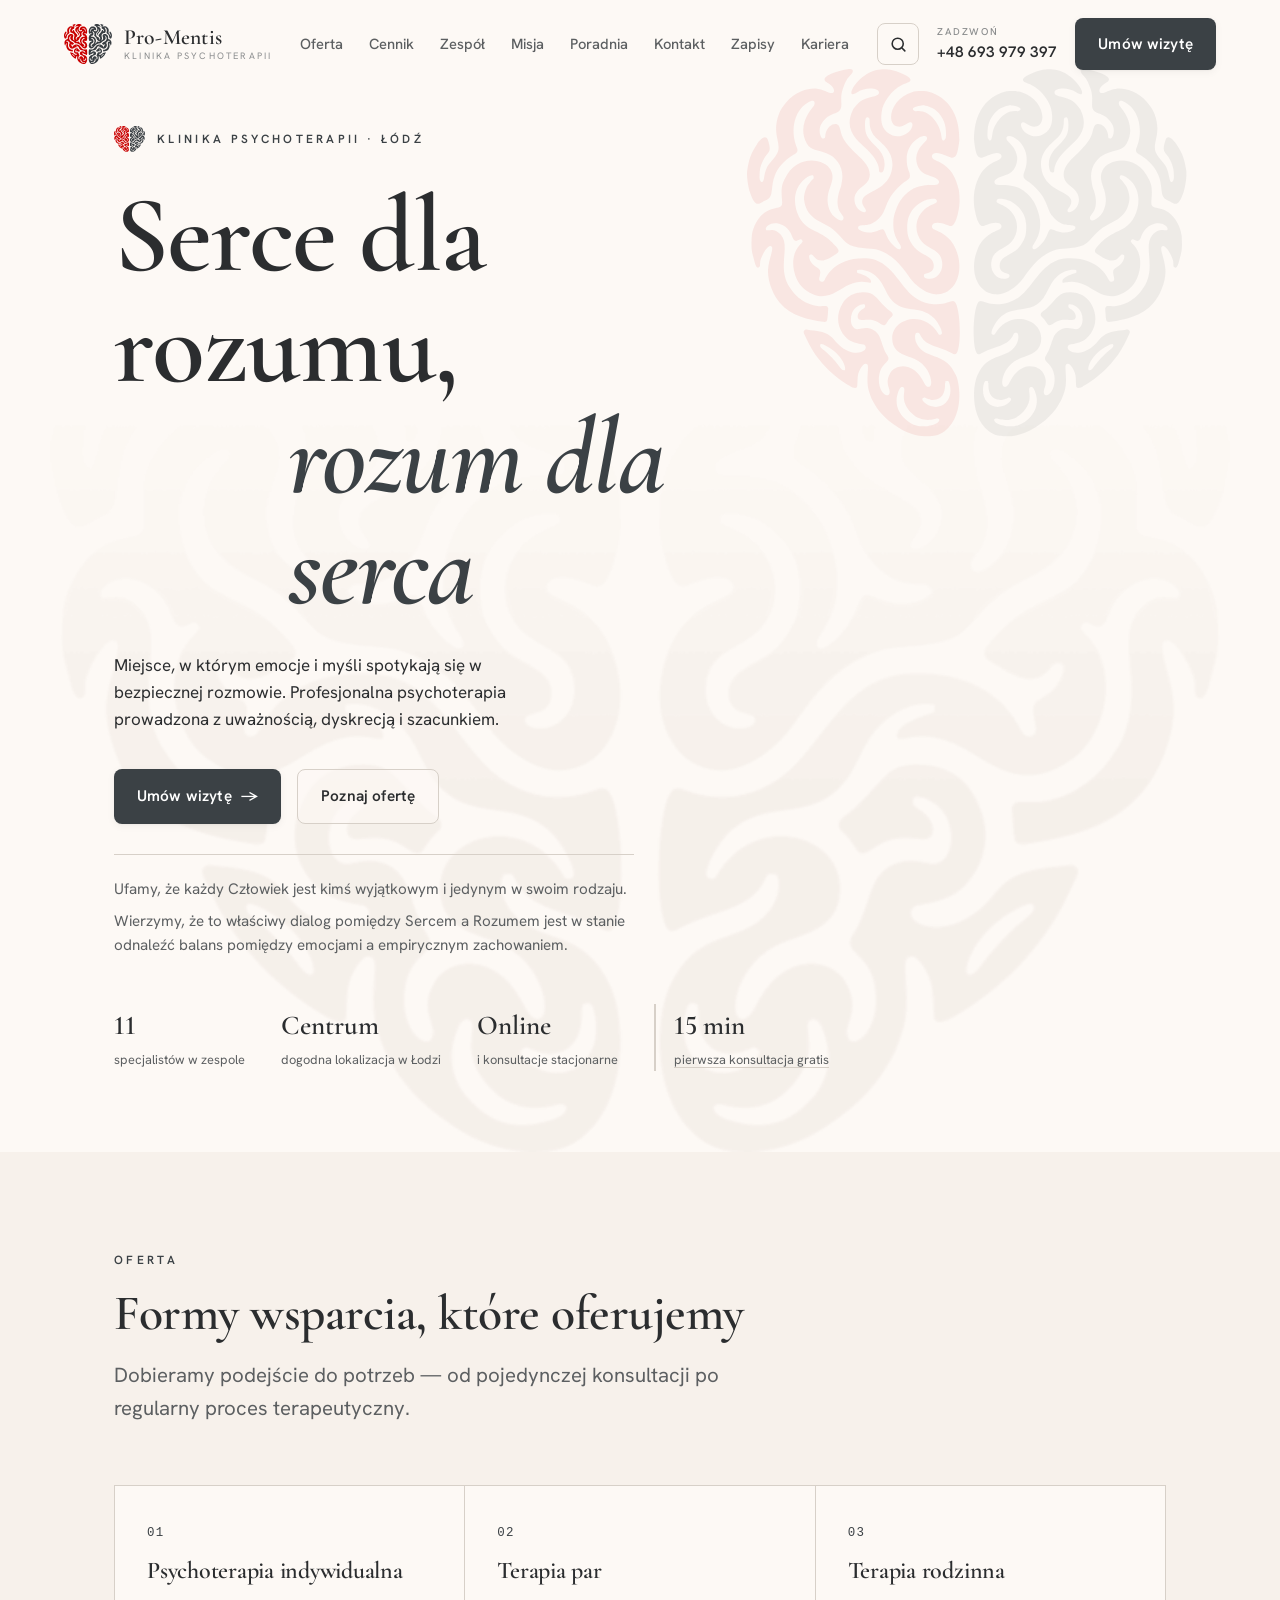
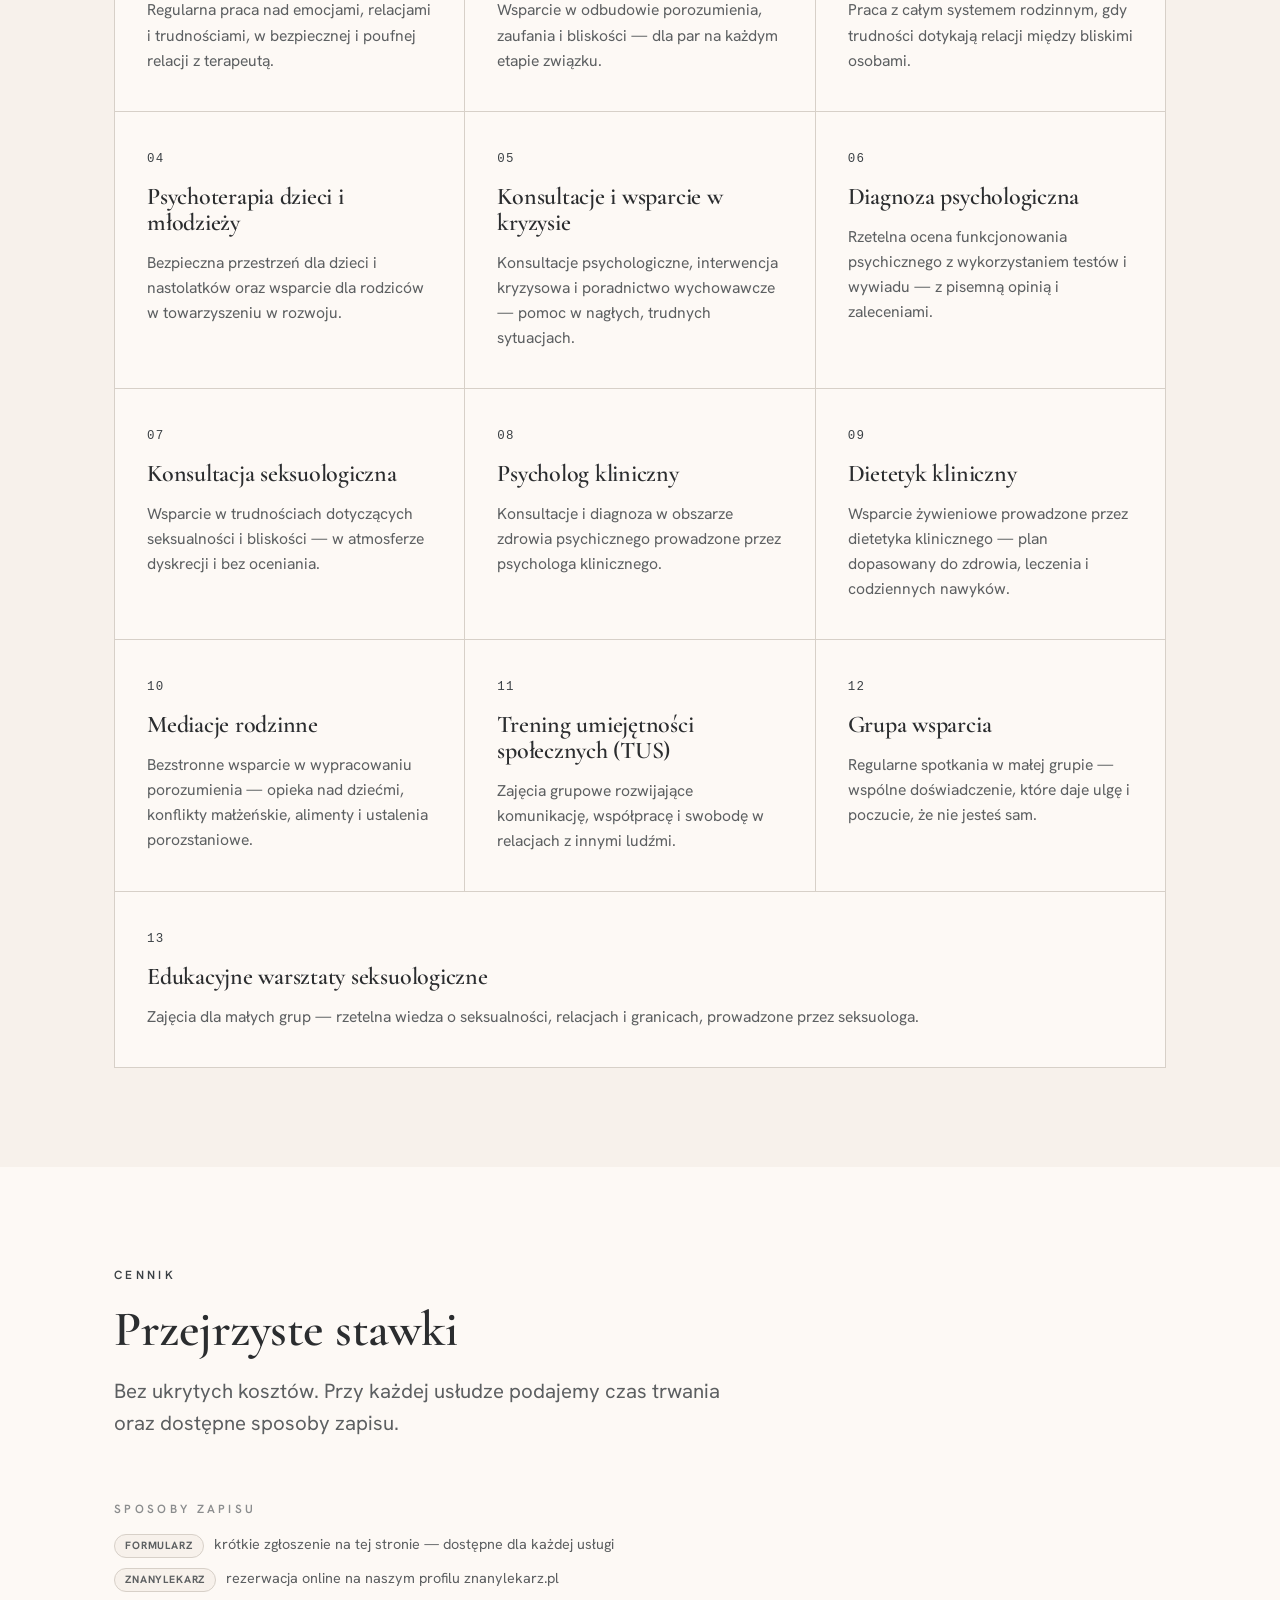
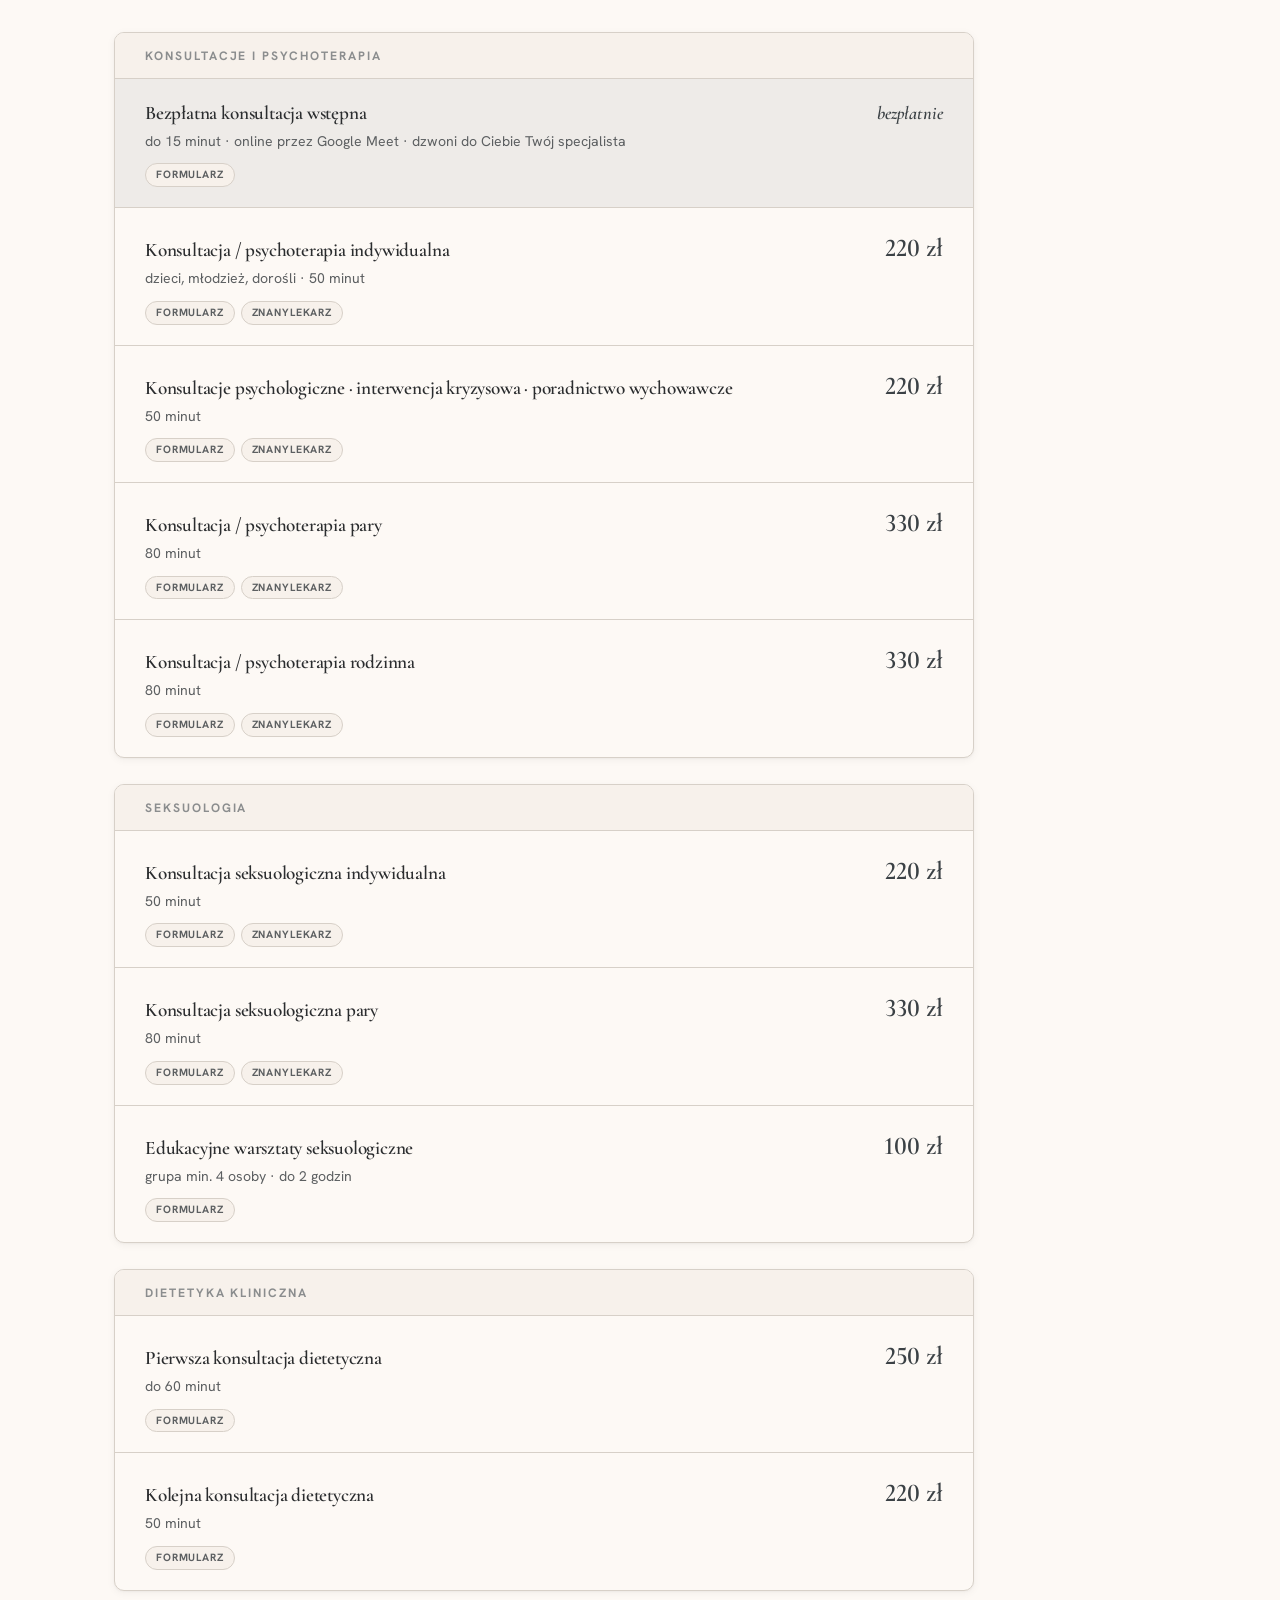
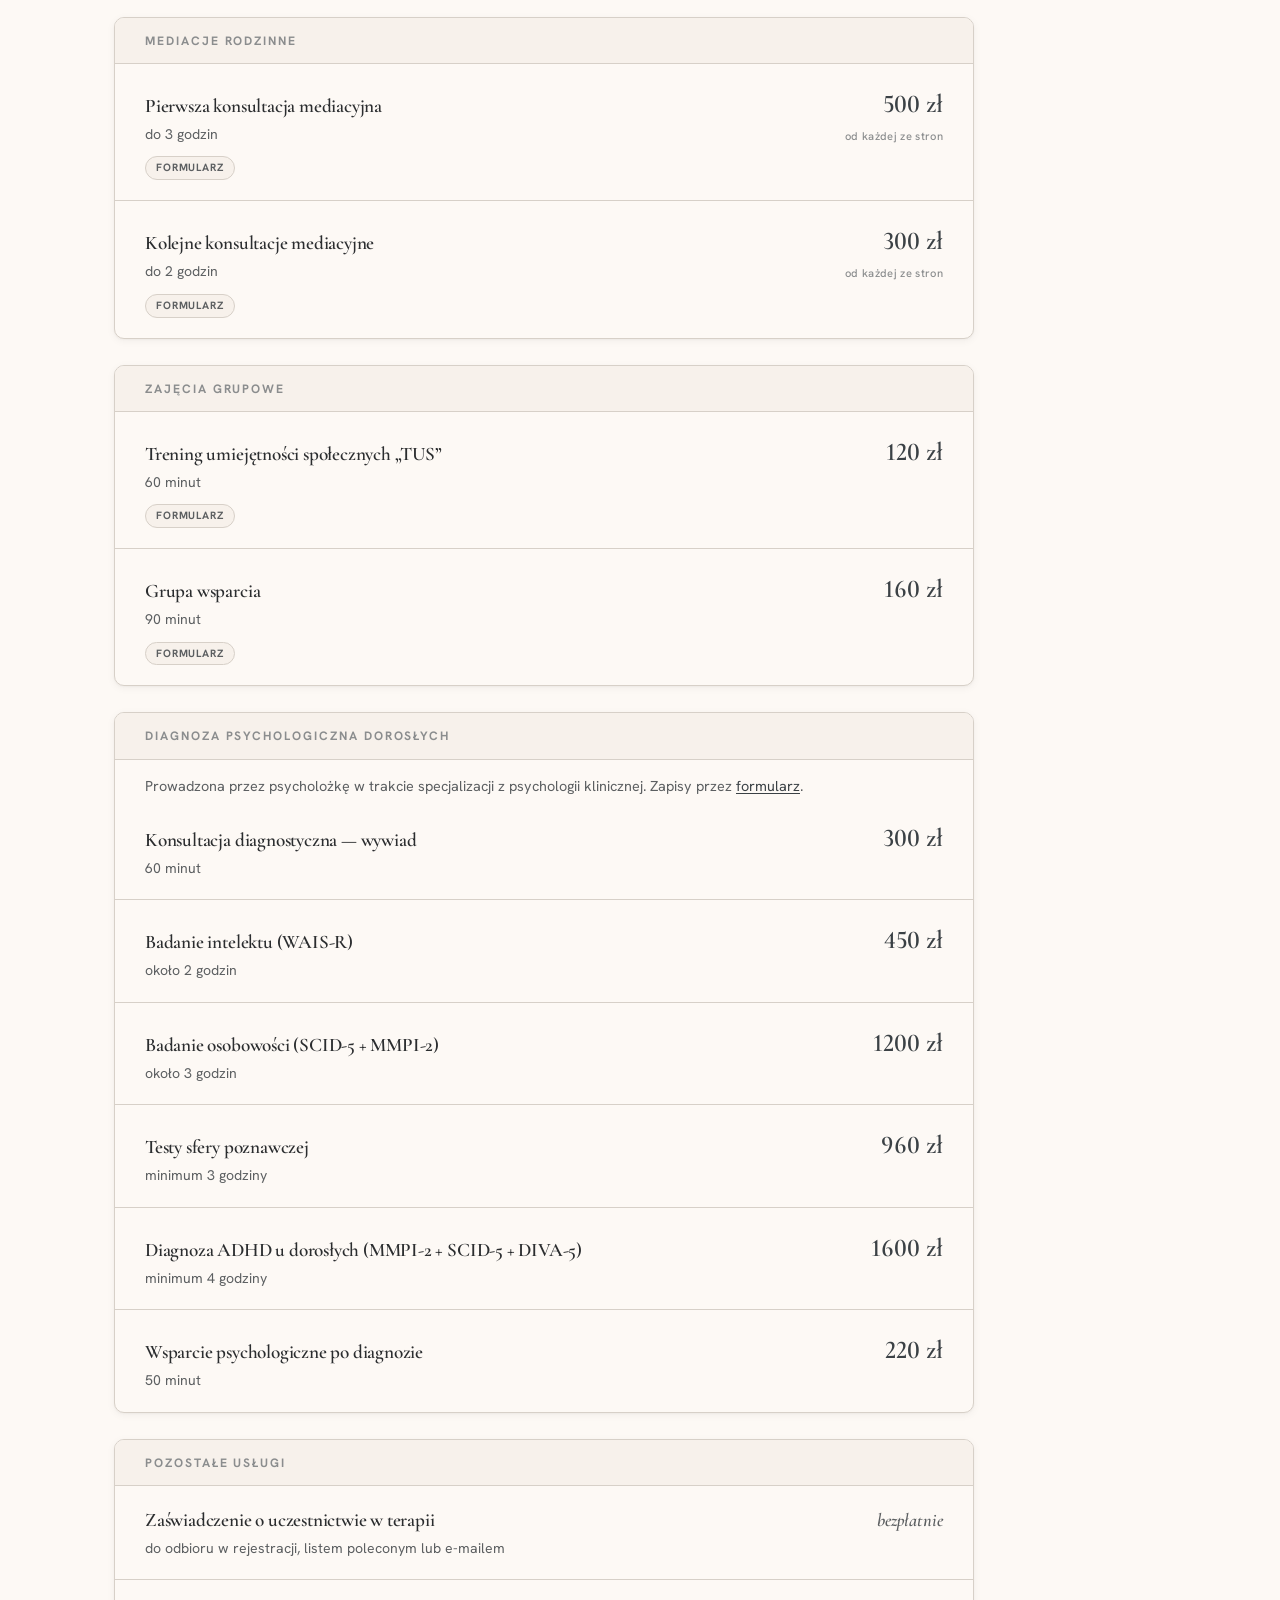
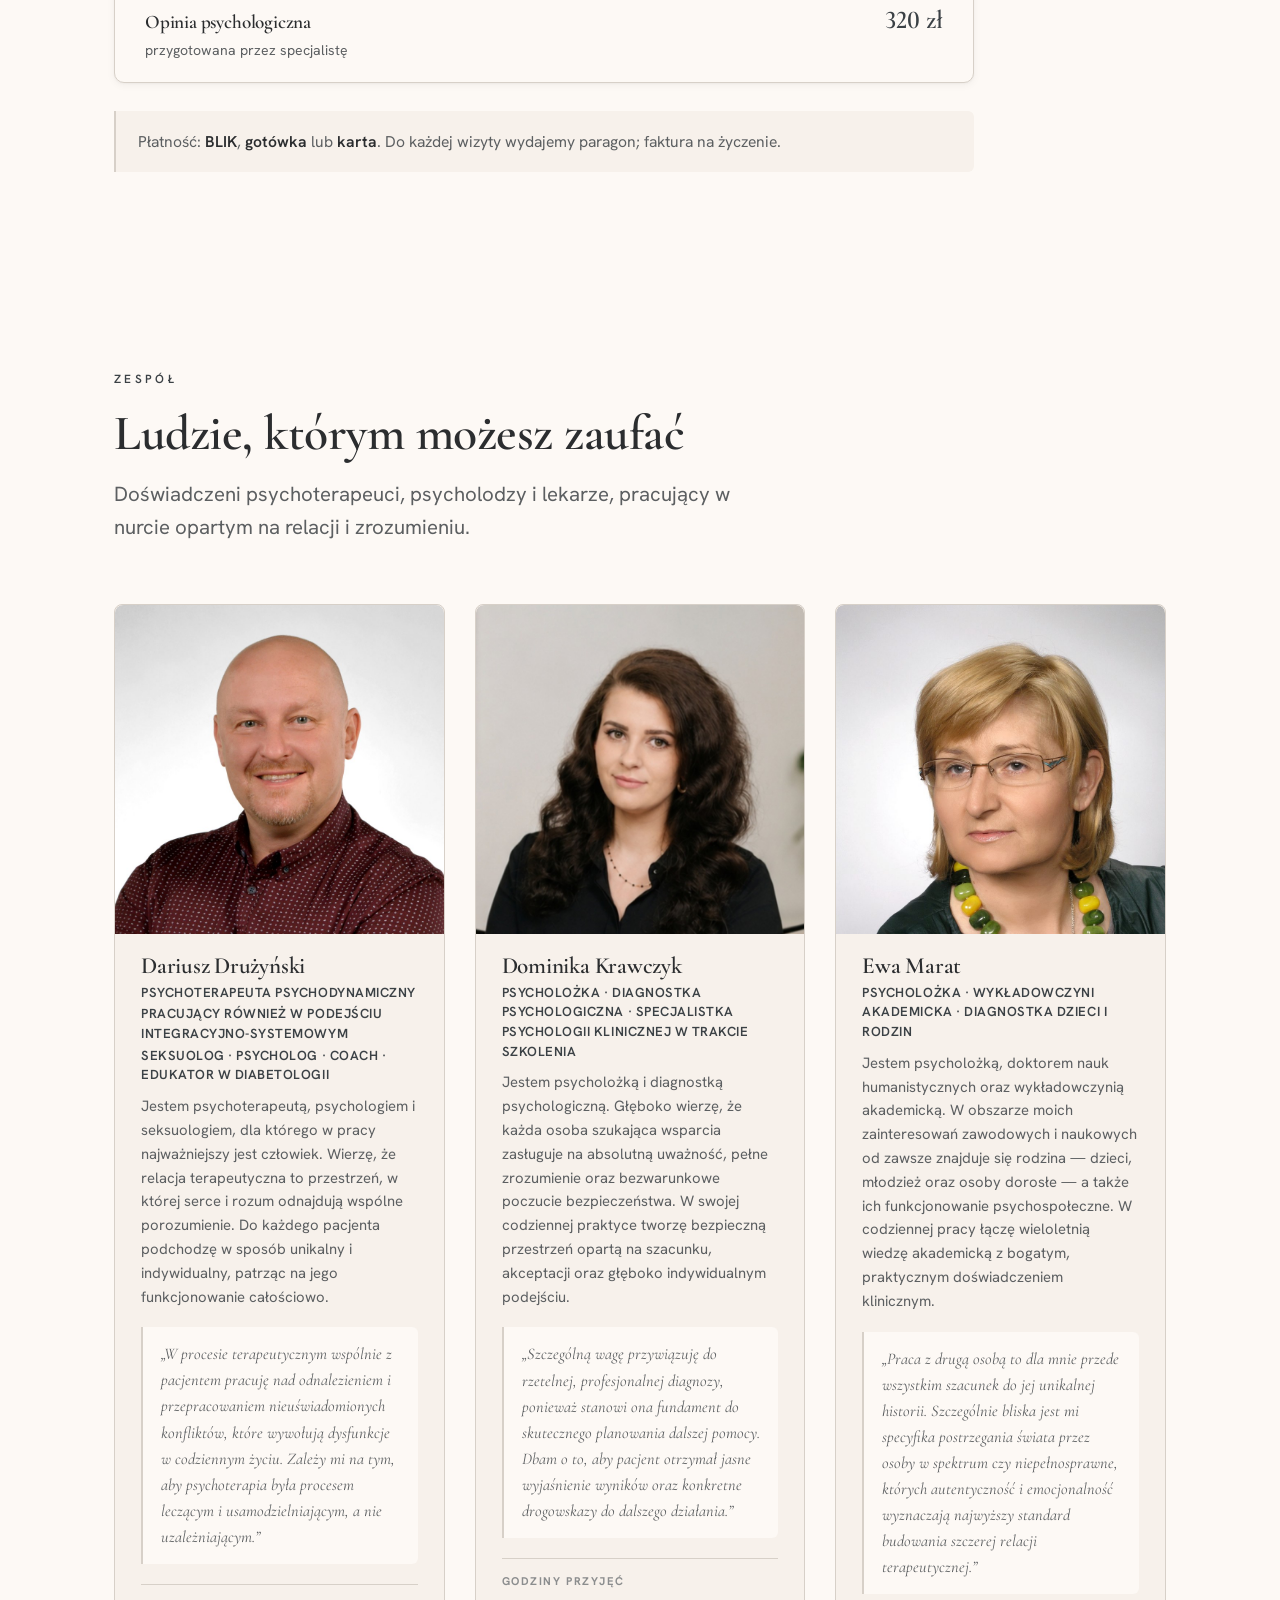
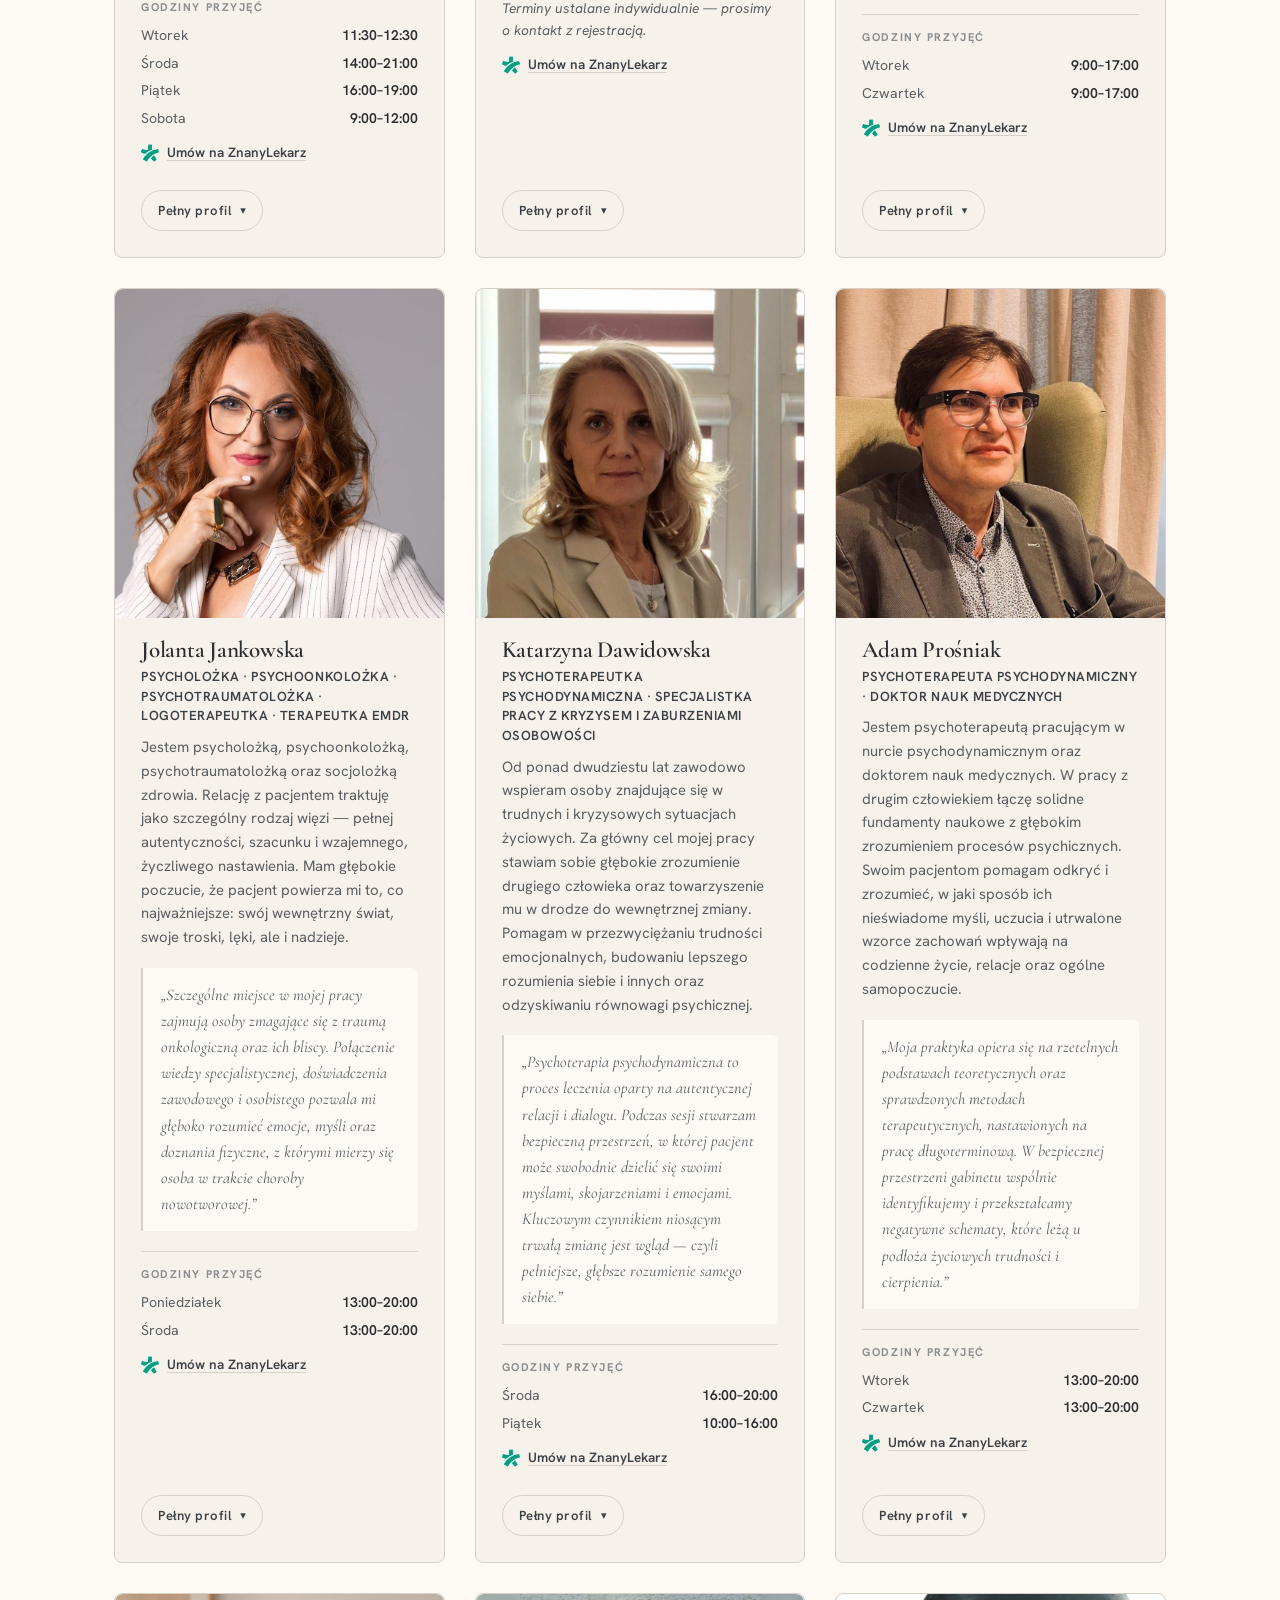
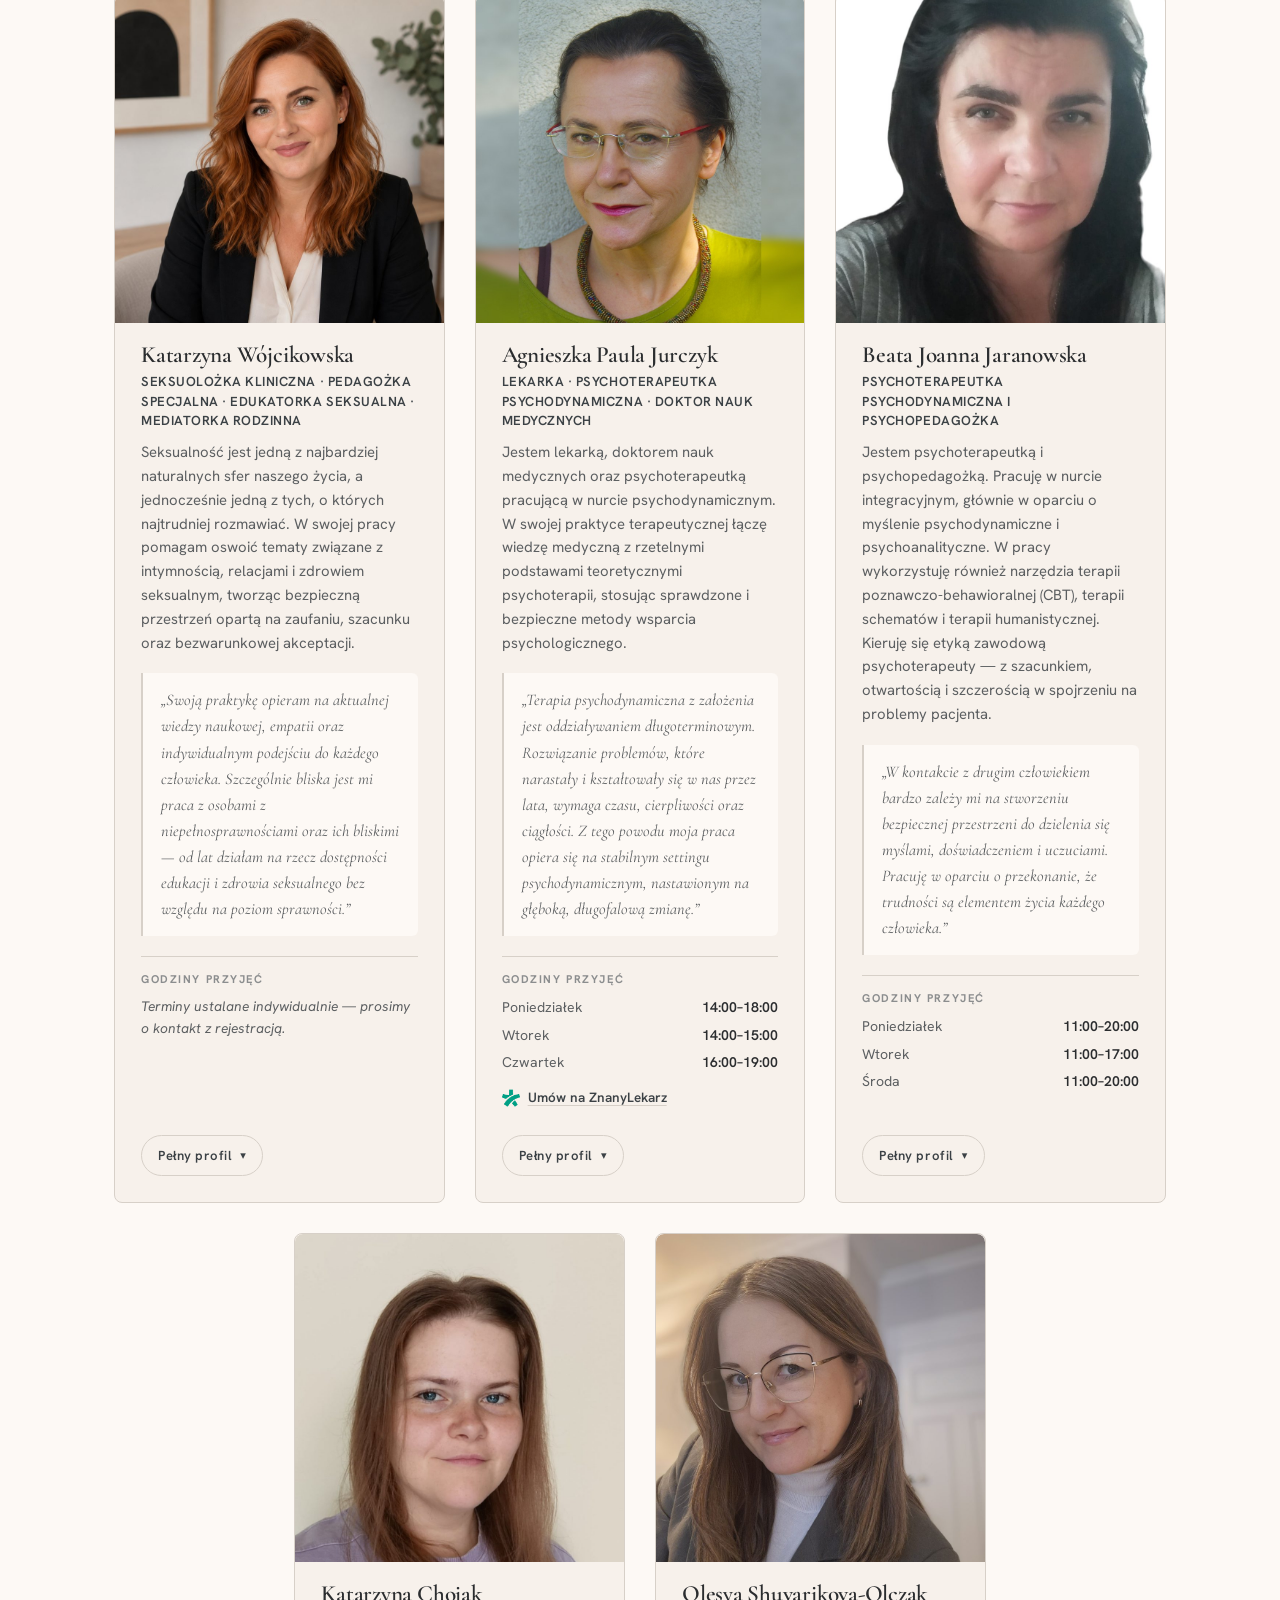
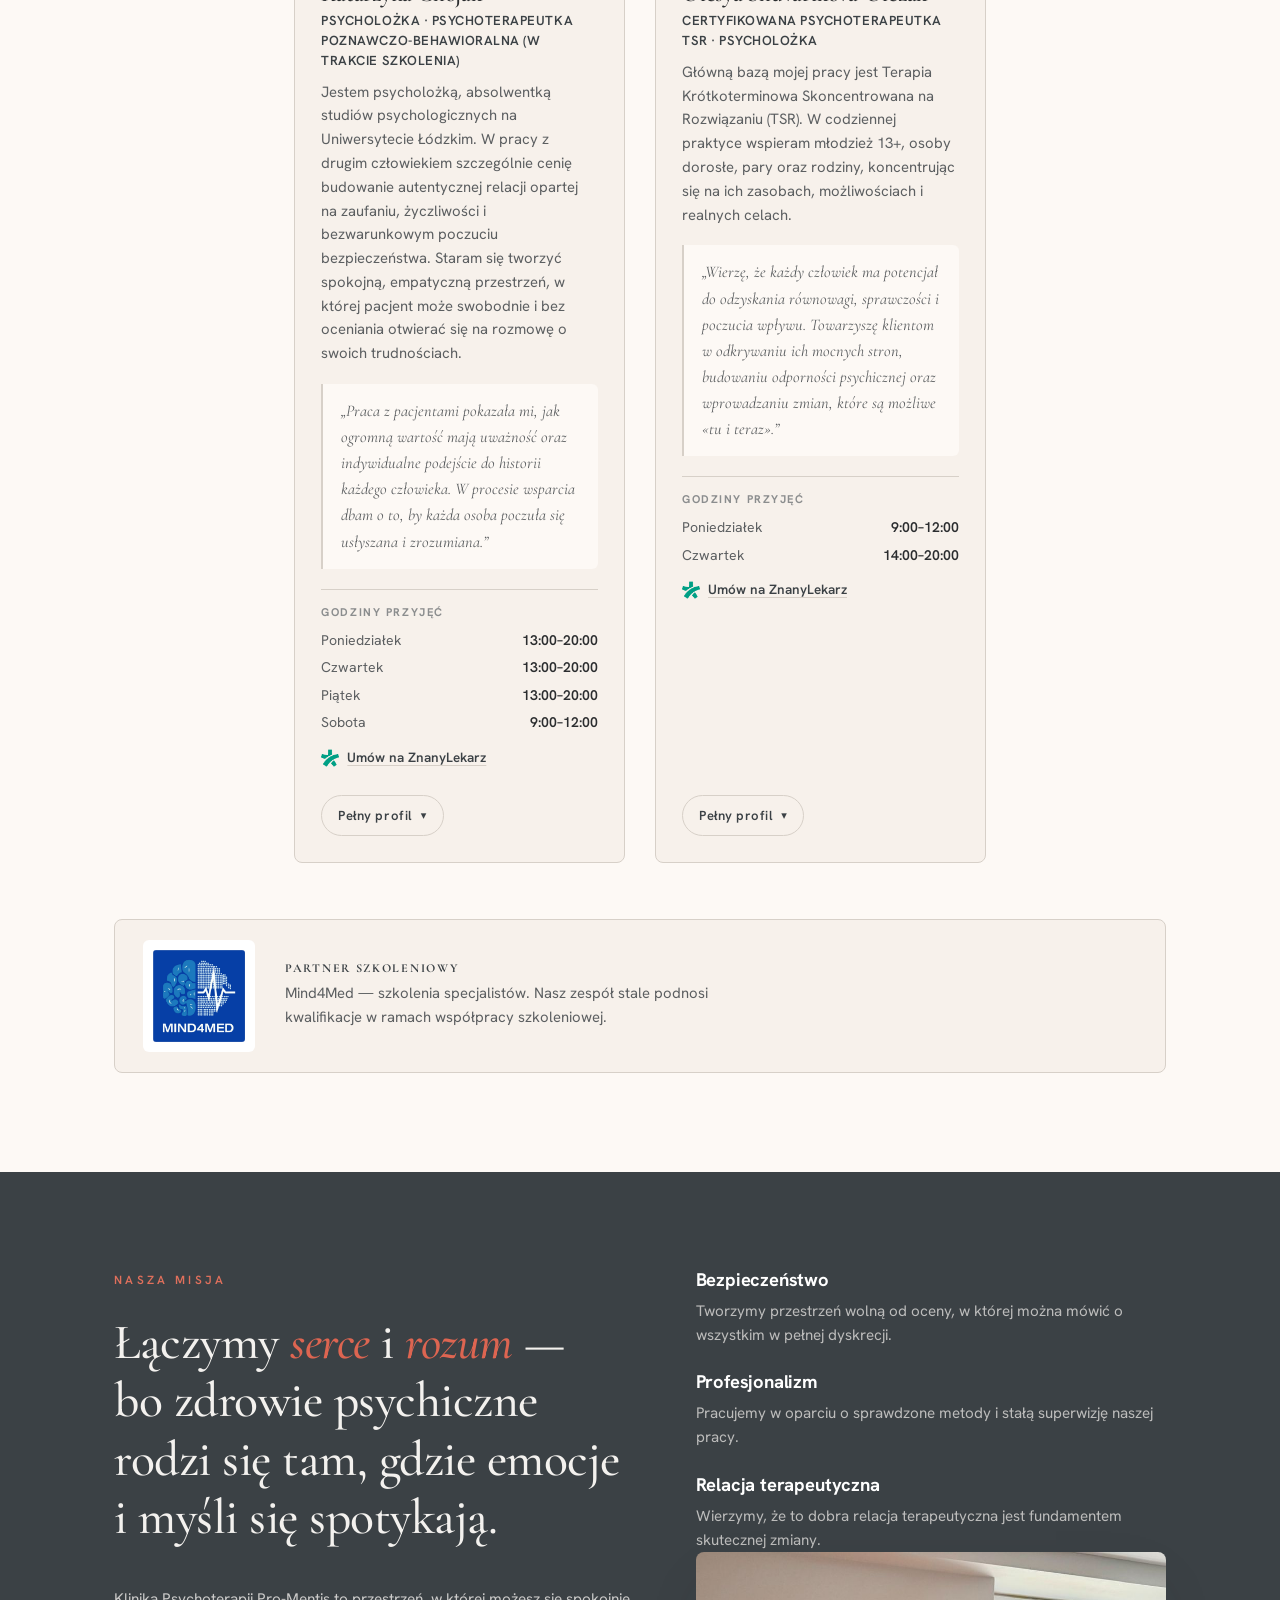
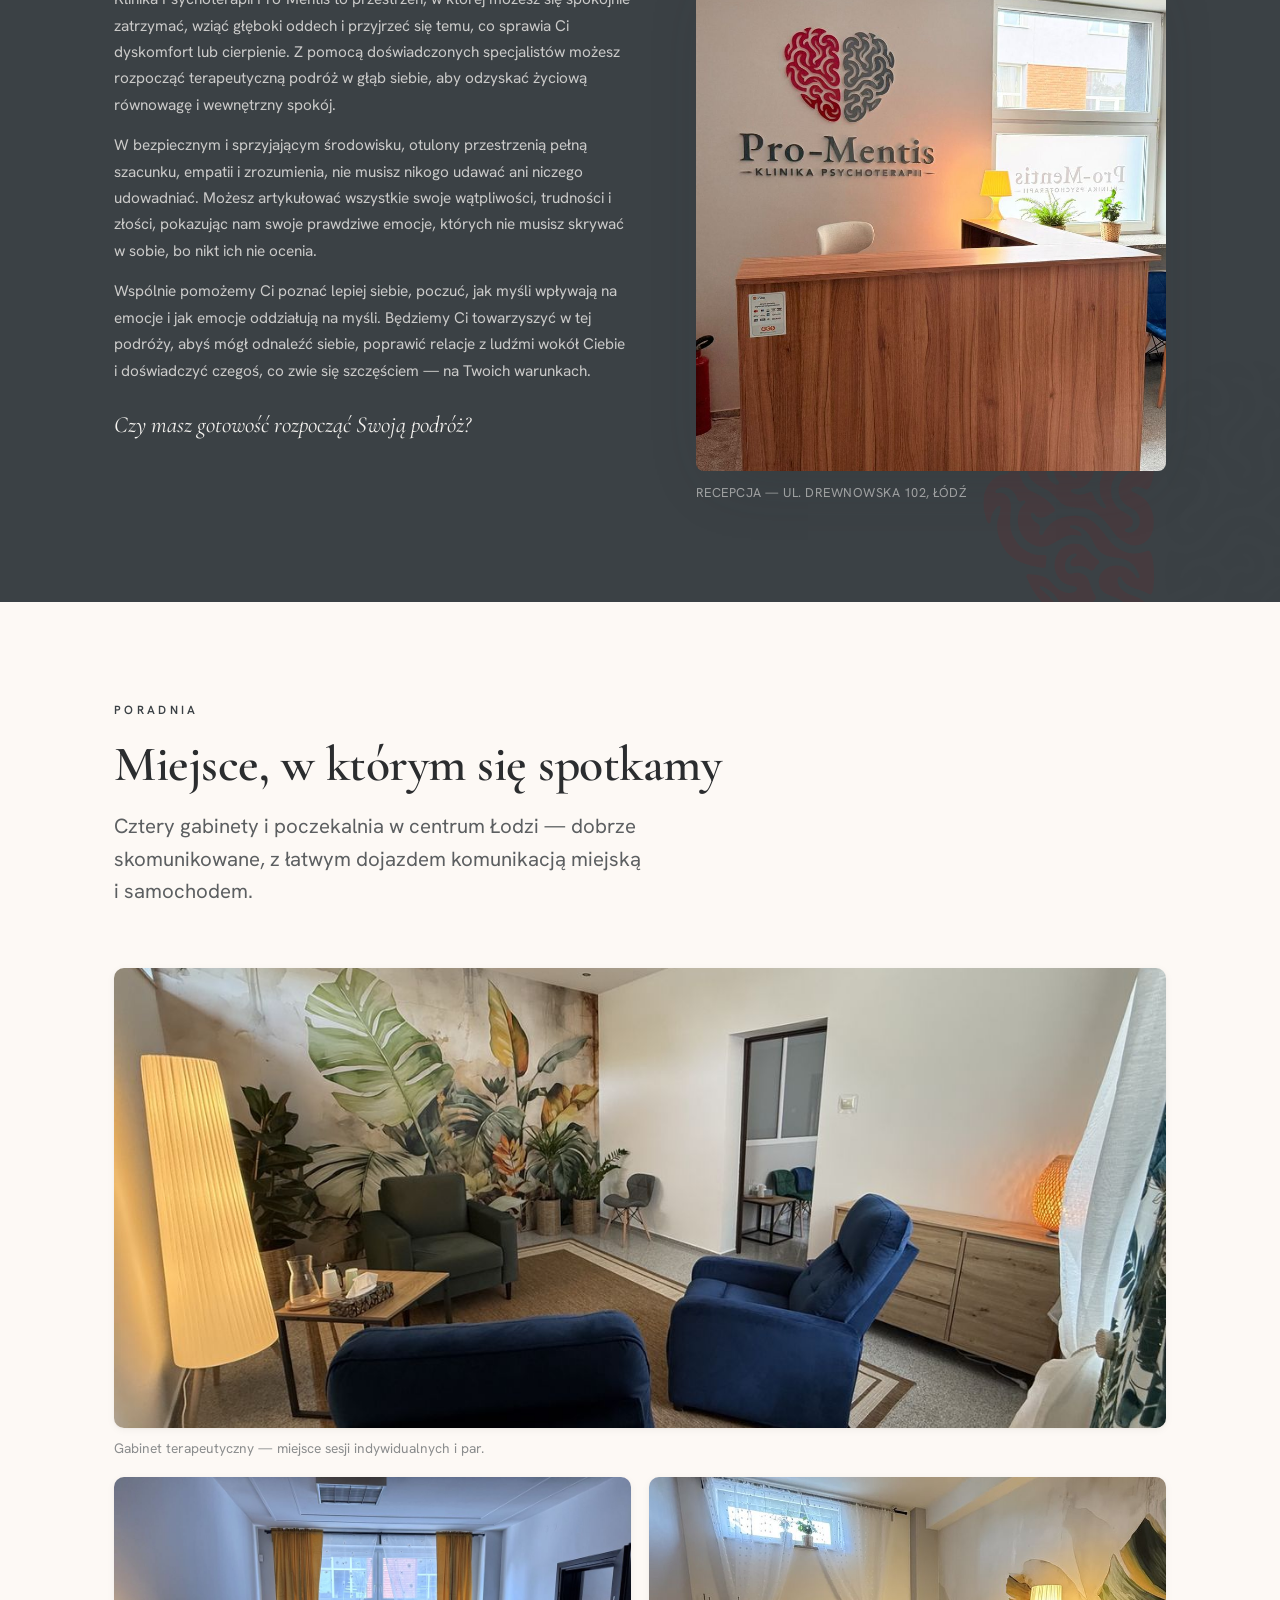
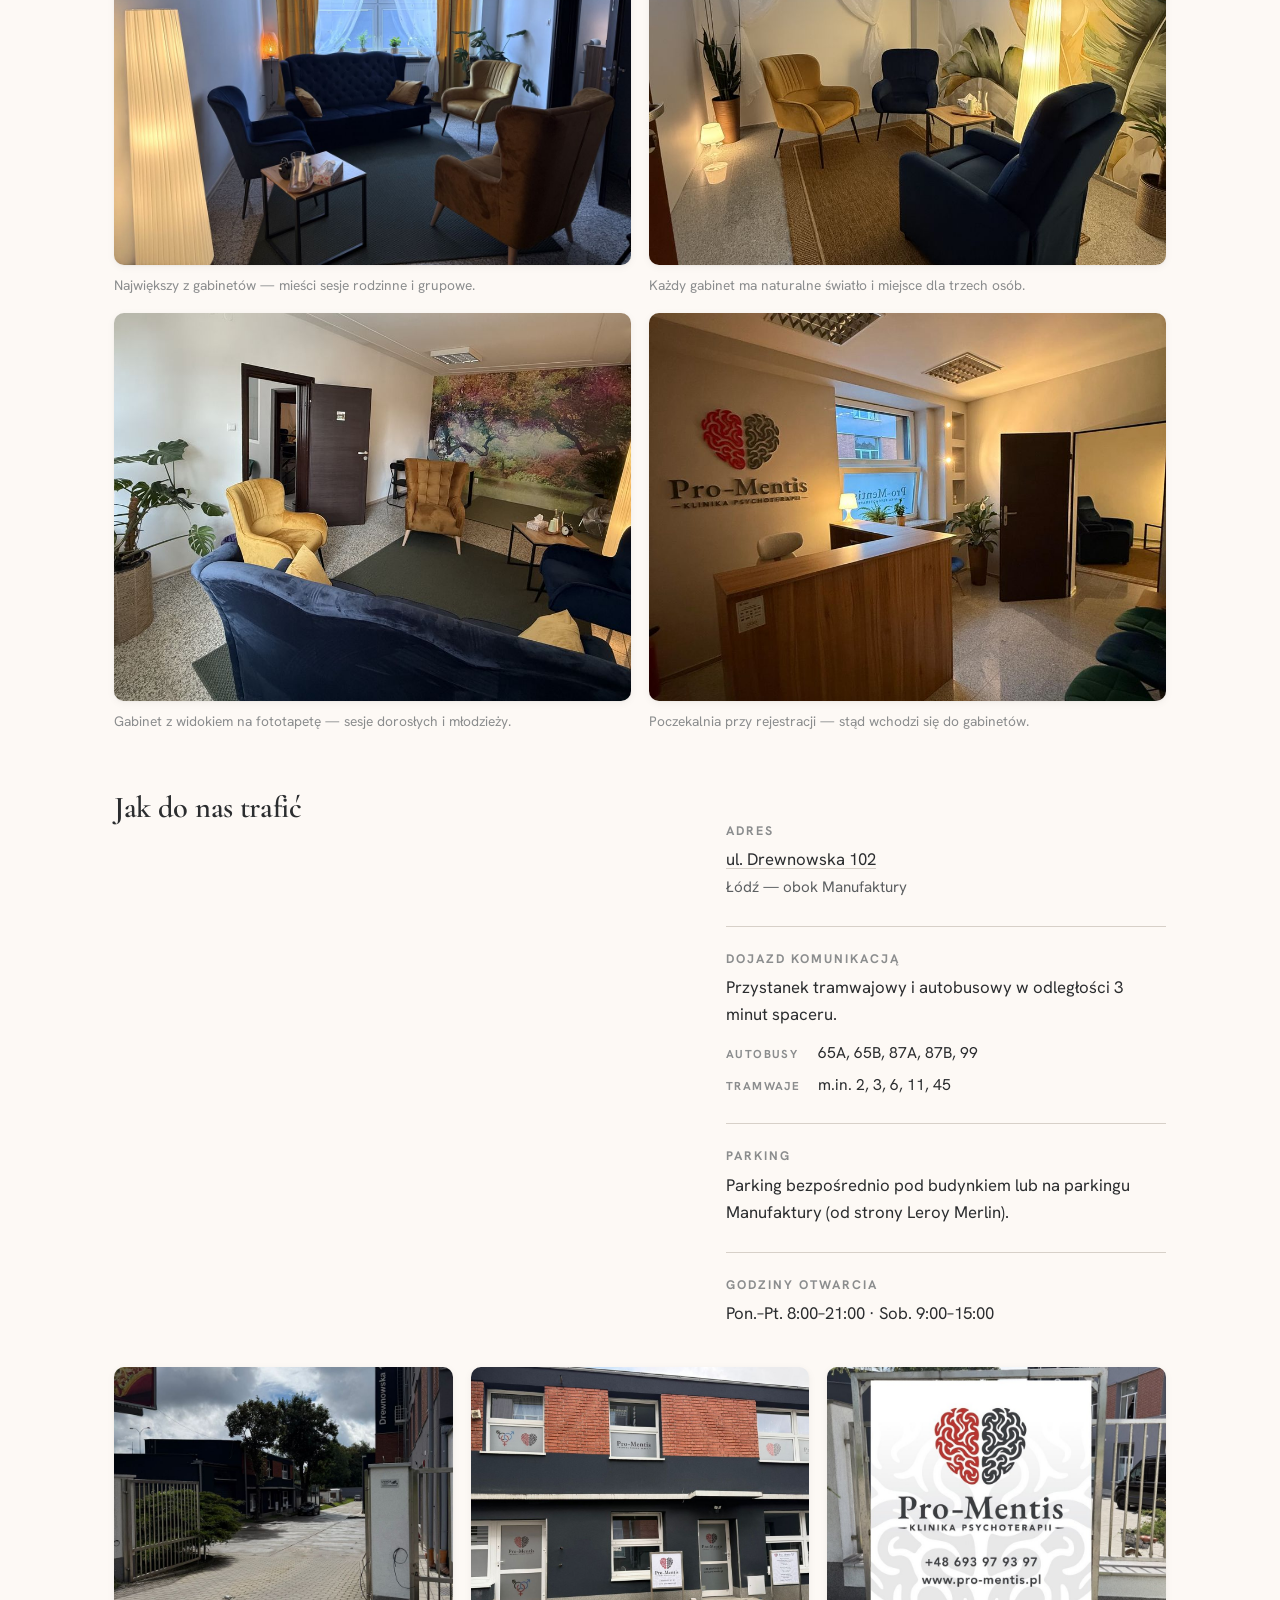
<file: index.html>
<!DOCTYPE html>
<html lang="pl"
      data-atmo="cream"
      data-accent="minimal"
      data-anim="scale"
      data-shape="sharp"
      data-density="regular"
      data-font="cormorant"
      data-bodyfont="hanken">
<head>
<meta charset="UTF-8">
<meta name="viewport" content="width=device-width, initial-scale=1.0">
<title>Pro-Mentis — Klinika Psychoterapii</title>
<meta name="description" content="Pro-Mentis — Klinika Psychoterapii w centrum Łodzi. Serce dla rozumu, rozum dla serca.">
<link rel="icon" type="image/svg+xml" href="assets/img/logo-heart.svg">
<link rel="preconnect" href="https://fonts.googleapis.com">
<link rel="preconnect" href="https://fonts.gstatic.com" crossorigin>
<link href="https://fonts.googleapis.com/css2?family=Cormorant+Garamond:ital,wght@0,500;0,600;0,700;1,500;1,600&family=Lora:ital,wght@0,500;0,600;1,500&family=Playfair+Display:ital,wght@0,600;0,700;1,600&family=Hanken+Grotesk:wght@400;500;600;700&family=Mulish:wght@400;500;600;700&family=Work+Sans:wght@400;500;600;700&display=swap" rel="stylesheet">
<link rel="stylesheet" href="assets/css/styles.css?v=4">
<link rel="stylesheet" href="assets/css/variants.css?v=3">
<script>
/* Włącza animacje wejścia dopiero, gdy JS działa. Przy wyłączonym lub
   zablokowanym JS klasa się nie pojawi i cała treść zostaje widoczna. */
document.documentElement.className += ' js-anim';
</script>
</head>
<body>

<!-- ============ HEADER ============ -->
<header class="site-header" id="header">
  <a class="brand" href="#top" aria-label="Pro-Mentis — strona główna">
    <img src="assets/img/logo-heart.svg" alt="">
    <span class="brand-text">
      <b>Pro-Mentis</b>
      <span>Klinika Psychoterapii</span>
    </span>
  </a>

  <nav class="nav" id="nav-main" aria-label="Główna nawigacja">
    <div class="nav-links">
      <a href="#oferta">Oferta</a>
      <a href="#cennik">Cennik</a>
      <a href="#zespol">Zespół</a>
      <a href="#misja">Misja</a>
      <a href="#dojazd">Poradnia</a>
      <a href="#kontakt">Kontakt</a>
      <a href="#zapisy">Zapisy</a>
      <a href="kariera.html">Kariera</a>
    </div>
    <a class="nav-phone" href="tel:+48693979397">Zadzwoń: +48 693 979 397</a>
  </nav>

  <div class="header-cta">
    <button class="search-toggle" type="button" data-search-open hidden aria-label="Szukaj na stronie" title="Szukaj (Ctrl+K)">
      <svg viewBox="0 0 24 24" fill="none" stroke="currentColor" stroke-width="2" stroke-linecap="round" aria-hidden="true"><circle cx="11" cy="11" r="7"/><path d="m20 20-3.6-3.6"/></svg>
    </button>
    <a class="phone-link" href="tel:+48693979397">
      <span class="phone-text"><small>Zadzwoń</small>+48 693 979 397</span>
    </a>
    <a class="btn btn-primary" data-book href="#zapisy">Umów wizytę</a>
    <button class="menu-toggle" type="button" aria-label="Menu nawigacji" aria-expanded="false" aria-controls="nav-main">
      <span></span><span></span><span></span>
    </button>
  </div>
</header>

<main id="top">

  <!-- ============ HERO ============ -->
  <section class="hero wrap" id="hero" data-hero="editorial" data-screen-label="Hero">
    <img class="hero-bg-heart" src="assets/img/logo-heart.svg" alt="" aria-hidden="true">
    <div class="hero-inner">
      <div class="hero-content reveal">
        <span class="hero-eyebrow eyebrow">
          <img class="heart-mini" src="assets/img/logo-heart.svg" alt="">
          Klinika Psychoterapii · Łódź
        </span>
        <h1 class="hero-title">
          Serce dla rozumu,
          <span class="l2"><em>rozum dla serca</em></span>
        </h1>
        <p class="hero-lede">
          Miejsce, w którym emocje i myśli spotykają się w bezpiecznej rozmowie.
          Profesjonalna psychoterapia prowadzona z uważnością, dyskrecją i szacunkiem.
        </p>
        <div class="hero-actions">
          <a class="btn btn-primary" data-book href="#zapisy">Umów wizytę <span class="arrow">→</span></a>
          <a class="btn btn-ghost" href="#oferta">Poznaj ofertę</a>
        </div>
        <div class="hero-credo">
          <p>Ufamy, że każdy Człowiek jest kimś wyjątkowym i jedynym w swoim rodzaju.</p>
          <p>Wierzymy, że to właściwy dialog pomiędzy Sercem a Rozumem jest w stanie odnaleźć balans pomiędzy emocjami a empirycznym zachowaniem.</p>
        </div>
        <div class="hero-meta">
          <div class="mi"><b>11</b><span>specjalistów w zespole</span></div>
          <div class="mi"><b>Centrum</b><span>dogodna lokalizacja w Łodzi</span></div>
          <div class="mi"><b>Online</b><span>i konsultacje stacjonarne</span></div>
          <a class="mi mi-link" href="#zapisy" data-usluga="Bezpłatna konsultacja wstępna (15 min, Google Meet)"><b>15 min</b><span>pierwsza konsultacja gratis</span></a>
        </div>
      </div>
      <div class="hero-art reveal">
        <img class="hero-heart" src="assets/img/logo-heart.svg" alt="" aria-hidden="true">
      </div>
    </div>
  </section>

  <!-- ============ OFERTA ============ -->
  <section class="offer" id="oferta" data-layout="grid" data-screen-label="Oferta">
    <div class="wrap">
      <div class="section-head reveal">
        <span class="eyebrow">Oferta</span>
        <h2 class="section-title">Formy wsparcia, które oferujemy</h2>
        <p class="lede">Dobieramy podejście do potrzeb — od pojedynczej konsultacji po regularny proces terapeutyczny.</p>
      </div>
      <div class="offer-grid reveal">
        <article class="offer-card">
          <span class="num">01</span>
          <h3>Psychoterapia indywidualna</h3>
          <p>Regularna praca nad emocjami, relacjami i trudnościami, w bezpiecznej i poufnej relacji z terapeutą.</p>
        </article>
        <article class="offer-card">
          <span class="num">02</span>
          <h3>Terapia par</h3>
          <p>Wsparcie w odbudowie porozumienia, zaufania i bliskości — dla par na każdym etapie związku.</p>
        </article>
        <article class="offer-card">
          <span class="num">03</span>
          <h3>Terapia rodzinna</h3>
          <p>Praca z całym systemem rodzinnym, gdy trudności dotykają relacji między bliskimi osobami.</p>
        </article>
        <article class="offer-card">
          <span class="num">04</span>
          <h3>Psychoterapia dzieci i młodzieży</h3>
          <p>Bezpieczna przestrzeń dla dzieci i nastolatków oraz wsparcie dla rodziców w towarzyszeniu w rozwoju.</p>
        </article>
        <article class="offer-card">
          <span class="num">05</span>
          <h3>Konsultacje i wsparcie w kryzysie</h3>
          <p>Konsultacje psychologiczne, interwencja kryzysowa i poradnictwo wychowawcze — pomoc w nagłych, trudnych sytuacjach.</p>
        </article>
        <article class="offer-card">
          <span class="num">06</span>
          <h3>Diagnoza psychologiczna</h3>
          <p>Rzetelna ocena funkcjonowania psychicznego z wykorzystaniem testów i wywiadu — z pisemną opinią i zaleceniami.</p>
        </article>
        <article class="offer-card">
          <span class="num">07</span>
          <h3>Konsultacja seksuologiczna</h3>
          <p>Wsparcie w trudnościach dotyczących seksualności i bliskości — w atmosferze dyskrecji i bez oceniania.</p>
        </article>
        <article class="offer-card">
          <span class="num">08</span>
          <h3>Psycholog kliniczny</h3>
          <p>Konsultacje i diagnoza w obszarze zdrowia psychicznego prowadzone przez psychologa klinicznego.</p>
        </article>
        <article class="offer-card">
          <span class="num">09</span>
          <h3>Dietetyk kliniczny</h3>
          <p>Wsparcie żywieniowe prowadzone przez dietetyka klinicznego — plan dopasowany do zdrowia, leczenia i codziennych nawyków.</p>
        </article>
        <article class="offer-card">
          <span class="num">10</span>
          <h3>Mediacje rodzinne</h3>
          <p>Bezstronne wsparcie w wypracowaniu porozumienia — opieka nad dziećmi, konflikty małżeńskie, alimenty i ustalenia porozstaniowe.</p>
        </article>
        <article class="offer-card">
          <span class="num">11</span>
          <h3>Trening umiejętności społecznych (TUS)</h3>
          <p>Zajęcia grupowe rozwijające komunikację, współpracę i swobodę w relacjach z innymi ludźmi.</p>
        </article>
        <article class="offer-card">
          <span class="num">12</span>
          <h3>Grupa wsparcia</h3>
          <p>Regularne spotkania w małej grupie — wspólne doświadczenie, które daje ulgę i poczucie, że nie jesteś sam.</p>
        </article>
        <article class="offer-card">
          <span class="num">13</span>
          <h3>Edukacyjne warsztaty seksuologiczne</h3>
          <p>Zajęcia dla małych grup — rzetelna wiedza o seksualności, relacjach i granicach, prowadzone przez seksuologa.</p>
        </article>
      </div>
    </div>
  </section>

  <!-- ============ CENNIK ============ -->
  <section class="pricing wrap" id="cennik" data-screen-label="Cennik">
    <div class="section-head reveal">
      <span class="eyebrow">Cennik</span>
      <h2 class="section-title">Przejrzyste stawki</h2>
      <p class="lede">Bez ukrytych kosztów. Przy każdej usłudze podajemy czas trwania oraz dostępne sposoby zapisu.</p>
    </div>

    <div class="price-legend reveal">
      <span class="eyebrow muted">Sposoby zapisu</span>
      <ul>
        <li><a class="tag tag-link" href="#zapisy">Formularz</a><span>krótkie zgłoszenie na tej stronie — dostępne dla każdej usługi</span></li>
        <li><a class="tag tag-link" href="https://www.znanylekarz.pl/placowki/pro-mentis" target="_blank" rel="noopener nofollow">ZnanyLekarz</a><span>rezerwacja online na naszym profilu znanylekarz.pl</span></li>
      </ul>
    </div>

    <div class="price-groups reveal">

      <section class="price-group">
        <h3 class="price-group-head">Konsultacje i psychoterapia</h3>
        <div class="price-row price-row-free">
          <div class="price-info">
            <h4>Bezpłatna konsultacja wstępna</h4>
            <span class="price-dur">do 15 minut · online przez Google Meet · dzwoni do Ciebie Twój specjalista</span>
            <span class="price-book"><a class="tag tag-link" href="#zapisy" data-usluga="Bezpłatna konsultacja wstępna (15 min, Google Meet)">Formularz</a></span>
          </div>
          <span class="price-amount price-free">bezpłatnie</span>
        </div>
        <div class="price-row">
          <div class="price-info">
            <h4>Konsultacja / psychoterapia indywidualna</h4>
            <span class="price-dur">dzieci, młodzież, dorośli · 50 minut</span>
            <span class="price-book"><a class="tag tag-link" href="#zapisy" data-usluga="Psychoterapia indywidualna">Formularz</a><a class="tag tag-link" href="https://www.znanylekarz.pl/placowki/pro-mentis" target="_blank" rel="noopener nofollow" title="Umów wizytę na ZnanyLekarz">ZnanyLekarz</a></span>
          </div>
          <span class="price-amount">220 zł</span>
        </div>
        <div class="price-row">
          <div class="price-info">
            <h4>Konsultacje psychologiczne · interwencja kryzysowa · poradnictwo wychowawcze</h4>
            <span class="price-dur">50 minut</span>
            <span class="price-book"><a class="tag tag-link" href="#zapisy" data-usluga="Konsultacje i wsparcie w kryzysie">Formularz</a><a class="tag tag-link" href="https://www.znanylekarz.pl/placowki/pro-mentis" target="_blank" rel="noopener nofollow" title="Umów wizytę na ZnanyLekarz">ZnanyLekarz</a></span>
          </div>
          <span class="price-amount">220 zł</span>
        </div>
        <div class="price-row">
          <div class="price-info">
            <h4>Konsultacja / psychoterapia pary</h4>
            <span class="price-dur">80 minut</span>
            <span class="price-book"><a class="tag tag-link" href="#zapisy" data-usluga="Terapia par">Formularz</a><a class="tag tag-link" href="https://www.znanylekarz.pl/placowki/pro-mentis" target="_blank" rel="noopener nofollow" title="Umów wizytę na ZnanyLekarz">ZnanyLekarz</a></span>
          </div>
          <span class="price-amount">330 zł</span>
        </div>
        <div class="price-row">
          <div class="price-info">
            <h4>Konsultacja / psychoterapia rodzinna</h4>
            <span class="price-dur">80 minut</span>
            <span class="price-book"><a class="tag tag-link" href="#zapisy" data-usluga="Terapia rodzinna">Formularz</a><a class="tag tag-link" href="https://www.znanylekarz.pl/placowki/pro-mentis" target="_blank" rel="noopener nofollow" title="Umów wizytę na ZnanyLekarz">ZnanyLekarz</a></span>
          </div>
          <span class="price-amount">330 zł</span>
        </div>
      </section>

      <section class="price-group">
        <h3 class="price-group-head">Seksuologia</h3>
        <div class="price-row">
          <div class="price-info">
            <h4>Konsultacja seksuologiczna indywidualna</h4>
            <span class="price-dur">50 minut</span>
            <span class="price-book"><a class="tag tag-link" href="#zapisy" data-usluga="Konsultacja seksuologiczna">Formularz</a><a class="tag tag-link" href="https://www.znanylekarz.pl/dariusz-druzynski/seksuolog-psycholog/lodz" target="_blank" rel="noopener nofollow" title="Umów konsultację u Dariusza Drużyńskiego na ZnanyLekarz">ZnanyLekarz</a></span>
          </div>
          <span class="price-amount">220 zł</span>
        </div>
        <div class="price-row">
          <div class="price-info">
            <h4>Konsultacja seksuologiczna pary</h4>
            <span class="price-dur">80 minut</span>
            <span class="price-book"><a class="tag tag-link" href="#zapisy" data-usluga="Konsultacja seksuologiczna">Formularz</a><a class="tag tag-link" href="https://www.znanylekarz.pl/dariusz-druzynski/seksuolog-psycholog/lodz" target="_blank" rel="noopener nofollow" title="Umów konsultację u Dariusza Drużyńskiego na ZnanyLekarz">ZnanyLekarz</a></span>
          </div>
          <span class="price-amount">330 zł</span>
        </div>
        <div class="price-row">
          <div class="price-info">
            <h4>Edukacyjne warsztaty seksuologiczne</h4>
            <span class="price-dur">grupa min. 4 osoby · do 2 godzin</span>
            <span class="price-book"><a class="tag tag-link" href="#zapisy" data-usluga="Edukacyjne warsztaty seksuologiczne">Formularz</a></span>
          </div>
          <span class="price-amount">100 zł</span>
        </div>
      </section>

      <section class="price-group">
        <h3 class="price-group-head">Dietetyka kliniczna</h3>
        <div class="price-row">
          <div class="price-info">
            <h4>Pierwsza konsultacja dietetyczna</h4>
            <span class="price-dur">do 60 minut</span>
            <span class="price-book"><a class="tag tag-link" href="#zapisy" data-usluga="Dietetyk kliniczny">Formularz</a></span>
          </div>
          <span class="price-amount">250 zł</span>
        </div>
        <div class="price-row">
          <div class="price-info">
            <h4>Kolejna konsultacja dietetyczna</h4>
            <span class="price-dur">50 minut</span>
            <span class="price-book"><a class="tag tag-link" href="#zapisy" data-usluga="Dietetyk kliniczny">Formularz</a></span>
          </div>
          <span class="price-amount">220 zł</span>
        </div>
      </section>

      <section class="price-group">
        <h3 class="price-group-head">Mediacje rodzinne</h3>
        <div class="price-row">
          <div class="price-info">
            <h4>Pierwsza konsultacja mediacyjna</h4>
            <span class="price-dur">do 3 godzin</span>
            <span class="price-book"><a class="tag tag-link" href="#zapisy" data-usluga="Mediacje rodzinne">Formularz</a></span>
          </div>
          <span class="price-amount">500 zł<small>od każdej ze stron</small></span>
        </div>
        <div class="price-row">
          <div class="price-info">
            <h4>Kolejne konsultacje mediacyjne</h4>
            <span class="price-dur">do 2 godzin</span>
            <span class="price-book"><a class="tag tag-link" href="#zapisy" data-usluga="Mediacje rodzinne">Formularz</a></span>
          </div>
          <span class="price-amount">300 zł<small>od każdej ze stron</small></span>
        </div>
      </section>

      <section class="price-group">
        <h3 class="price-group-head">Zajęcia grupowe</h3>
        <div class="price-row">
          <div class="price-info">
            <h4>Trening umiejętności społecznych „TUS”</h4>
            <span class="price-dur">60 minut</span>
            <span class="price-book"><a class="tag tag-link" href="#zapisy" data-usluga="Trening umiejętności społecznych (TUS)">Formularz</a></span>
          </div>
          <span class="price-amount">120 zł</span>
        </div>
        <div class="price-row">
          <div class="price-info">
            <h4>Grupa wsparcia</h4>
            <span class="price-dur">90 minut</span>
            <span class="price-book"><a class="tag tag-link" href="#zapisy" data-usluga="Grupa wsparcia">Formularz</a></span>
          </div>
          <span class="price-amount">160 zł</span>
        </div>
      </section>

      <section class="price-group">
        <h3 class="price-group-head">Diagnoza psychologiczna dorosłych</h3>
        <p class="price-group-note">Prowadzona przez psycholożkę w trakcie specjalizacji z psychologii klinicznej. Zapisy przez <a href="#zapisy" data-usluga="Diagnoza psychologiczna">formularz</a>.</p>
        <div class="price-row">
          <div class="price-info">
            <h4>Konsultacja diagnostyczna — wywiad</h4>
            <span class="price-dur">60 minut</span>
          </div>
          <span class="price-amount">300 zł</span>
        </div>
        <div class="price-row">
          <div class="price-info">
            <h4>Badanie intelektu (WAIS-R)</h4>
            <span class="price-dur">około 2 godzin</span>
          </div>
          <span class="price-amount">450 zł</span>
        </div>
        <div class="price-row">
          <div class="price-info">
            <h4>Badanie osobowości (SCID-5 + MMPI-2)</h4>
            <span class="price-dur">około 3 godzin</span>
          </div>
          <span class="price-amount">1200 zł</span>
        </div>
        <div class="price-row">
          <div class="price-info">
            <h4>Testy sfery poznawczej</h4>
            <span class="price-dur">minimum 3 godziny</span>
          </div>
          <span class="price-amount">960 zł</span>
        </div>
        <div class="price-row">
          <div class="price-info">
            <h4>Diagnoza ADHD u dorosłych (MMPI-2 + SCID-5 + DIVA-5)</h4>
            <span class="price-dur">minimum 4 godziny</span>
          </div>
          <span class="price-amount">1600 zł</span>
        </div>
        <div class="price-row">
          <div class="price-info">
            <h4>Wsparcie psychologiczne po diagnozie</h4>
            <span class="price-dur">50 minut</span>
          </div>
          <span class="price-amount">220 zł</span>
        </div>
      </section>

      <section class="price-group">
        <h3 class="price-group-head">Pozostałe usługi</h3>
        <div class="price-row">
          <div class="price-info">
            <h4>Zaświadczenie o uczestnictwie w terapii</h4>
            <span class="price-dur">do odbioru w rejestracji, listem poleconym lub e-mailem</span>
          </div>
          <span class="price-amount price-free">bezpłatnie</span>
        </div>
        <div class="price-row">
          <div class="price-info">
            <h4>Opinia psychologiczna</h4>
            <span class="price-dur">przygotowana przez specjalistę</span>
          </div>
          <span class="price-amount">320 zł</span>
        </div>
      </section>

    </div>

    <p class="price-note reveal">
      Płatność: <b>BLIK</b>, <b>gotówka</b> lub <b>karta</b>. Do każdej wizyty wydajemy paragon; faktura na życzenie.
    </p>
  </section>

  <!-- ============ ZESPÓŁ ============ -->
  <section class="team wrap" id="zespol" data-layout="grid" data-screen-label="Zespół">
    <div class="section-head reveal">
      <span class="eyebrow">Zespół</span>
      <h2 class="section-title">Ludzie, którym możesz zaufać</h2>
      <p class="lede">Doświadczeni psychoterapeuci, psycholodzy i lekarze, pracujący w nurcie opartym na relacji i zrozumieniu.</p>
    </div>
    <div class="team-grid profiles">

      <article class="member member-detailed reveal" id="spec-dariusz-druzynski">
        <div class="portrait"><img src="assets/img/team/dariusz-druzynski.jpg" alt="Dariusz Drużyński — psychoterapeuta psychodynamiczny, seksuolog i psycholog" loading="lazy"></div>
        <h3>Dariusz Drużyński</h3>
        <span class="role role-stacked">
          <span>Psychoterapeuta psychodynamiczny</span>
          <span>pracujący również w podejściu integracyjno-systemowym</span>
          <span>Seksuolog · Psycholog · Coach · Edukator w diabetologii</span>
        </span>
        <p>Jestem psychoterapeutą, psychologiem i seksuologiem, dla którego w pracy najważniejszy jest człowiek. Wierzę, że relacja terapeutyczna to przestrzeń, w której serce i rozum odnajdują wspólne porozumienie. Do każdego pacjenta podchodzę w sposób unikalny i indywidualny, patrząc na jego funkcjonowanie całościowo.</p>
        <blockquote class="member-quote">W procesie terapeutycznym wspólnie z pacjentem pracuję nad odnalezieniem i przepracowaniem nieuświadomionych konfliktów, które wywołują dysfunkcje w codziennym życiu. Zależy mi na tym, aby psychoterapia była procesem leczącym i usamodzielniającym, a nie uzależniającym.</blockquote>
        <div class="member-hours">
          <h4>Godziny przyjęć</h4>
          <ul>
            <li><span>Wtorek</span><b>11:30–12:30</b></li>
            <li><span>Środa</span><b>14:00–21:00</b></li>
            <li><span>Piątek</span><b>16:00–19:00</b></li>
            <li><span>Sobota</span><b>9:00–12:00</b></li>
          </ul>
          <a class="member-zl" href="https://www.znanylekarz.pl/dariusz-druzynski/seksuolog-psycholog/lodz" target="_blank" rel="noopener nofollow" aria-label="Umów wizytę u Dariusza Drużyńskiego na ZnanyLekarz (otwiera się w nowej karcie)"><img src="assets/img/logo-znanylekarz.png" alt="" width="18" height="18">Umów na ZnanyLekarz</a>
        </div>
        <details class="member-more">
          <summary>Pełny profil</summary>
          <div class="member-more-body">
            <p>W swojej pracy łączę perspektywę psychologiczną, psychoterapeutyczną, seksuologiczną oraz edukację w obszarze diabetologii, indywidualizując podejście do potrzeb i oczekiwań każdego pacjenta. Towarzyszę osobom dorosłym oraz młodzieży powyżej 13. roku życia w lepszym rozumieniu siebie, swoich emocji, potrzeb i relacji — szczególnie w momentach kryzysu, zmiany lub trudności, które zaczynają wpływać na ich codzienne funkcjonowanie.</p>
            <p>Główną bazą mojej pracy jest nurt psychodynamiczny. W codziennej praktyce płynnie integruję narzędzia terapii poznawczo-behawioralnej (CBT), humanistycznej, systemowej oraz Terapii Skoncentrowanej na Rozwiązaniach (TSR), dopasowując je do potrzeb pacjenta. Posiadam blisko 16-letnie doświadczenie jako coach i trener umiejętności psychospołecznych, a przez 17 lat wspierałem pacjentów zmagających się z cukrzycą oraz ich bliskich.</p>
            <div class="member-creds">
              <h4>Wykształcenie i kwalifikacje</h4>
              <ul>
                <li><b>Uniwersytet Medyczny w Łodzi</b> — Psychoterapia ze szczególnym uwzględnieniem aspektów klinicznych (ukończone w 2024 r.).</li>
                <li><b>Warszawski Uniwersytet Medyczny (CKP)</b> — Seksuologia Kliniczna, studia podyplomowe (ukończone z wynikiem bardzo dobrym w 2026 r.).</li>
                <li><b>Polskie Towarzystwo Psychiatryczne</b> — aktywny członek Sekcji Naukowej Psychoterapii, Sekcji Naukowej Terapii Rodzin oraz Oddziału Łódzkiego.</li>
              </ul>
              <h4>Doświadczenie kliniczne</h4>
              <ul>
                <li><b>Mazowieckie Specjalistyczne Centrum Zdrowia im. prof. Jana Mazurkiewicza</b> — staż na oddziale dla dorosłych.</li>
                <li><b>Gdańskie Centrum Zdrowia</b> — staż na Oddziale Dziennym Psychiatryczno-Rehabilitacyjnym dla Dzieci i Młodzieży.</li>
                <li><b>SP ZOZ im. dr. Józefa Babińskiego w Łodzi</b> — wolontariat i praca z pacjentami powyżej 16. roku życia.</li>
              </ul>
              <h4>Obszary wsparcia i specjalizacji</h4>
              <ul>
                <li><b>Bliskość, relacje i seksualność</b> — trudności w budowaniu i utrzymywaniu relacji, kryzysy partnerskie, małżeńskie i rodzinne, funkcjonowanie w życiu intymnym, osobista seksualność i orientacja seksualna; konsultacje seksuologiczne, psychoedukacja i edukacja seksualna.</li>
                <li><b>Zaburzenia nastroju i lękowe</b> — obniżony nastrój, lęk, przewlekły stres, wahania nastroju, poczucie pustki.</li>
                <li><b>Samoocena i akceptacja siebie</b> — obniżona samoocena i trudności w akceptacji siebie.</li>
                <li><b>Kryzys, żałoba i zmiana życiowa</b> — sytuacje kryzysowe, żałoba, trudności wychowawcze oraz momenty istotnych zmian życiowych.</li>
                <li><b>Choroby przewlekłe, w szczególności cukrzyca</b> — wpływ choroby przewlekłej na emocje, relacje i codzienne funkcjonowanie; wsparcie psychospołeczne łączące wiedzę z psychologii, psychoterapii i diabetologii.</li>
              </ul>
            </div>
            <p class="member-superv">Moja praca podlega stałej, regularnej superwizji u certyfikowanych superwizorów Polskiego Towarzystwa Psychiatrycznego, co gwarantuje pełne bezpieczeństwo i najwyższy standard etyki zawodowej.</p>
          </div>
        </details>
      </article>

      <article class="member member-detailed reveal" id="spec-dominika-krawczyk">
        <div class="portrait"><img src="assets/img/team/dominika-krawczyk.jpg" alt="Dominika Krawczyk — psycholożka i diagnostka psychologiczna" loading="lazy"></div>
        <h3>Dominika Krawczyk</h3>
        <span class="role">Psycholożka · Diagnostka psychologiczna · Specjalistka psychologii klinicznej w trakcie szkolenia</span>
        <p>Jestem psycholożką i diagnostką psychologiczną. Głęboko wierzę, że każda osoba szukająca wsparcia zasługuje na absolutną uważność, pełne zrozumienie oraz bezwarunkowe poczucie bezpieczeństwa. W swojej codziennej praktyce tworzę bezpieczną przestrzeń opartą na szacunku, akceptacji oraz głęboko indywidualnym podejściu.</p>
        <blockquote class="member-quote">Szczególną wagę przywiązuję do rzetelnej, profesjonalnej diagnozy, ponieważ stanowi ona fundament do skutecznego planowania dalszej pomocy. Dbam o to, aby pacjent otrzymał jasne wyjaśnienie wyników oraz konkretne drogowskazy do dalszego działania.</blockquote>
        <div class="member-hours">
          <h4>Godziny przyjęć</h4>
          <p class="member-hours-none">Terminy ustalane indywidualnie — prosimy o kontakt z rejestracją.</p>
          <a class="member-zl" href="https://www.znanylekarz.pl/dominika-krawczyk-zakrzewska/psycholog/lodz" target="_blank" rel="noopener nofollow" aria-label="Umów wizytę u Dominiki Krawczyk na ZnanyLekarz (otwiera się w nowej karcie)"><img src="assets/img/logo-znanylekarz.png" alt="" width="18" height="18">Umów na ZnanyLekarz</a>
        </div>
        <details class="member-more">
          <summary>Pełny profil</summary>
          <div class="member-more-body">
            <p>Towarzyszę osobom dorosłym w przechodzeniu przez kryzysy życiowe, radzeniu sobie z trudnościami emocjonalnymi i wyzwaniami zdrowia psychicznego. Na co dzień łączę pracę gabinetową z praktyką szpitalną. Moje doświadczenie obejmuje pracę na oddziałach psychiatrycznych, w ośrodkach leczenia uzależnień, środowiskowych domach samopomocy oraz w ramach licznych staży klinicznych. Dzięki temu doskonale znam specyfikę pracy z osobami doświadczającymi zaburzeń nastroju, lękowych, osobowości, a także z pacjentami zmagającymi się z trudnościami poznawczymi czy neurorozwojowymi.</p>
            <div class="member-creds">
              <h4>Wykształcenie i kwalifikacje</h4>
              <ul>
                <li><b>Uniwersytet Łódzki</b> — Psychologia (specjalność: psychologia kliniczna i promocja zdrowia).</li>
                <li><b>Uniwersytet SWPS w Katowicach</b> — w trakcie 4-letniej specjalizacji z zakresu Psychologii Klinicznej (obecnie 3. rok).</li>
                <li><b>Studia podyplomowe</b> — Psychosomatyka i somatopsychologia.</li>
                <li><b>Polskie Towarzystwo Psychologiczne</b> — aktywna członkini, stale podnosząca kwalifikacje na kursach i konferencjach.</li>
              </ul>
              <h4>Aktualna praktyka zawodowa</h4>
              <ul>
                <li>Centrum Zdrowia Psychicznego Centralnego Szpitala Klinicznego Uniwersytetu Medycznego w Łodzi.</li>
                <li>Centrum Medyczne Świat Zdrowia.</li>
              </ul>
              <h4>Obszary wsparcia i specjalizacji</h4>
              <ul>
                <li>Konsultacje psychologiczne oraz wsparcie w kryzysach życiowych i emocjonalnych.</li>
                <li>Specjalistyczna diagnostyka psychologiczna (ADHD u dorosłych, zaburzenia osobowości).</li>
                <li>Badanie funkcji poznawczych (pamięć, uwaga, koncentracja, funkcje wykonawcze) oraz diagnostyka intelektu.</li>
                <li>Sporządzanie oficjalnych opinii psychologicznych i psychoedukacja.</li>
              </ul>
            </div>
          </div>
        </details>
      </article>

      <article class="member member-detailed reveal" id="spec-ewa-marat">
        <div class="portrait"><img src="assets/img/team/ewa-marat.jpg" alt="Ewa Marat — psycholożka, doktor nauk humanistycznych" loading="lazy"></div>
        <h3>Ewa Marat</h3>
        <span class="role">Psycholożka · Wykładowczyni akademicka · Diagnostka dzieci i rodzin</span>
        <p>Jestem psycholożką, doktorem nauk humanistycznych oraz wykładowczynią akademicką. W obszarze moich zainteresowań zawodowych i naukowych od zawsze znajduje się rodzina — dzieci, młodzież oraz osoby dorosłe — a także ich funkcjonowanie psychospołeczne. W codziennej pracy łączę wieloletnią wiedzę akademicką z bogatym, praktycznym doświadczeniem klinicznym.</p>
        <blockquote class="member-quote">Praca z drugą osobą to dla mnie przede wszystkim szacunek do jej unikalnej historii. Szczególnie bliska jest mi specyfika postrzegania świata przez osoby w spektrum czy niepełnosprawne, których autentyczność i emocjonalność wyznaczają najwyższy standard budowania szczerej relacji terapeutycznej.</blockquote>
        <div class="member-hours">
          <h4>Godziny przyjęć</h4>
          <ul>
            <li><span>Wtorek</span><b>9:00–17:00</b></li>
            <li><span>Czwartek</span><b>9:00–17:00</b></li>
          </ul>
          <a class="member-zl" href="https://www.znanylekarz.pl/ewa-marat/psycholog/lodz" target="_blank" rel="noopener nofollow" aria-label="Umów wizytę u Ewy Marat na ZnanyLekarz (otwiera się w nowej karcie)"><img src="assets/img/logo-znanylekarz.png" alt="" width="18" height="18">Umów na ZnanyLekarz</a>
        </div>
        <details class="member-more">
          <summary>Pełny profil</summary>
          <div class="member-more-body">
            <p>Swoje doświadczenie budowałam m.in. w Poradni Psychologiczno-Pedagogicznej, pracując nad diagnostyką, modyfikacją relacji rodzinnych oraz korekcją trudności wychowawczych. Współpracując z fundacją „Równe Szanse”, pomagałam osobom uzależnionym oraz zagrożonym wykluczeniem społecznym. Jako biegła w Opiniodawczym Zespole Sądowych Specjalistów wspierałam rodziny w kryzysie rozpadu relacji oraz dzieci doświadczające traumy rozwodu rodziców. Bliskie są mi również wyzwania młodzieży związane z konsekwencjami izolacji społecznej, a także tematyka niepełnosprawności i zaburzeń rozwojowych.</p>
            <div class="member-creds">
              <h4>Wykształcenie i działalność akademicka</h4>
              <ul>
                <li><b>Uniwersytet Łódzki</b> — absolwentka psychologii; uzyskanie stopnia doktora nauk humanistycznych.</li>
                <li><b>Zakład Psychologii Społecznej i Badań nad Rodziną UŁ</b> — ponad 20 lat pracy naukowo-dydaktycznej (jako asystent i adiunkt).</li>
                <li><b>Wykładowczyni akademicka</b> — działalność dydaktyczna na uczelniach wyższych (m.in. AHE, SAN).</li>
                <li>Autorka i współautorka licznych publikacji naukowych z zakresu psychologii rodziny, diagnostyki oraz predyspozycji zawodowych.</li>
              </ul>
              <h4>Aktualna praktyka i doświadczenie kliniczne</h4>
              <ul>
                <li><b>Miejski Zespół Żłobków w Łodzi</b> — diagnostyka rozwoju małych dzieci.</li>
                <li><b>Opiniodawczy Zespół Sądowych Specjalistów</b> — diagnoza i wsparcie rodzin w kryzysie i procesach rozwodowych.</li>
                <li><b>Stowarzyszenie „JA – TY – MY” (Dom Dziennego Pobytu)</b> — praca z młodzieżą niepełnosprawną (autyzm, zespół Downa, mózgowe porażenie dziecięce).</li>
                <li><b>Poradnie i placówki oświatowe</b> — diagnostyka, praca z młodzieżą oraz wsparcie w trudnościach emocjonalnych i uzależnieniach.</li>
              </ul>
              <h4>Obszary wsparcia i specjalizacji</h4>
              <ul>
                <li>Diagnoza psychologiczna małych dzieci oraz młodzieży.</li>
                <li>Wsparcie rodzin w kryzysie (rozwód, konflikty rodzinne, trudności wychowawcze).</li>
                <li>Pomoc osobom zmagającym się z uzależnieniami (substancje psychoaktywne oraz uzależnienia behawioralne).</li>
                <li>Wsparcie osób niepełnosprawnych, w spektrum autyzmu oraz ich rodzin.</li>
                <li>Konsultacje i poradnictwo psychologiczne dla dorosłych i młodzieży.</li>
              </ul>
            </div>
          </div>
        </details>
      </article>

      <article class="member member-detailed reveal" id="spec-jolanta-jankowska">
        <div class="portrait"><img src="assets/img/team/jolanta-jankowska.jpg" alt="Jolanta Jankowska — psycholożka, psychoonkolożka i psychotraumatolożka" loading="lazy"></div>
        <h3>Jolanta Jankowska</h3>
        <span class="role">Psycholożka · Psychoonkolożka · Psychotraumatolożka · Logoterapeutka · Terapeutka EMDR</span>
        <p>Jestem psycholożką, psychoonkolożką, psychotraumatolożką oraz socjolożką zdrowia. Relację z pacjentem traktuję jako szczególny rodzaj więzi — pełnej autentyczności, szacunku i wzajemnego, życzliwego nastawienia. Mam głębokie poczucie, że pacjent powierza mi to, co najważniejsze: swój wewnętrzny świat, swoje troski, lęki, ale i nadzieje.</p>
        <blockquote class="member-quote">Szczególne miejsce w mojej pracy zajmują osoby zmagające się z traumą onkologiczną oraz ich bliscy. Połączenie wiedzy specjalistycznej, doświadczenia zawodowego i osobistego pozwala mi głęboko rozumieć emocje, myśli oraz doznania fizyczne, z którymi mierzy się osoba w trakcie choroby nowotworowej.</blockquote>
        <div class="member-hours">
          <h4>Godziny przyjęć</h4>
          <ul>
            <li><span>Poniedziałek</span><b>13:00–20:00</b></li>
            <li><span>Środa</span><b>13:00–20:00</b></li>
          </ul>
          <a class="member-zl" href="https://www.znanylekarz.pl/jolanta-jankowska-3/psycholog-psychoonkolog/lodz" target="_blank" rel="noopener nofollow" aria-label="Umów wizytę u Jolanty Jankowskiej na ZnanyLekarz (otwiera się w nowej karcie)"><img src="assets/img/logo-znanylekarz.png" alt="" width="18" height="18">Umów na ZnanyLekarz</a>
        </div>
        <details class="member-more">
          <summary>Pełny profil</summary>
          <div class="member-more-body">
            <p>W praktyce terapeutycznej łączę podejście skoncentrowane na sensie i wartościach (logoterapia V. E. Frankla) z wysoce skutecznymi metodami poznawczo-behawioralnymi oraz dostosowanymi do pracy z traumą. Wykorzystuję m.in. Racjonalną Terapię Zachowania (RTZ), Terapię Akceptacji i Zaangażowania (ACT), Terapię Simontonowską, Terapię Dialektyczno-Behawioralną (DBT), terapię narracyjną oraz Terapię Skoncentrowaną na Rozwiązaniach (TSR). Wspieram również klientów jako mentor zmiany zawodowej, coach w chorobie oraz trener umiejętności antystresowych i samooceny.</p>
            <div class="member-creds">
              <h4>Wykształcenie i kwalifikacje</h4>
              <ul>
                <li><b>Uczelnia Biznesu i Nauk Stosowanych Varsovia</b> — jednolite studia magisterskie na kierunku Psychologia (specjalność: psychoterapia).</li>
                <li><b>Szkoła Psychoterapii w nurcie Logoterapii</b> — specjalizacja „psychoterapia integralna: noo-psychoterapia” (akredytacja Polskiego Towarzystwa Logoterapii i Noo-Psychosomatyki, Viktor Frankl Institut w Wiedniu oraz International Association of Logotherapy and Existential Analysis).</li>
                <li><b>Studia podyplomowe</b> — psychoonkologia oraz psychotraumatologia.</li>
                <li><b>Polskie Towarzystwo Terapii EMDR</b> — szkolenie z zakresu terapii EMDR.</li>
              </ul>
              <h4>Doświadczenie zawodowe</h4>
              <ul>
                <li><b>Pracownia Rozwoju Jolanta Jankowska</b> (od 2009 r. do dziś) — prowadzenie warsztatów, szkoleń, konsultacji oraz procesów rozwojowych.</li>
                <li><b>OPEN Ośrodek Profilaktyki i Epidemiologii Nowotworów im. Aliny Pieńkowskiej</b> — psycholog.</li>
                <li><b>Poradnie i gabinety specjalistyczne</b> (m.in. Poradnia Lekarzy Specjalistów MelissaMed, Interfizjo Fizjo&amp;Psyche, Stara Drukarnia) — konsultacje psychologiczne, psychoonkologiczne oraz psychotraumatologiczne.</li>
              </ul>
              <h4>Obszary wsparcia i specjalizacji</h4>
              <ul>
                <li><b>Psychoonkologia</b> — wsparcie pacjentów onkologicznych i ich rodzin na każdym etapie diagnozy i leczenia.</li>
                <li><b>Psychotraumatologia</b> — pomoc w lękach, atakach paniki, trudnościach w regulacji emocji, problemach ze snem, zaburzeniach psychosomatycznych oraz przepracowywaniu żałoby i straty.</li>
                <li>Terapia EMDR oraz praca z traumą psychologiczną.</li>
                <li><b>Konsultacje psychologiczne i logoterapia</b> — poszukiwanie sensu, odbudowa poczucia sprawczości, samooceny i wpływu na własne życie.</li>
                <li><b>Mentoring i coaching</b> — wsparcie w kryzysach i zmianach zawodowych oraz budowanie kompetencji życiowych.</li>
              </ul>
            </div>
            <p class="member-superv">Moja praca podlega comiesięcznej, regularnej superwizji, co gwarantuje zachowanie najwyższych standardów etycznych i terapeutycznych.</p>
          </div>
        </details>
      </article>

      <article class="member member-detailed reveal" id="spec-katarzyna-dawidowska">
        <div class="portrait"><img src="assets/img/team/katarzyna-dawidowska.jpg" alt="Katarzyna Dawidowska — psychoterapeutka psychodynamiczna" loading="lazy"></div>
        <h3>Katarzyna Dawidowska</h3>
        <span class="role">Psychoterapeutka psychodynamiczna · Specjalistka pracy z kryzysem i zaburzeniami osobowości</span>
        <p>Od ponad dwudziestu lat zawodowo wspieram osoby znajdujące się w trudnych i kryzysowych sytuacjach życiowych. Za główny cel mojej pracy stawiam sobie głębokie zrozumienie drugiego człowieka oraz towarzyszenie mu w drodze do wewnętrznej zmiany. Pomagam w przezwyciężaniu trudności emocjonalnych, budowaniu lepszego rozumienia siebie i innych oraz odzyskiwaniu równowagi psychicznej.</p>
        <blockquote class="member-quote">Psychoterapia psychodynamiczna to proces leczenia oparty na autentycznej relacji i dialogu. Podczas sesji stwarzam bezpieczną przestrzeń, w której pacjent może swobodnie dzielić się swoimi myślami, skojarzeniami i emocjami. Kluczowym czynnikiem niosącym trwałą zmianę jest wgląd — czyli pełniejsze, głębsze rozumienie samego siebie.</blockquote>
        <div class="member-hours">
          <h4>Godziny przyjęć</h4>
          <ul>
            <li><span>Środa</span><b>16:00–20:00</b></li>
            <li><span>Piątek</span><b>10:00–16:00</b></li>
          </ul>
          <a class="member-zl" href="https://www.znanylekarz.pl/katarzyna-dawidowska/psychoterapeuta/lodz" target="_blank" rel="noopener nofollow" aria-label="Umów wizytę u Katarzyny Dawidowskiej na ZnanyLekarz (otwiera się w nowej karcie)"><img src="assets/img/logo-znanylekarz.png" alt="" width="18" height="18">Umów na ZnanyLekarz</a>
        </div>
        <details class="member-more">
          <summary>Pełny profil</summary>
          <div class="member-more-body">
            <p>W pracy terapeutycznej dostosowuję swoją aktywność i stosowane metody do indywidualnych możliwości oraz unikalnych potrzeb każdego pacjenta. Prowadzę psychoterapię indywidualną młodzieży i osób dorosłych w nurcie psychodynamicznym, a także pracuję z rodzinami.</p>
            <div class="member-creds">
              <h4>Wykształcenie i kwalifikacje</h4>
              <ul>
                <li><b>Krakowskie Centrum Psychodynamiczne</b> — ukończona 4-letnia, profesjonalna Szkoła Psychoterapii.</li>
                <li><b>Polskie Towarzystwo Psychoterapii Psychodynamicznej</b> — członkini towarzystwa, dbająca o stały rozwój zawodowy.</li>
                <li>Regularne podnoszenie kwalifikacji poprzez udział w specjalistycznych szkoleniach, seminariach oraz warsztatach terapeutycznych.</li>
              </ul>
              <h4>Doświadczenie zawodowe</h4>
              <ul>
                <li><b>Szpital Psychiatryczny w Łodzi</b> — Oddział Psychiatryczny dla Dorosłych.</li>
                <li><b>Ośrodek Pomocy Psychologicznej i Psychoterapeutycznej dla Dzieci i Młodzieży.</b></li>
                <li><b>Poradnia Zdrowia Psychicznego Fundacji „Uwolnienie”.</b></li>
                <li><b>Polskie Stowarzyszenie na rzecz Osób z Niepełnosprawnością Intelektualną (PSONI).</b></li>
                <li><b>Caritas Archidiecezji Łódzkiej.</b></li>
              </ul>
              <h4>Obszary wsparcia i specjalizacji</h4>
              <ul>
                <li>Psychoterapia zaburzeń osobowości.</li>
                <li>Pomoc w sytuacjach kryzysowych oraz w trudnych momentach życiowych.</li>
                <li>Przepracowywanie problemów w relacjach interpersonalnych i rodzinnych.</li>
                <li>Psychoterapia indywidualna dorosłych i młodzieży w nurcie psychodynamicznym.</li>
                <li>Terapia i wsparcie rodzinne.</li>
              </ul>
            </div>
            <p class="member-superv">W trosce o najwyższą jakość świadczonej pomocy oraz bezpieczeństwo moich pacjentów, moja praca podlega stałej, regularnej superwizji.</p>
          </div>
        </details>
      </article>

      <article class="member member-detailed reveal" id="spec-adam-prosniak">
        <div class="portrait"><img src="assets/img/team/adam-prosniak.jpg" alt="Adam Prośniak — psychoterapeuta psychodynamiczny, doktor nauk medycznych" loading="lazy"></div>
        <h3>Adam Prośniak</h3>
        <span class="role">Psychoterapeuta psychodynamiczny · Doktor nauk medycznych</span>
        <p>Jestem psychoterapeutą pracującym w nurcie psychodynamicznym oraz doktorem nauk medycznych. W pracy z drugim człowiekiem łączę solidne fundamenty naukowe z głębokim zrozumieniem procesów psychicznych. Swoim pacjentom pomagam odkryć i zrozumieć, w jaki sposób ich nieświadome myśli, uczucia i utrwalone wzorce zachowań wpływają na codzienne życie, relacje oraz ogólne samopoczucie.</p>
        <blockquote class="member-quote">Moja praktyka opiera się na rzetelnych podstawach teoretycznych oraz sprawdzonych metodach terapeutycznych, nastawionych na pracę długoterminową. W bezpiecznej przestrzeni gabinetu wspólnie identyfikujemy i przekształcamy negatywne schematy, które leżą u podłoża życiowych trudności i cierpienia.</blockquote>
        <div class="member-hours">
          <h4>Godziny przyjęć</h4>
          <ul>
            <li><span>Wtorek</span><b>13:00–20:00</b></li>
            <li><span>Czwartek</span><b>13:00–20:00</b></li>
          </ul>
          <a class="member-zl" href="https://www.znanylekarz.pl/adam-prosniak/psychoterapeuta/lodz" target="_blank" rel="noopener nofollow" aria-label="Umów wizytę u Adama Prośniaka na ZnanyLekarz (otwiera się w nowej karcie)"><img src="assets/img/logo-znanylekarz.png" alt="" width="18" height="18">Umów na ZnanyLekarz</a>
        </div>
        <details class="member-more">
          <summary>Pełny profil</summary>
          <div class="member-more-body">
            <p>Swoją ofertę kieruję do osób, które zmagają się z niestabilnością emocjonalną, poczuciem pustki, nawracającym lękiem, smutkiem czy impulsywnością. Pomagam pacjentom doświadczającym trudności w budowaniu trwałych, satysfakcjonujących relacji oraz osobom mierzącym się z pytaniami o własną tożsamość.</p>
            <div class="member-creds">
              <h4>Wykształcenie i kwalifikacje</h4>
              <ul>
                <li><b>Uniwersytet Medyczny w Łodzi</b> — ukończone 4-letnie studia podyplomowe: Psychoterapia ze szczególnym uwzględnieniem aspektów klinicznych.</li>
                <li><b>Stopień naukowy</b> — doktor nauk medycznych; z wykształcenia biolog.</li>
                <li>Regularne podnoszenie kwalifikacji zawodowych oraz stała praca nad warsztatem terapeutycznym.</li>
              </ul>
              <h4>Doświadczenie kliniczne</h4>
              <ul>
                <li><b>Specjalistyczny Psychiatryczny Zespół Opieki Zdrowotnej im. dr. J. Babińskiego w Łodzi</b> — staż na Oddziale Dziennym.</li>
                <li><b>NZOZ MKK TRIMED w Łodzi</b> — staż na Oddziale Dziennym.</li>
              </ul>
              <h4>Obszary wsparcia i specjalizacji</h4>
              <ul>
                <li>Psychoterapia indywidualna dorosłych w nurcie psychodynamicznym (terapia długoterminowa).</li>
                <li>Pomoc osobom z zaburzeniami emocjonalnymi (lęk, smutek, poczucie pustki, wahania nastroju).</li>
                <li>Przepracowywanie trudności relacyjnych i problemów z budowaniem trwałych więzi.</li>
                <li>Wsparcie w zakresie zaburzeń tożsamości, impulsywności i regulacji emocji.</li>
                <li>Identyfikacja i zmiana utrwalonych, nieadaptacyjnych wzorców myślenia i zachowania.</li>
              </ul>
            </div>
            <p class="member-superv">Moja praca podlega stałej superwizji u certyfikowanego superwizora Polskiego Towarzystwa Psychiatrycznego (PTP), co zapewnia pacjentom pełne bezpieczeństwo oraz wysoki standard etyki zawodowej.</p>
          </div>
        </details>
      </article>

      <article class="member member-detailed reveal" id="spec-katarzyna-wojcikowska">
        <div class="portrait"><img src="assets/img/team/katarzyna-wojcikowska.jpg" alt="Katarzyna Wójcikowska — seksuolożka kliniczna, pedagożka specjalna, mediatorka rodzinna" loading="lazy"></div>
        <h3>Katarzyna Wójcikowska</h3>
        <span class="role">Seksuolożka kliniczna · Pedagożka specjalna · Edukatorka seksualna · Mediatorka rodzinna</span>
        <p>Seksualność jest jedną z najbardziej naturalnych sfer naszego życia, a jednocześnie jedną z tych, o których najtrudniej rozmawiać. W swojej pracy pomagam oswoić tematy związane z intymnością, relacjami i zdrowiem seksualnym, tworząc bezpieczną przestrzeń opartą na zaufaniu, szacunku oraz bezwarunkowej akceptacji.</p>
        <blockquote class="member-quote">Swoją praktykę opieram na aktualnej wiedzy naukowej, empatii oraz indywidualnym podejściu do każdego człowieka. Szczególnie bliska jest mi praca z osobami z niepełnosprawnościami oraz ich bliskimi — od lat działam na rzecz dostępności edukacji i zdrowia seksualnego bez względu na poziom sprawności.</blockquote>
        <div class="member-hours">
          <h4>Godziny przyjęć</h4>
          <p class="member-hours-none">Terminy ustalane indywidualnie — prosimy o kontakt z rejestracją.</p>
        </div>
        <details class="member-more">
          <summary>Pełny profil</summary>
          <div class="member-more-body">
            <p>Wierzę, że każda osoba zasługuje na możliwość przeżywania swojej seksualności w sposób świadomy, bezpieczny i satysfakcjonujący. Jestem założycielką portalu Seksperci.pl oraz cenioną ekspertką wspierającą popularyzację rzetelnej wiedzy o seksualności w mediach (m.in. Newsweek, Forbes Women). W 2024 roku zostałam wyróżniona na Liście 100 osób wspierających edukację seksualną w Polsce (SEXEDPL i Forbes Women). Jako mediatorka sądowa wspieram również rodziny i bliskich w przechodzeniu przez sytuacje konfliktowe i wypracowywaniu porozumienia z poszanowaniem potrzeb obu stron.</p>
            <div class="member-creds">
              <h4>Wykształcenie i kwalifikacje</h4>
              <ul>
                <li><b>Warszawski Uniwersytet Medyczny</b> — Seksuologia Kliniczna (studia podyplomowe, 2026 r.).</li>
                <li><b>Uniwersytet Warszawski</b> — magister pedagogiki specjalnej.</li>
                <li><b>Dolnośląskie Centrum Psychoterapii</b> — Studium Terapii Par (w trakcie).</li>
                <li><b>Wyższa Szkoła Kształcenia Zawodowego</b> — edukacja seksualna (studia podyplomowe).</li>
                <li><b>Certyfikowane szkolenia specjalistyczne</b> — m.in. metoda TOM (terapia przedwczesnego wytrysku), włączająca edukacja seksualna oraz pomoc młodzieży LGBT+ w spektrum autyzmu.</li>
              </ul>
              <h4>Doświadczenie zawodowe i działalność społeczna</h4>
              <ul>
                <li><b>Działalność edukacyjna i wykładowa</b> — prelegentka na wydarzeniach takich jak Konferencja Sekson Fundacji Avalon, Tydzień Edukacji Seksualnej UJ czy Erochain Expo.</li>
                <li><b>Mediacje rodzinne</b> — prowadzenie mediacji w kwestiach opieki nad dziećmi, konfliktów małżeńskich, alimentów oraz ustaleń porelacyjnych.</li>
                <li><b>Szkolenia ze zdrowia seksualnego</b> — prowadzenie warsztatów dotyczących m.in. wykorzystania gadżetów erotycznych jako narzędzi wspomagających terapię i rehabilitację intymną.</li>
              </ul>
              <h4>Obszary wsparcia i specjalizacji</h4>
              <ul>
                <li>Konsultacje seksuologiczne dla osób dorosłych, par oraz rodziców (rozwój psychoseksualny dzieci i młodzieży).</li>
                <li><b>Terapia zaburzeń seksualnych</b> — zaburzenia pożądania, trudności z erekcją, przedwczesny wytrysk, ból podczas współżycia (dyspareunia, pochwica), anorgazmia.</li>
                <li><b>Relacje i komunikacja</b> — praca nad różnicami w potrzebach seksualnych partnerów, przełamywanie kryzysów w życiu intymnym i budowanie bliskości.</li>
                <li>Seksualność osób z niepełnosprawnościami i wsparcie ich opiekunów.</li>
                <li>Dobór pomocy i gadżetów erotycznych wspierających proces terapeutyczny.</li>
                <li>Mediacje rodzinne i konsultacje par w sytuacjach konfliktowych.</li>
              </ul>
            </div>
          </div>
        </details>
      </article>

      <article class="member member-detailed reveal" id="spec-agnieszka-jurczyk">
        <div class="portrait"><img src="assets/img/team/agnieszka-jurczyk.jpg" alt="Agnieszka Paula Jurczyk — lekarka, psychoterapeutka psychodynamiczna, doktor nauk medycznych" loading="lazy"></div>
        <h3>Agnieszka Paula Jurczyk</h3>
        <span class="role">Lekarka · Psychoterapeutka psychodynamiczna · Doktor nauk medycznych</span>
        <p>Jestem lekarką, doktorem nauk medycznych oraz psychoterapeutką pracującą w nurcie psychodynamicznym. W swojej praktyce terapeutycznej łączę wiedzę medyczną z rzetelnymi podstawami teoretycznymi psychoterapii, stosując sprawdzone i bezpieczne metody wsparcia psychologicznego.</p>
        <blockquote class="member-quote">Terapia psychodynamiczna z założenia jest oddziaływaniem długoterminowym. Rozwiązanie problemów, które narastały i kształtowały się w nas przez lata, wymaga czasu, cierpliwości oraz ciągłości. Z tego powodu moja praca opiera się na stabilnym settingu psychodynamicznym, nastawionym na głęboką, długofalową zmianę.</blockquote>
        <div class="member-hours">
          <h4>Godziny przyjęć</h4>
          <ul>
            <li><span>Poniedziałek</span><b>14:00–18:00</b></li>
            <li><span>Wtorek</span><b>14:00–15:00</b></li>
            <li><span>Czwartek</span><b>16:00–19:00</b></li>
          </ul>
          <a class="member-zl" href="https://www.znanylekarz.pl/agnieszka-jurczyk/psychoterapeuta-lekarz-bez-specjalizacji/lodz" target="_blank" rel="noopener nofollow" aria-label="Umów wizytę u Agnieszki Pauli Jurczyk na ZnanyLekarz (otwiera się w nowej karcie)"><img src="assets/img/logo-znanylekarz.png" alt="" width="18" height="18">Umów na ZnanyLekarz</a>
        </div>
        <details class="member-more">
          <summary>Pełny profil</summary>
          <div class="member-more-body">
            <p>Swoją ofertę kieruję do osób poszukujących profesjonalnej i długoterminowej pomocy terapeutycznej w zrozumieniu własnych emocji, zachowań oraz źródeł doświadczanych trudności psychicznych.</p>
            <div class="member-creds">
              <h4>Wykształcenie i kwalifikacje</h4>
              <ul>
                <li><b>Uniwersytet Medyczny w Łodzi</b> (ówczesna nazwa: Akademia Medyczna w Łodzi) — tytuł lekarza oraz stopień naukowy doktora nauk medycznych (doktorat na Wydziale Lekarskim).</li>
                <li><b>Uniwersytet Medyczny w Łodzi</b> — ukończone 4-letnie studia podyplomowe: Psychoterapia ze szczególnym uwzględnieniem aspektów klinicznych.</li>
                <li>Stale podnosi swoje kwalifikacje zawodowe, pracując w oparciu o aktualne standardy wiedzy medycznej i psychoterapeutycznej.</li>
              </ul>
              <h4>Doświadczenie kliniczne</h4>
              <ul>
                <li><b>Specjalistyczny Psychiatryczny Zespół Opieki Zdrowotnej w Łodzi</b> (Szpital im. dr. J. Babińskiego) — psychoterapeutka psychodynamiczna (od 2022 r.).</li>
                <li><b>Szpital Kliniczny im. dr. J. Babińskiego w Krakowie</b> — staż kliniczny na Oddziale Leczenia Zaburzeń Osobowości i Nerwic.</li>
                <li><b>Mazowieckie Specjalistyczne Centrum Zdrowia (MSCZ)</b> — staż kliniczny na Oddziale Dziennym Psychiatrycznym (ODPG).</li>
              </ul>
              <h4>Obszary wsparcia i specjalizacji</h4>
              <ul>
                <li>Długoterminowa psychoterapia indywidualna dorosłych w nurcie psychodynamicznym.</li>
                <li>Terapia zaburzeń osobowości oraz zaburzeń nerwicowych.</li>
                <li>Pomoc w przepracowywaniu głębokich i utrwalonych trudności emocjonalnych oraz relacyjnych.</li>
                <li>Wsparcie pacjentów zmagających się z przewlekłym cierpieniem psychicznym.</li>
              </ul>
            </div>
            <p class="member-superv">Moja praca psychoterapeutyczna podlega stałej, regularnej superwizji, co zapewnia najwyższy poziom bezpieczeństwa, etyki i profesjonalizmu świadczonej pomocy.</p>
          </div>
        </details>
      </article>

      <article class="member member-detailed reveal" id="spec-beata-jaranowska">
        <div class="portrait"><img src="assets/img/team/beata-jaranowska.jpg" alt="Beata Joanna Jaranowska — psychoterapeutka psychodynamiczna i psychopedagożka" loading="lazy"></div>
        <h3>Beata Joanna Jaranowska</h3>
        <span class="role">Psychoterapeutka psychodynamiczna i psychopedagożka</span>
        <p>Jestem psychoterapeutką i psychopedagożką. Pracuję w nurcie integracyjnym, głównie w oparciu o myślenie psychodynamiczne i psychoanalityczne. W pracy wykorzystuję również narzędzia terapii poznawczo-behawioralnej (CBT), terapii schematów i terapii humanistycznej. Kieruję się etyką zawodową psychoterapeuty — z szacunkiem, otwartością i szczerością w spojrzeniu na problemy pacjenta.</p>
        <blockquote class="member-quote">W kontakcie z drugim człowiekiem bardzo zależy mi na stworzeniu bezpiecznej przestrzeni do dzielenia się myślami, doświadczeniem i uczuciami. Pracuję w oparciu o przekonanie, że trudności są elementem życia każdego człowieka.</blockquote>
        <div class="member-hours">
          <h4>Godziny przyjęć</h4>
          <ul>
            <li><span>Poniedziałek</span><b>11:00–20:00</b></li>
            <li><span>Wtorek</span><b>11:00–17:00</b></li>
            <li><span>Środa</span><b>11:00–20:00</b></li>
          </ul>
        </div>
        <details class="member-more">
          <summary>Pełny profil</summary>
          <div class="member-more-body">
            <p>W kontakcie zachęcam do wspierającego i życzliwego spojrzenia na samego siebie, a w konsekwencji do mobilizowania własnych zasobów, które pomagają w podejmowaniu trudnych decyzji o zmianie.</p>
            <div class="member-creds">
              <h4>Wykształcenie i kwalifikacje</h4>
              <ul>
                <li><b>Uniwersytet Medyczny w Łodzi</b> — Psychoterapia ze szczególnym uwzględnieniem aspektów klinicznych.</li>
                <li><b>Akademia Humanistyczno-Ekonomiczna w Łodzi.</b></li>
                <li><b>Wyższa Szkoła Humanistyczno-Ekonomiczna w Łodzi.</b></li>
              </ul>
              <h4>Doświadczenie kliniczne</h4>
              <ul>
                <li><b>Poradnia Psychologiczno-Pedagogiczna nr 5 w Łodzi.</b></li>
                <li><b>Uniwersytet Medyczny — Centrum Zdrowia Psychicznego w Łodzi.</b></li>
                <li><b>Mazowieckie Specjalistyczne Centrum Zdrowia im. prof. J. Mazurkiewicza (Tworki).</b></li>
                <li><b>Poradnia Zdrowia Psychicznego w Grodzisku Mazowieckim.</b></li>
                <li><b>Gaja Diagnoza i Terapia Medica sp. z o.o.</b></li>
              </ul>
              <h4>Obszary wsparcia i specjalizacji</h4>
              <ul>
                <li>Zaburzenia lękowe, ataki paniki, fobia społeczna oraz lęk uogólniony.</li>
                <li>Depresja, zaburzenia nastroju i stany obniżonego samopoczucia.</li>
                <li>Kryzysy emocjonalne, załamania życiowe, doświadczenie straty i proces żałoby.</li>
                <li>Niskie poczucie własnej wartości i trudności w akceptacji siebie.</li>
                <li>Trudności w relacjach interpersonalnych i związkach partnerskich.</li>
                <li>Wsparcie dla rodziców doświadczających trudności wychowawczych z dziećmi.</li>
              </ul>
            </div>
            <p class="member-superv">Stale poszerzam swoje kompetencje, aktualizując wiedzę poprzez uczestnictwo w szkoleniach i warsztatach. Swoją pracę psychoterapeutyczną poddaję stałej superwizji u certyfikowanych superwizorów w Sekcji Naukowej Psychoterapii Polskiego Towarzystwa Psychiatrycznego.</p>
          </div>
        </details>
      </article>

      <article class="member member-detailed reveal" id="spec-katarzyna-chojak">
        <div class="portrait"><img src="assets/img/team/katarzyna-chojak.jpg" alt="Katarzyna Chojak — psycholożka, psychoterapeutka poznawczo-behawioralna w trakcie szkolenia" loading="lazy"></div>
        <h3>Katarzyna Chojak</h3>
        <span class="role">Psycholożka · Psychoterapeutka poznawczo-behawioralna (w trakcie szkolenia)</span>
        <p>Jestem psycholożką, absolwentką studiów psychologicznych na Uniwersytecie Łódzkim. W pracy z drugim człowiekiem szczególnie cenię budowanie autentycznej relacji opartej na zaufaniu, życzliwości i bezwarunkowym poczuciu bezpieczeństwa. Staram się tworzyć spokojną, empatyczną przestrzeń, w której pacjent może swobodnie i bez oceniania otwierać się na rozmowę o swoich trudnościach.</p>
        <blockquote class="member-quote">Praca z pacjentami pokazała mi, jak ogromną wartość mają uważność oraz indywidualne podejście do historii każdego człowieka. W procesie wsparcia dbam o to, by każda osoba poczuła się usłyszana i zrozumiana.</blockquote>
        <div class="member-hours">
          <h4>Godziny przyjęć</h4>
          <ul>
            <li><span>Poniedziałek</span><b>13:00–20:00</b></li>
            <li><span>Czwartek</span><b>13:00–20:00</b></li>
            <li><span>Piątek</span><b>13:00–20:00</b></li>
            <li><span>Sobota</span><b>9:00–12:00</b></li>
          </ul>
          <a class="member-zl" href="https://www.znanylekarz.pl/katarzyna-chojak/psycholog/lodz" target="_blank" rel="noopener nofollow" aria-label="Umów wizytę u Katarzyny Chojak na ZnanyLekarz (otwiera się w nowej karcie)"><img src="assets/img/logo-znanylekarz.png" alt="" width="18" height="18">Umów na ZnanyLekarz</a>
        </div>
        <details class="member-more">
          <summary>Pełny profil</summary>
          <div class="member-more-body">
            <p>Obecnie podnoszę swoje kwalifikacje, uczestnicząc w całościowym, 4-letnim szkoleniu psychoterapeutycznym w nurcie poznawczo-behawioralnym (CBT). Swoją wiedzę stale poszerzam poprzez regularny udział w specjalistycznych kursach, szkoleniach i konferencjach branżowych.</p>
            <div class="member-creds">
              <h4>Wykształcenie i kwalifikacje</h4>
              <ul>
                <li><b>Uniwersytet Łódzki</b> — absolwentka jednolitych studiów magisterskich na kierunku Psychologia.</li>
                <li><b>Szkoła Psychoterapii Poznawczo-Behawioralnej</b> — w trakcie całościowego szkolenia psychoterapeutycznego (CBT).</li>
                <li>Uczestniczka licznych szkoleń i warsztatów z zakresu diagnostyki oraz wsparcia psychologicznego dorosłych i seniorów.</li>
              </ul>
              <h4>Doświadczenie zawodowe</h4>
              <ul>
                <li><b>Zakład Opiekuńczo-Leczniczy</b> — praca z osobami starszymi, wsparcie psychologiczne pacjentów oraz ich rodzin w procesie chorobowym, adaptacyjnym i opiekuńczym.</li>
                <li>Praktyka psychologiczna w pracy z osobami dorosłymi w kryzysach emocjonalnych.</li>
              </ul>
              <h4>Obszary wsparcia i specjalizacji</h4>
              <ul>
                <li><b>Psychologia dorosłych</b> — pomoc w kryzysach życiowych, trudnościach w codziennym funkcjonowaniu oraz adaptacji do zmian.</li>
                <li><b>Zaburzenia nastroju i emocjonalne</b> — terapia depresji, stanów obniżonego samopoczucia oraz wahań emocjonalnych.</li>
                <li><b>Zaburzenia lękowe</b> — terapia lęków, ataków paniki oraz przewlekłego stresu.</li>
                <li><b>Psychogeriatria i zaburzenia poznawcze</b> — wsparcie seniorów w zaburzeniach funkcji poznawczych (pamięci, uwagi) oraz pomoc ich opiekunom.</li>
                <li><b>Wsparcie w żałobie</b> — towarzyszenie pacjentom w procesie straty, przeżywania żalu i odbudowywania równowagi po stracie bliskich.</li>
              </ul>
            </div>
          </div>
        </details>
      </article>

      <article class="member member-detailed reveal" id="spec-olesya-shuvarikova-olczak">
        <div class="portrait"><img src="assets/img/team/olesya-shuvarikova-olczak.jpg" alt="Olesya Shuvarikova-Olczak — certyfikowana psychoterapeutka TSR i psycholożka" loading="lazy"></div>
        <h3>Olesya Shuvarikova-Olczak</h3>
        <span class="role">Certyfikowana psychoterapeutka TSR · Psycholożka</span>
        <p>Główną bazą mojej pracy jest Terapia Krótkoterminowa Skoncentrowana na Rozwiązaniu (TSR). W codziennej praktyce wspieram młodzież 13+, osoby dorosłe, pary oraz rodziny, koncentrując się na ich zasobach, możliwościach i realnych celach.</p>
        <blockquote class="member-quote">Wierzę, że każdy człowiek ma potencjał do odzyskania równowagi, sprawczości i poczucia wpływu. Towarzyszę klientom w odkrywaniu ich mocnych stron, budowaniu odporności psychicznej oraz wprowadzaniu zmian, które są możliwe «tu i teraz».</blockquote>
        <div class="member-hours">
          <h4>Godziny przyjęć</h4>
          <ul>
            <li><span>Poniedziałek</span><b>9:00–12:00</b></li>
            <li><span>Czwartek</span><b>14:00–20:00</b></li>
          </ul>
          <a class="member-zl" href="https://www.znanylekarz.pl/olesya-shuvarikova-olczak/psycholog-psychoterapeuta/lodz" target="_blank" rel="noopener nofollow" aria-label="Umów wizytę u Olesyi Shuvarikovej-Olczak na ZnanyLekarz (otwiera się w nowej karcie)"><img src="assets/img/logo-znanylekarz.png" alt="" width="18" height="18">Umów na ZnanyLekarz</a>
        </div>
        <details class="member-more">
          <summary>Pełny profil</summary>
          <div class="member-more-body">
            <p>W pracy terapeutycznej łączę podejście skoncentrowane na rozwiązaniach z elementami współczesnej psychologii klinicznej, psychoedukacji oraz pracy systemowej — zawsze dopasowując metody do indywidualnych potrzeb klienta.</p>
            <p>Tworzę atmosferę uważności, bezpieczeństwa i normalności — przestrzeń, w której można mówić o wszystkim bez presji i ocen.</p>
            <div class="member-creds">
              <h4>Wykształcenie i kwalifikacje</h4>
              <ul>
                <li><b>Centrum Terapii Krótkoterminowej</b> — psychoterapia w nurcie TSR (ukończone w 2025 r.); certyfikowana psychoterapeutka (certyfikat nr 77/2026 PTPSR).</li>
                <li><b>Uniwersytet Łódzki</b> (2002–2007) — psychologia stosowana oraz psychologia małżeństw.</li>
                <li>Regularne podnoszenie kwalifikacji poprzez udział w konferencjach naukowych, szkoleniach i kursach z zakresu pomocy psychologicznej, psychoterapii oraz pracy z parami.</li>
              </ul>
              <h4>Doświadczenie kliniczne</h4>
              <ul>
                <li>Praca z młodzieżą, osobami dorosłymi, parami oraz rodzinami — w gabinecie stacjonarnym i online.</li>
                <li>Wsparcie osób doświadczających trudności emocjonalnych, kryzysów życiowych, przeciążenia, lęku, stresu, wypalenia oraz wyzwań relacyjnych.</li>
                <li>Psychoedukacja dla młodzieży, rodziców i par oraz autorskie warsztaty rozwojowe.</li>
              </ul>
              <h4>Obszary wsparcia i specjalizacji</h4>
              <ul>
                <li><b>Depresja i zaburzenia nastroju</b> — depresja, zaburzenia nastroju, mania.</li>
                <li><b>Lęk i nerwica</b> — lęki, zaburzenia lękowe, zespół lęku uogólnionego, nerwica, nerwica natręctw, zaburzenie obsesyjno-kompulsyjne (OCD).</li>
                <li><b>Kryzys</b> — kryzys życiowy, emocjonalny i zawodowy, kryzys w związku, ból emocjonalny.</li>
                <li><b>Relacje i terapia par</b> — zaburzenia w relacjach międzyludzkich, terapia par, DDD (dorosłe dziecko z rodziny dysfunkcyjnej).</li>
                <li><b>Osobowość, emocje i zachowanie</b> — zaburzenia osobowości, borderline, zaburzenia emocjonalne, zaburzenia zachowania, zaburzenia psychiczne.</li>
                <li><b>Sen i koncentracja</b> — bezsenność, zaburzenia snu, zaburzenia koncentracji.</li>
                <li><b>Trauma i psychosomatyka</b> — trauma, zaburzenia psychosomatyczne.</li>
                <li>Niskie poczucie własnej wartości.</li>
              </ul>
            </div>
            <p class="member-superv">Moja praktyka podlega stałej superwizji u certyfikowanych superwizorów TSR. Pracuję w oparciu o wysokie standardy etyczne, transparentność i odpowiedzialność — regularna superwizja gwarantuje bezpieczeństwo i profesjonalizm na każdym etapie procesu terapeutycznego.</p>
          </div>
        </details>
      </article>

    </div>

    <!--
      Partner szkoleniowy. Logo jest obcą, mocno granatową marką wobec kremowo-czerwonej
      palety strony — dostaje własną białą kartę zamiast prób wtopienia go w tło.
      Wersja wektorowa / z przezroczystością wciąż do pozyskania od klienta.
    -->
    <aside class="partner reveal">
      <div class="partner-mark">
        <img src="assets/img/partner-mind4med.png" alt="Mind4Med" loading="lazy">
      </div>
      <div class="partner-body">
        <h4>Partner szkoleniowy</h4>
        <p>Mind4Med — szkolenia specjalistów. Nasz zespół stale podnosi kwalifikacje w ramach współpracy szkoleniowej.</p>
      </div>
    </aside>
  </section>

  <!-- ============ MISJA ============ -->
  <section class="mission" id="misja" data-layout="split" data-screen-label="Misja">
    <img class="mission-heart" src="assets/img/logo-heart.svg" alt="" aria-hidden="true">
    <div class="wrap">
      <span class="eyebrow reveal">Nasza misja</span>
      <p class="mission-quote reveal">Łączymy <em>serce</em> i <em>rozum</em> — bo zdrowie psychiczne rodzi się tam, gdzie emocje i myśli się spotykają.</p>
      <div class="mission-body">
        <div class="mb reveal">
          <h4>Bezpieczeństwo</h4>
          <p>Tworzymy przestrzeń wolną od oceny, w której można mówić o wszystkim w pełnej dyskrecji.</p>
        </div>
        <div class="mb reveal">
          <h4>Profesjonalizm</h4>
          <p>Pracujemy w oparciu o sprawdzone metody i stałą superwizję naszej pracy.</p>
        </div>
        <div class="mb reveal">
          <h4>Relacja terapeutyczna</h4>
          <p>Wierzymy, że to dobra relacja terapeutyczna jest fundamentem skutecznej zmiany.</p>
        </div>
      </div>
      <div class="mission-text reveal">
        <p>Klinika Psychoterapii Pro-Mentis to przestrzeń, w której możesz się spokojnie zatrzymać, wziąć głęboki oddech i przyjrzeć się temu, co sprawia Ci dyskomfort lub cierpienie. Z pomocą doświadczonych specjalistów możesz rozpocząć terapeutyczną podróż w głąb siebie, aby odzyskać życiową równowagę i wewnętrzny spokój.</p>
        <p>W bezpiecznym i sprzyjającym środowisku, otulony przestrzenią pełną szacunku, empatii i zrozumienia, nie musisz nikogo udawać ani niczego udowadniać. Możesz artykułować wszystkie swoje wątpliwości, trudności i złości, pokazując nam swoje prawdziwe emocje, których nie musisz skrywać w sobie, bo nikt ich nie ocenia.</p>
        <p>Wspólnie pomożemy Ci poznać lepiej siebie, poczuć, jak myśli wpływają na emocje i jak emocje oddziałują na myśli. Będziemy Ci towarzyszyć w tej podróży, abyś mógł odnaleźć siebie, poprawić relacje z ludźmi wokół Ciebie i doświadczyć czegoś, co zwie się szczęściem — na Twoich warunkach.</p>
        <p class="ask">Czy masz gotowość rozpocząć Swoją podróż?</p>
      </div>
      <figure class="mission-photo reveal">
        <img src="assets/img/wnetrze-recepcja.jpg" alt="Recepcja kliniki Pro-Mentis — logo serca-mózgu na ścianie" loading="lazy">
        <figcaption>Recepcja — ul. Drewnowska 102, Łódź</figcaption>
      </figure>
    </div>
  </section>

  <!-- ============ DOJAZD ============ -->
  <section class="locate wrap" id="dojazd" data-layout="map-left" data-screen-label="Dojazd">
    <div class="section-head reveal">
      <span class="eyebrow">Poradnia</span>
      <h2 class="section-title">Miejsce, w którym się spotkamy</h2>
      <p class="lede">Cztery gabinety i poczekalnia w centrum Łodzi — dobrze skomunikowane, z łatwym dojazdem komunikacją miejską i samochodem.</p>
    </div>

    <div class="locate-photos locate-rooms reveal">
      <figure>
        <img src="assets/img/poradnia/gabinet-1.jpg" alt="Gabinet terapeutyczny Pro-Mentis — fotele przy stoliku, tapeta w tropikalne liście" loading="lazy">
        <figcaption>Gabinet terapeutyczny — miejsce sesji indywidualnych i par.</figcaption>
      </figure>
      <figure>
        <img src="assets/img/poradnia/gabinet-3.jpg" alt="Gabinet terapeutyczny Pro-Mentis — kanapa, fotele i lampa przy oknie" loading="lazy">
        <figcaption>Największy z gabinetów — mieści sesje rodzinne i grupowe.</figcaption>
      </figure>
      <figure>
        <img src="assets/img/poradnia/gabinet-4.jpg" alt="Gabinet terapeutyczny Pro-Mentis — fotele na dywanie, jasna tapeta roślinna" loading="lazy">
        <figcaption>Każdy gabinet ma naturalne światło i miejsce dla trzech osób.</figcaption>
      </figure>
      <figure>
        <img src="assets/img/poradnia/gabinet-2.jpg" alt="Gabinet terapeutyczny Pro-Mentis — fototapeta z drzewem, sofa i fotele" loading="lazy">
        <figcaption>Gabinet z widokiem na fototapetę — sesje dorosłych i młodzieży.</figcaption>
      </figure>
      <figure>
        <img src="assets/img/poradnia/poczekalnia.jpg" alt="Poczekalnia Pro-Mentis — lada rejestracji pod logo kliniki, krzesła i otwarte drzwi do gabinetu" loading="lazy">
        <figcaption>Poczekalnia przy rejestracji — stąd wchodzi się do gabinetów.</figcaption>
      </figure>
    </div>

    <h3 class="locate-subhead reveal">Jak do nas trafić</h3>
    <div class="locate-grid reveal">
      <iframe class="map-embed" title="Mapa dojazdu — ul. Drewnowska 102, Łódź"
        src="https://maps.google.com/maps?q=ul.+Drewnowska+102,+%C5%81%C3%B3d%C5%BA&amp;t=&amp;z=16&amp;ie=UTF8&amp;iwloc=&amp;output=embed"
        loading="lazy" referrerpolicy="no-referrer-when-downgrade" allowfullscreen></iframe>
      <div class="locate-card">
        <div class="locate-block">
          <h4>Adres</h4>
          <p><a href="https://www.google.com/maps/search/?api=1&amp;query=ul.+Drewnowska+102,+Łódź" target="_blank" rel="noopener">ul. Drewnowska 102</a><br><span class="land">Łódź — obok Manufaktury</span></p>
        </div>
        <div class="locate-divider"></div>
        <div class="locate-block">
          <h4>Dojazd komunikacją</h4>
          <p class="land">Przystanek tramwajowy i autobusowy w odległości 3 minut spaceru.</p>
          <ul class="locate-lines">
            <li><span>Autobusy</span> 65A, 65B, 87A, 87B, 99</li>
            <li><span>Tramwaje</span> m.in. 2, 3, 6, 11, 45</li>
          </ul>
        </div>
        <div class="locate-divider"></div>
        <div class="locate-block">
          <h4>Parking</h4>
          <p class="land">Parking bezpośrednio pod budynkiem lub na parkingu Manufaktury (od strony Leroy Merlin).</p>
        </div>
        <div class="locate-divider"></div>
        <div class="locate-block">
          <h4>Godziny otwarcia</h4>
          <p class="land">Pon.–Pt. 8:00–21:00 · Sob. 9:00–15:00</p>
        </div>
      </div>
    </div>

    <!--
      Zdjęcia orientacyjne — kolejność jest trasą pacjenta: brama od ulicy, budynek,
      tablica przy wejściu. Trzy kafle w rzędzie (.locate-outside); przy innej
      liczbie zdjęć popraw grid-template-columns, żeby nie został sierotą.
    -->
    <div class="locate-photos locate-outside reveal">
      <figure>
        <img src="assets/img/poradnia/wjazd.jpg" alt="Brama wjazdowa na posesję przy ul. Drewnowskiej 102 z pylonem adresowym" loading="lazy">
        <figcaption>Wjazd na posesję od ul. Drewnowskiej — szukaj pylonu z numerem 102.</figcaption>
      </figure>
      <figure>
        <img src="assets/img/budynek-front.jpg" alt="Budynek poradni Pro-Mentis od strony ul. Drewnowskiej — wejście z oznakowaniem kliniki" loading="lazy">
        <figcaption>Budynek poradni — wejście po schodkach, przy oznakowanych oknach.</figcaption>
      </figure>
      <figure>
        <img src="assets/img/tablica-wejscie.jpg" alt="Tablica informacyjna Pro-Mentis przed wejściem do poradni" loading="lazy">
        <figcaption>Tablica przed wejściem — tego znaku szukaj od ulicy.</figcaption>
      </figure>
    </div>
  </section>

  <!-- ============ KONTAKT / WIDŻET ============ -->
  <section class="contact" id="kontakt" data-layout="widget-left" data-screen-label="Kontakt">
    <div class="wrap">
      <div class="section-head reveal">
        <span class="eyebrow">Kontakt</span>
        <h2 class="section-title">Umów pierwszą wizytę</h2>
        <p class="lede">Umów wizytę online, zadzwoń, napisz lub wypełnij formularz — pomożemy dobrać odpowiedniego specjalistę.</p>
      </div>
      <div class="contact-grid reveal">
        <!--
          Widget ZnanyLekarz (Docplanner) — kod z panelu placówki, wklejony bez zmian.
          Skrypt dociąga się z platform.docplanner.com; gdy jest zablokowany albo strona
          działa offline, zostaje sam odnośnik „Umów wizytę” prowadzący na profil placówki.
        -->
        <div class="widget-ph widget-live">
          <h3 class="widget-head">Umów online</h3>
          <a class="zl-facility-url" href="https://www.znanylekarz.pl/placowki/pro-mentis" rel="nofollow" data-zlw-facility="pro-mentis" data-zlw-type="facility-big" data-zlw-saas-only="false" data-zlw-a11y-title="Widget umówienia wizyty lekarskiej">Umów wizytę</a>
          <script>!function($_x,_s,id){var js,fjs=$_x.getElementsByTagName(_s)[0];if(!$_x.getElementById(id)){js = $_x.createElement(_s);js.id = id;js.src = "//platform.docplanner.com/js/widget.js";fjs.parentNode.insertBefore(js,fjs);}}(document,"script","zl-widget-s");</script>
          <!--
            Olesya Shuvarikova-Olczak ma na ZnanyLekarz własny kalendarz, poza kalendarzem
            placówki, więc widżet placówki nie pokazuje jej terminów. Kod z jej panelu,
            bez zmian; loader platform.docplanner.com jest już wczytany wyżej (to samo id).
          -->
          <h3 class="widget-head widget-head-sub">Olesya Shuvarikova-Olczak <small>osobny kalendarz</small></h3>
          <a id="zl-url" class="zl-url" href="https://www.znanylekarz.pl/olesya-shuvarikova-olczak/psycholog-psychoterapeuta/lodz" rel="nofollow" data-zlw-doctor="olesya-shuvarikova-olczak" data-zlw-type="big_with_calendar" data-zlw-opinion="false" data-zlw-hide-branding="true" data-zlw-saas-only="true" data-zlw-a11y-title="Widget umówienia wizyty lekarskiej">Umów wizytę</a>
        </div>
        <div class="contact-info">
          <div class="ci-row">
            <span class="ic" aria-hidden="true"><svg viewBox="0 0 24 24" fill="none" stroke="currentColor" stroke-width="1.8" stroke-linecap="round" stroke-linejoin="round"><path d="M22 16.92v3a2 2 0 0 1-2.18 2 19.79 19.79 0 0 1-8.63-3.07 19.5 19.5 0 0 1-6-6 19.79 19.79 0 0 1-3.07-8.67A2 2 0 0 1 4.11 2h3a2 2 0 0 1 2 1.72c.13.96.36 1.9.7 2.81a2 2 0 0 1-.45 2.11L8.09 9.91a16 16 0 0 0 6 6l1.27-1.27a2 2 0 0 1 2.11-.45c.9.34 1.85.57 2.81.7A2 2 0 0 1 22 16.92Z"/></svg></span>
            <div>
              <h4>Telefon</h4>
              <a class="big" href="tel:+48693979397">+48 693 979 397</a>
              <p>Pon.–Pt. 8:00–21:00 · Sob. 9:00–15:00</p>
            </div>
          </div>
          <div class="ci-row">
            <span class="ic" aria-hidden="true"><svg viewBox="0 0 24 24" fill="none" stroke="currentColor" stroke-width="1.8" stroke-linecap="round" stroke-linejoin="round"><path d="M4 4h16a2 2 0 0 1 2 2v12a2 2 0 0 1-2 2H4a2 2 0 0 1-2-2V6a2 2 0 0 1 2-2Z"/><path d="m22 7-10 5L2 7"/></svg></span>
            <div>
              <h4>E-mail</h4>
              <a class="big" href="mailto:kontakt@pro-mentis.pl">kontakt@pro-mentis.pl</a>
              <p>Odpowiadamy w ciągu 24 godzin</p>
            </div>
          </div>
          <div class="ci-row">
            <span class="ic" aria-hidden="true"><svg viewBox="0 0 24 24" fill="none" stroke="currentColor" stroke-width="1.8" stroke-linecap="round" stroke-linejoin="round"><path d="M21 10c0 7-9 13-9 13s-9-6-9-13a9 9 0 0 1 18 0Z"/><circle cx="12" cy="10" r="3"/></svg></span>
            <div>
              <h4>Adres</h4>
              <a class="big" href="https://www.google.com/maps/search/?api=1&amp;query=ul.+Drewnowska+102,+Łódź" target="_blank" rel="noopener">ul. Drewnowska 102</a>
              <p>Łódź — obok Manufaktury</p>
            </div>
          </div>
          <a class="btn btn-primary" href="tel:+48693979397" style="align-self:flex-start;margin-top:4px">Zadzwoń teraz <span class="arrow">→</span></a>
        </div>
      </div>

      <div class="hours reveal" id="godziny">
        <h3>Godziny przyjęć specjalistów</h3>
        <p class="hours-lede">Grafik może się zmieniać — aktualną dostępność potwierdzamy przy zapisie.</p>
        <div class="table-scroll">
          <table class="hours-table">
            <thead>
              <tr>
                <th scope="col">Specjalista</th>
                <th scope="col">Pon.</th>
                <th scope="col">Wt.</th>
                <th scope="col">Śr.</th>
                <th scope="col">Czw.</th>
                <th scope="col">Pt.</th>
                <th scope="col">Sob.</th>
              </tr>
            </thead>
            <tbody>
              <tr>
                <th scope="row">Dariusz Drużyński</th>
                <td aria-label="nie przyjmuje">—</td>
                <td>11:30–12:30</td>
                <td>14:00–21:00</td>
                <td aria-label="nie przyjmuje">—</td>
                <td>16:00–19:00</td>
                <td>9:00–12:00</td>
              </tr>
              <tr>
                <th scope="row">Dominika Krawczyk</th>
                <td colspan="6" class="hours-individual">terminy ustalane indywidualnie</td>
              </tr>
              <tr>
                <th scope="row">Ewa Marat</th>
                <td aria-label="nie przyjmuje">—</td>
                <td>9:00–17:00</td>
                <td aria-label="nie przyjmuje">—</td>
                <td>9:00–17:00</td>
                <td aria-label="nie przyjmuje">—</td>
                <td aria-label="nie przyjmuje">—</td>
              </tr>
              <tr>
                <th scope="row">Jolanta Jankowska</th>
                <td>13:00–20:00</td>
                <td aria-label="nie przyjmuje">—</td>
                <td>13:00–20:00</td>
                <td aria-label="nie przyjmuje">—</td>
                <td aria-label="nie przyjmuje">—</td>
                <td aria-label="nie przyjmuje">—</td>
              </tr>
              <tr>
                <th scope="row">Katarzyna Dawidowska</th>
                <td aria-label="nie przyjmuje">—</td>
                <td aria-label="nie przyjmuje">—</td>
                <td>16:00–20:00</td>
                <td aria-label="nie przyjmuje">—</td>
                <td>10:00–16:00</td>
                <td aria-label="nie przyjmuje">—</td>
              </tr>
              <tr>
                <th scope="row">Adam Prośniak</th>
                <td aria-label="nie przyjmuje">—</td>
                <td>13:00–20:00</td>
                <td aria-label="nie przyjmuje">—</td>
                <td>13:00–20:00</td>
                <td aria-label="nie przyjmuje">—</td>
                <td aria-label="nie przyjmuje">—</td>
              </tr>
              <tr>
                <th scope="row">Katarzyna Wójcikowska</th>
                <td colspan="6" class="hours-individual">terminy ustalane indywidualnie</td>
              </tr>
              <tr>
                <th scope="row">Agnieszka Paula Jurczyk</th>
                <td>14:00–18:00</td>
                <td>14:00–15:00</td>
                <td aria-label="nie przyjmuje">—</td>
                <td>16:00–19:00</td>
                <td aria-label="nie przyjmuje">—</td>
                <td aria-label="nie przyjmuje">—</td>
              </tr>
              <tr>
                <th scope="row">Beata Joanna Jaranowska</th>
                <td>11:00–20:00</td>
                <td>11:00–17:00</td>
                <td>11:00–20:00</td>
                <td aria-label="nie przyjmuje">—</td>
                <td aria-label="nie przyjmuje">—</td>
                <td aria-label="nie przyjmuje">—</td>
              </tr>
              <tr>
                <th scope="row">Katarzyna Chojak</th>
                <td>13:00–20:00</td>
                <td aria-label="nie przyjmuje">—</td>
                <td aria-label="nie przyjmuje">—</td>
                <td>13:00–20:00</td>
                <td>13:00–20:00</td>
                <td>9:00–12:00</td>
              </tr>
              <tr>
                <th scope="row">Olesya Shuvarikova-Olczak</th>
                <td>9:00–12:00</td>
                <td aria-label="nie przyjmuje">—</td>
                <td aria-label="nie przyjmuje">—</td>
                <td>14:00–20:00</td>
                <td aria-label="nie przyjmuje">—</td>
                <td aria-label="nie przyjmuje">—</td>
              </tr>
            </tbody>
          </table>
        </div>
      </div>
    </div>
  </section>

  <!-- ============ ZAPISY / FORMULARZ ============ -->
  <section class="signup" id="zapisy" data-screen-label="Zapisy">
    <div class="wrap">
      <div class="section-head reveal">
        <span class="eyebrow">Zapisy</span>
        <h2 class="section-title">Zapisz się na wizytę</h2>
        <p class="lede">Wypełnij krótki formularz — oddzwonimy lub odpiszemy, by potwierdzić termin i dobrać odpowiedniego specjalistę.</p>
      </div>
      <aside class="free-consult reveal" id="bezplatna-konsultacja">
        <span class="free-consult-badge">Za darmo</span>
        <div>
          <h3>Pierwsza konsultacja do 15 minut za darmo</h3>
          <p>Zadzwoni do Ciebie Twój specjalista przez link Google Meet. Zapisy przez formularz poniżej: wybierz <a href="#zapisy" data-usluga="Bezpłatna konsultacja wstępna (15 min, Google Meet)">bezpłatną konsultację wstępną</a>, a link do rozmowy otrzymasz po potwierdzeniu terminu.</p>
        </div>
      </aside>
      <!--
        Wysyłka bez backendu przez FormSubmit (https://formsubmit.co).
        WAŻNE: pierwsza wysyłka wymaga jednorazowej aktywacji adresu (link w mailu od FormSubmit).
        Na docelowym hostingu pro-mentis.pl można podmienić action na własny handler PHP (mail()).
      -->
      <form class="signup-form reveal" action="https://formsubmit.co/kontakt@pro-mentis.pl" method="POST">
        <input type="hidden" name="_subject" value="Nowe zgłoszenie z pro-mentis.pl">
        <input type="hidden" name="_next" value="https://www.pro-mentis.pl/dziekujemy.html">
        <input type="hidden" name="_captcha" value="true">
        <input type="hidden" name="_template" value="table">
        <!-- ustawiane przy wysyłce ze pola „E-mail”, żeby dało się odpowiedzieć wprost z maila -->
        <input type="hidden" name="_replyto" id="f-replyto">
        <!-- uzupełniane automatycznie, gdy zgłoszenie przyszło z chipa „Formularz” w cenniku -->
        <input type="hidden" name="Pozycja z cennika" id="f-pozycja">
        <input type="text" name="_honey" tabindex="-1" autocomplete="off" aria-hidden="true">

        <div class="field">
          <label for="f-name">Imię i nazwisko</label>
          <input id="f-name" name="Imię i nazwisko" type="text" required autocomplete="name">
        </div>
        <div class="field-row">
          <div class="field">
            <label for="f-phone">Telefon</label>
            <input id="f-phone" name="Telefon" type="tel" required autocomplete="tel" inputmode="tel">
          </div>
          <div class="field">
            <label for="f-email">E-mail</label>
            <input id="f-email" name="E-mail" type="email" required autocomplete="email">
          </div>
        </div>
        <div class="field">
          <label for="f-topic">Czego dotyczy zgłoszenie</label>
          <select id="f-topic" name="Usługa" required>
            <option value="" selected disabled>Wybierz…</option>
            <option>Bezpłatna konsultacja wstępna (15 min, Google Meet)</option>
            <option>Konsultacja psychologiczna</option>
            <option>Konsultacja psychoterapeutyczna</option>
            <option>Psychoterapia indywidualna</option>
            <option>Terapia par</option>
            <option>Terapia rodzinna</option>
            <option>Psychoterapia dzieci i młodzieży</option>
            <option>Konsultacje i wsparcie w kryzysie</option>
            <option>Diagnoza psychologiczna</option>
            <option>Konsultacja seksuologiczna</option>
            <option>Psycholog kliniczny</option>
            <option>Lekarz psychiatra</option>
            <option>Dietetyk kliniczny</option>
            <option>Mediacje rodzinne</option>
            <option>Trening umiejętności społecznych (TUS)</option>
            <option>Grupa wsparcia</option>
            <option>Edukacyjne warsztaty seksuologiczne</option>
            <option>Inne / nie wiem</option>
          </select>
        </div>
        <div class="field">
          <label for="f-obszar">Obszar trudności <span class="opt">(opcjonalnie)</span></label>
          <select id="f-obszar" name="Obszar trudności">
            <option value="">Nie wiem / wolę porozmawiać</option>
            <option>Lęk, ataki paniki, przewlekły stres</option>
            <option>Depresja i zaburzenia nastroju</option>
            <option>Kryzys życiowy i emocjonalny</option>
            <option>Żałoba i strata</option>
            <option>Trauma i praca z traumą (m.in. EMDR)</option>
            <option>Zaburzenia osobowości</option>
            <option>Trudności w relacjach i związkach</option>
            <option>Seksualność, bliskość, intymność</option>
            <option>Samoocena i akceptacja siebie</option>
            <option>Rodzina, rodzicielstwo, wychowanie</option>
            <option>Dzieci i młodzież</option>
            <option>Diagnoza psychologiczna (ADHD, osobowość, funkcje poznawcze)</option>
            <option>Psychogeriatria i zaburzenia poznawcze</option>
            <option>Uzależnienia</option>
            <option>Psychoonkologia i choroby przewlekłe</option>
            <option>Autyzm i niepełnosprawność</option>
          </select>
          <p class="field-help" id="f-obszar-out" hidden></p>
        </div>
        <div class="field">
          <label for="f-when">Preferowany termin <span class="opt">(opcjonalnie)</span></label>
          <input id="f-when" name="Preferowany termin" type="text" placeholder="np. popołudnia w tygodniu">
        </div>
        <div class="field">
          <label for="f-msg">Wiadomość <span class="opt">(opcjonalnie)</span></label>
          <textarea id="f-msg" name="Wiadomość" rows="4" placeholder="Krótko, w czym możemy pomóc."></textarea>
        </div>
        <label class="consent">
          <input type="checkbox" name="Zgoda RODO" value="tak" required>
          <span>Wyrażam zgodę na przetwarzanie moich danych osobowych w celu kontaktu i umówienia wizyty, zgodnie z <a href="polityka-prywatnosci.html" target="_blank" rel="noopener">polityką prywatności</a>.</span>
        </label>
        <button class="btn btn-primary" type="submit">Wyślij zgłoszenie <span class="arrow">→</span></button>
        <p class="form-hint">Pola wymagane: imię i nazwisko, telefon, e-mail, usługa i zgoda. Prosimy nie podawać w wiadomości szczegółowych informacji o stanie zdrowia. Zasady wizyt, płatności i odwoływania terminów opisuje <a href="regulamin.html" target="_blank" rel="noopener">regulamin świadczenia usług</a>.</p>
      </form>
    </div>
  </section>
</main>

<!-- ============ FOOTER ============ -->
<footer class="site-footer">
  <div class="wrap">
    <div class="footer-top">
      <div class="footer-brand">
        <a class="brand" href="#top" aria-label="Pro-Mentis — strona główna">
          <img src="assets/img/logo-heart-light.svg" alt="">
          <span class="brand-text">
            <b>Pro-Mentis</b>
            <span>Klinika Psychoterapii</span>
          </span>
        </a>
        <p>Pro-Mentis Klinika Psychoterapii w centrum Łodzi. Serce dla rozumu, rozum dla serca.</p>
      </div>
      <div class="footer-col">
        <h5>Nawigacja</h5>
        <a href="#oferta">Oferta</a>
        <a href="#cennik">Cennik</a>
        <a href="#zespol">Zespół</a>
        <a href="#misja">Misja</a>
        <a href="#dojazd">Poradnia</a>
        <a href="#kontakt">Kontakt</a>
        <a href="#zapisy">Zapisy</a>
      </div>
      <div class="footer-col">
        <h5>Kontakt</h5>
        <a href="tel:+48693979397">+48 693 979 397</a>
        <a href="mailto:kontakt@pro-mentis.pl">kontakt@pro-mentis.pl</a>
        <a href="https://www.google.com/maps/search/?api=1&amp;query=ul.+Drewnowska+102,+Łódź" target="_blank" rel="noopener">ul. Drewnowska 102, Łódź</a>
        <p>Pon.–Pt. 8:00–21:00 · Sob. 9:00–15:00</p>
        <div class="footer-social">
          <a href="https://www.facebook.com/profile.php?id=61594069676782" target="_blank" rel="noopener" aria-label="Pro-Mentis na Facebooku">
            <svg viewBox="0 0 24 24" fill="currentColor" aria-hidden="true"><path d="M22 12.06C22 6.5 17.52 2 12 2S2 6.5 2 12.06c0 5.02 3.66 9.18 8.44 9.94v-7.03H7.9v-2.91h2.54V9.85c0-2.52 1.49-3.91 3.77-3.91 1.09 0 2.24.2 2.24.2v2.46h-1.26c-1.24 0-1.63.78-1.63 1.57v1.89h2.78l-.45 2.91h-2.33V22c4.78-.76 8.44-4.92 8.44-9.94Z"/></svg>
          </a>
          <a href="https://www.instagram.com/klinika_pro_mentis/" target="_blank" rel="noopener" aria-label="Pro-Mentis na Instagramie">
            <svg viewBox="0 0 24 24" fill="none" stroke="currentColor" stroke-width="1.9" stroke-linecap="round" stroke-linejoin="round" aria-hidden="true"><rect x="2.5" y="2.5" width="19" height="19" rx="5.2"/><circle cx="12" cy="12" r="4.1"/><circle cx="17.6" cy="6.4" r="1.1" fill="currentColor" stroke="none"/></svg>
          </a>
          <a href="https://www.linkedin.com/in/dariusz-dru%C5%BCy%C5%84ski-537254433" target="_blank" rel="noopener" aria-label="Dariusz Drużyński na LinkedIn">
            <svg viewBox="0 0 24 24" fill="currentColor" aria-hidden="true"><path d="M4.98 3.5a2.5 2.5 0 1 1 0 5 2.5 2.5 0 0 1 0-5ZM3 9.5h4v11H3v-11Zm6.5 0h3.83v1.5h.05c.53-.95 1.83-1.95 3.77-1.95 4.03 0 4.78 2.5 4.78 5.76v5.69h-4v-5.05c0-1.2-.02-2.75-1.75-2.75-1.75 0-2.02 1.3-2.02 2.66v5.14h-4v-11Z"/></svg>
          </a>
        </div>
      </div>
    </div>
    <div class="footer-bottom">
      <span>© 2026 Pro-Mentis · Klinika Psychoterapii · Dariusz Drużyński</span>
      <span class="footer-legal">
        <a href="regulamin.html">Regulamin</a>
        <a href="polityka-prywatnosci.html">Polityka prywatności</a>
      </span>
      <span>pro-mentis.pl</span>
    </div>
  </div>
</footer>

<!-- ============ WYBÓR SPOSOBU ZAPISU ============ -->
<!--
  Przycisk „Umów wizytę” nie prowadzi już wprost do formularza — otwiera wybór.
  <dialog> daje natywnie Escape, pułapkę fokusa i ::backdrop, więc skrypt poniżej
  robi tylko trzy rzeczy: podmienia linki na przyciski, otwiera i zamyka.
  Bez JS przyciski zostają zwykłymi linkami do #zapisy, tak jak dotąd.
-->
<dialog class="book-dialog" id="book-choice" aria-labelledby="book-choice-title">
  <form method="dialog" class="book-close-form">
    <button class="book-close" type="submit" aria-label="Zamknij">&times;</button>
  </form>
  <h3 id="book-choice-title">Jak chcesz umówić wizytę?</h3>
  <p class="book-lede">Obie drogi prowadzą do tego samego zespołu — wybierz wygodniejszą.</p>
  <div class="book-opts">
    <a class="book-opt" href="https://www.znanylekarz.pl/placowki/pro-mentis" target="_blank" rel="noopener nofollow">
      <img src="assets/img/logo-znanylekarz.png" alt="" width="64" height="64">
      <span><b>ZnanyLekarz</b>Wybierz wolny termin online i potwierdź od ręki.</span>
    </a>
    <a class="book-opt" href="#zapisy">
      <img src="assets/img/logo-heart.svg" alt="" width="64" height="64">
      <span><b>Formularz Pro-Mentis</b>Zostaw zgłoszenie — oddzwonimy i pomożemy dobrać specjalistę.</span>
    </a>
  </div>
</dialog>

<!-- ============ SCRIPTS ============ -->
<script>
/* ------------------------------------------------------------------
   Menu mobilne — poniżej 980px .nav-links jest schowane, więc nawigację
   przejmuje hamburger; panel zamyka się po wyborze linku, Escape'em,
   kliknięciem poza nagłówkiem i przy powrocie do szerokości desktopowej.
   ------------------------------------------------------------------ */
(function () {
  var header = document.getElementById('header');
  var toggle = header && header.querySelector('.menu-toggle');
  var nav = document.getElementById('nav-main');
  if (!toggle || !nav) return;

  var close = function () {
    header.classList.remove('nav-open');
    toggle.setAttribute('aria-expanded', 'false');
  };

  toggle.addEventListener('click', function () {
    var open = header.classList.toggle('nav-open');
    toggle.setAttribute('aria-expanded', open ? 'true' : 'false');
  });

  Array.prototype.forEach.call(nav.querySelectorAll('a'), function (link) {
    link.addEventListener('click', close);
  });

  document.addEventListener('keydown', function (e) {
    if (e.key === 'Escape') close();
  });

  document.addEventListener('click', function (e) {
    if (header.classList.contains('nav-open') && !header.contains(e.target)) close();
  });

  window.addEventListener('resize', function () {
    if (window.innerWidth > 980) close();
  });
})();

/* ------------------------------------------------------------------
   Sticky header reveal + reveal-on-scroll
   ------------------------------------------------------------------ */
(function () {
  var header = document.getElementById('header');
  var onScroll = function () {
    if (window.scrollY > 60) header.classList.add('scrolled');
    else header.classList.remove('scrolled');
  };
  window.addEventListener('scroll', onScroll, { passive: true });
  onScroll();

  /* Reveal-on-scroll.
     UWAGA: próg musi zostać na 0. Wcześniejsze `threshold: 0.12` wymagało,
     żeby 12% elementu było w oknie — a sekcje wyższe od ~8x wysokości ekranu
     (na telefonie siatka zespołu ma ponad 10 000 px) nigdy tylu procent nie
     osiągają, więc nigdy nie dostawały klasy `in` i zostawały niewidoczne.
     Przy progu 0 wystarczy, że element w ogóle wejdzie w kadr — działa
     niezależnie od jego wysokości. */
  var els = Array.prototype.slice.call(document.querySelectorAll('.reveal'));
  var pending = els.slice();

  var show = function (el) {
    if (el.classList.contains('in')) return;
    el.classList.add('in');
    var i = pending.indexOf(el);
    if (i > -1) pending.splice(i, 1);
  };
  var showAll = function () { els.forEach(show); };

  /* Zapas bezpieczeństwa: gdyby IntersectionObserver nie zadziałał
     (starsze WebView, wstrzymane karty, wyjątek w API), o odsłonięciu
     decyduje zwykłe sprawdzenie pozycji przy scrollu i zmianie rozmiaru. */
  var sweep = function () {
    var limit = (window.innerHeight || document.documentElement.clientHeight) * 0.92;
    pending.slice().forEach(function (el) {
      var r = el.getBoundingClientRect();
      if (r.top < limit && r.bottom > 0) show(el);
    });
    if (!pending.length) {
      window.removeEventListener('scroll', onMove);
      window.removeEventListener('resize', onMove);
    }
  };
  /* Throttle liczony na zegarze, nie na requestAnimationFrame — rAF jest
     wstrzymywany w kartach w tle i w oszczędzaniu energii na iOS, przez co
     flaga „zaplanowano" zostałaby na stałe podniesiona i sekcje nigdy by się
     nie odsłoniły. */
  var lastSweep = 0, trailing = null;
  var onMove = function () {
    var now = +new Date();
    /* Domknięcie na końcu gestu — gdy użytkownik zatrzyma przewijanie tuż po
       ostatnim wywołaniu, samo ograniczenie częstotliwości zgubiłoby
       końcową pozycję. */
    clearTimeout(trailing);
    trailing = setTimeout(sweep, 120);
    if (now - lastSweep < 100) return;
    lastSweep = now;
    sweep();
  };

  try {
    if ('IntersectionObserver' in window) {
      var io = new IntersectionObserver(function (entries) {
        entries.forEach(function (e) {
          if (e.isIntersecting) { show(e.target); io.unobserve(e.target); }
        });
      }, { threshold: 0, rootMargin: '0px 0px -8% 0px' });
      els.forEach(function (el) { io.observe(el); });
    } else {
      showAll();
    }
  } catch (err) {
    showAll();
  }

  window.addEventListener('scroll', onMove, { passive: true });
  window.addEventListener('resize', onMove);
  window.addEventListener('load', onMove);
  sweep();

  /* Ostateczna siatka bezpieczeństwa — nic nie zostaje ukryte na zawsze. */
  setTimeout(function () {
    if (pending.length === els.length) showAll();
  }, 3000);
})();

/* ------------------------------------------------------------------
   Zespół — karty w wierszu mają równą wysokość (align-items: stretch),
   ale gdy któryś „Pełny profil” jest otwarty, siatka wraca do wysokości
   naturalnych, żeby w pozostałych kartach nie zostawała pusta przestrzeń
   ------------------------------------------------------------------ */
(function () {
  var grid = document.querySelector('.team-grid.profiles');
  if (!grid) return;
  var panels = grid.querySelectorAll('.member-more');
  var sync = function () {
    if (grid.querySelector('.member-more[open]')) grid.classList.add('has-open');
    else grid.classList.remove('has-open');
  };
  Array.prototype.forEach.call(panels, function (panel) {
    panel.addEventListener('toggle', sync);
  });
})();

/* ------------------------------------------------------------------
   Formularz — przepisanie adresu do _replyto, żeby odpowiedź z maila
   od FormSubmit trafiała wprost do osoby zgłaszającej się
   ------------------------------------------------------------------ */
(function () {
  var form = document.querySelector('.signup-form');
  if (!form) return;
  form.addEventListener('submit', function () {
    var email = form.querySelector('#f-email');
    var replyto = form.querySelector('#f-replyto');
    if (email && replyto) replyto.value = email.value;
  });
})();

/* ------------------------------------------------------------------
   Chipy „Formularz” w cenniku — skok do formularza z podstawioną
   usługą (select) i pełną nazwą pozycji z cennika (pole ukryte)
   ------------------------------------------------------------------ */
(function () {
  var topic = document.getElementById('f-topic');
  var pozycja = document.getElementById('f-pozycja');
  var links = document.querySelectorAll('a[data-usluga]');
  if (!topic || !links.length) return;

  var flashTimer;
  var flash = function () {
    var field = topic.closest('.field');
    if (!field) return;
    clearTimeout(flashTimer);
    field.classList.remove('field-flash');
    /* reflow, żeby klasa zadziałała także przy kolejnym kliknięciu */
    void field.offsetWidth;
    field.classList.add('field-flash');
    flashTimer = setTimeout(function () { field.classList.remove('field-flash'); }, 2000);
  };

  Array.prototype.forEach.call(links, function (link) {
    link.addEventListener('click', function () {
      var usluga = link.getAttribute('data-usluga');
      var match = Array.prototype.filter.call(topic.options, function (o) {
        return o.value === usluga || o.text === usluga;
      })[0];
      if (match) topic.value = match.value;

      if (pozycja) {
        var row = link.closest('.price-row');
        if (row) {
          var name = row.querySelector('h4');
          var amount = row.querySelector('.price-amount');
          pozycja.value = (name ? name.textContent.trim() : '') +
                          (amount ? ' — ' + amount.textContent.trim().replace(/\s+/g, ' ') : '');
        } else {
          pozycja.value = '';
        }
      }
      flash();
    });
  });
})();

/* ------------------------------------------------------------------
   Wybór sposobu zapisu — „Umów wizytę” otwiera <dialog> zamiast skakać
   wprost do formularza. Progresywnie: gdy JS nie działa albo przeglądarka
   nie zna <dialog>, przyciski zostają zwykłymi linkami do #zapisy.
   ------------------------------------------------------------------ */
(function () {
  var dlg = document.getElementById('book-choice');
  if (!dlg || typeof dlg.showModal !== 'function') return;

  Array.prototype.forEach.call(document.querySelectorAll('[data-book]'), function (el) {
    el.addEventListener('click', function (e) { e.preventDefault(); dlg.showModal(); });
  });

  /* Klik w tło zamyka — <dialog> sam tego nie robi. */
  dlg.addEventListener('click', function (e) { if (e.target === dlg) dlg.close(); });

  /* Wybór formularza domyka okno, żeby skok do #zapisy był widoczny. */
  Array.prototype.forEach.call(dlg.querySelectorAll('.book-opt'), function (a) {
    a.addEventListener('click', function () { dlg.close(); });
  });
})();

/* ------------------------------------------------------------------
   Obszar trudności → specjaliści. Mapa jest wyprowadzona z bloków
   „Obszary wsparcia i specjalizacji” w kartach zespołu — nie z domysłów.
   WAŻNE: to informacja kierująca pacjenta do konkretnej osoby, więc każda
   zmiana w kartach zespołu powinna wrócić tutaj (i odwrotnie).
   ------------------------------------------------------------------ */
(function () {
  var sel = document.getElementById('f-obszar');
  var out = document.getElementById('f-obszar-out');
  if (!sel || !out) return;

  var OSOBY = {
    'dariusz-druzynski':    'Dariusz Drużyński',
    'dominika-krawczyk':    'Dominika Krawczyk',
    'ewa-marat':            'Ewa Marat',
    'jolanta-jankowska':    'Jolanta Jankowska',
    'katarzyna-dawidowska': 'Katarzyna Dawidowska',
    'adam-prosniak':        'Adam Prośniak',
    'katarzyna-wojcikowska':'Katarzyna Wójcikowska',
    'agnieszka-jurczyk':    'Agnieszka Paula Jurczyk',
    'beata-jaranowska':     'Beata Joanna Jaranowska',
    'katarzyna-chojak':     'Katarzyna Chojak',
    'olesya-shuvarikova-olczak': 'Olesya Shuvarikova-Olczak'
  };

  var MAPA = {
    'Lęk, ataki paniki, przewlekły stres': ['beata-jaranowska','katarzyna-chojak','jolanta-jankowska','adam-prosniak','dariusz-druzynski','olesya-shuvarikova-olczak'],
    'Depresja i zaburzenia nastroju': ['beata-jaranowska','katarzyna-chojak','adam-prosniak','dariusz-druzynski','olesya-shuvarikova-olczak'],
    'Kryzys życiowy i emocjonalny': ['beata-jaranowska','katarzyna-dawidowska','dominika-krawczyk','katarzyna-chojak','jolanta-jankowska','dariusz-druzynski','olesya-shuvarikova-olczak'],
    'Żałoba i strata': ['beata-jaranowska','katarzyna-chojak','dariusz-druzynski'],
    'Trauma i praca z traumą (m.in. EMDR)': ['jolanta-jankowska','olesya-shuvarikova-olczak'],
    'Zaburzenia osobowości': ['katarzyna-dawidowska','agnieszka-jurczyk','dominika-krawczyk','olesya-shuvarikova-olczak'],
    'Trudności w relacjach i związkach': ['beata-jaranowska','katarzyna-dawidowska','adam-prosniak','agnieszka-jurczyk','katarzyna-wojcikowska','dariusz-druzynski','olesya-shuvarikova-olczak'],
    'Seksualność, bliskość, intymność': ['katarzyna-wojcikowska','dariusz-druzynski'],
    'Samoocena i akceptacja siebie': ['beata-jaranowska','jolanta-jankowska','dariusz-druzynski','olesya-shuvarikova-olczak'],
    'Rodzina, rodzicielstwo, wychowanie': ['beata-jaranowska','ewa-marat','katarzyna-dawidowska','katarzyna-wojcikowska','dariusz-druzynski','olesya-shuvarikova-olczak'],
    'Dzieci i młodzież': ['ewa-marat','katarzyna-dawidowska','dariusz-druzynski','olesya-shuvarikova-olczak'],
    'Diagnoza psychologiczna (ADHD, osobowość, funkcje poznawcze)': ['dominika-krawczyk','ewa-marat'],
    'Psychogeriatria i zaburzenia poznawcze': ['katarzyna-chojak','dominika-krawczyk'],
    'Uzależnienia': ['ewa-marat'],
    'Psychoonkologia i choroby przewlekłe': ['jolanta-jankowska','dariusz-druzynski'],
    'Autyzm i niepełnosprawność': ['ewa-marat','katarzyna-wojcikowska']
  };

  sel.addEventListener('change', function () {
    var lista = MAPA[sel.value];
    if (!lista || !lista.length) { out.hidden = true; out.innerHTML = ''; return; }
    var linki = lista.map(function (id) {
      return '<a href="#spec-' + id + '">' + OSOBY[id] + '</a>';
    }).join(' · ');
    out.innerHTML = 'Tym obszarem zajmują się: ' + linki +
      ' <span class="field-help-note">Wybór specjalisty potwierdzimy przy zapisie.</span>';
    out.hidden = false;
  });
})();
</script>
<script src="assets/js/search.js?v=1" defer></script>

</body>
</html>
</file>
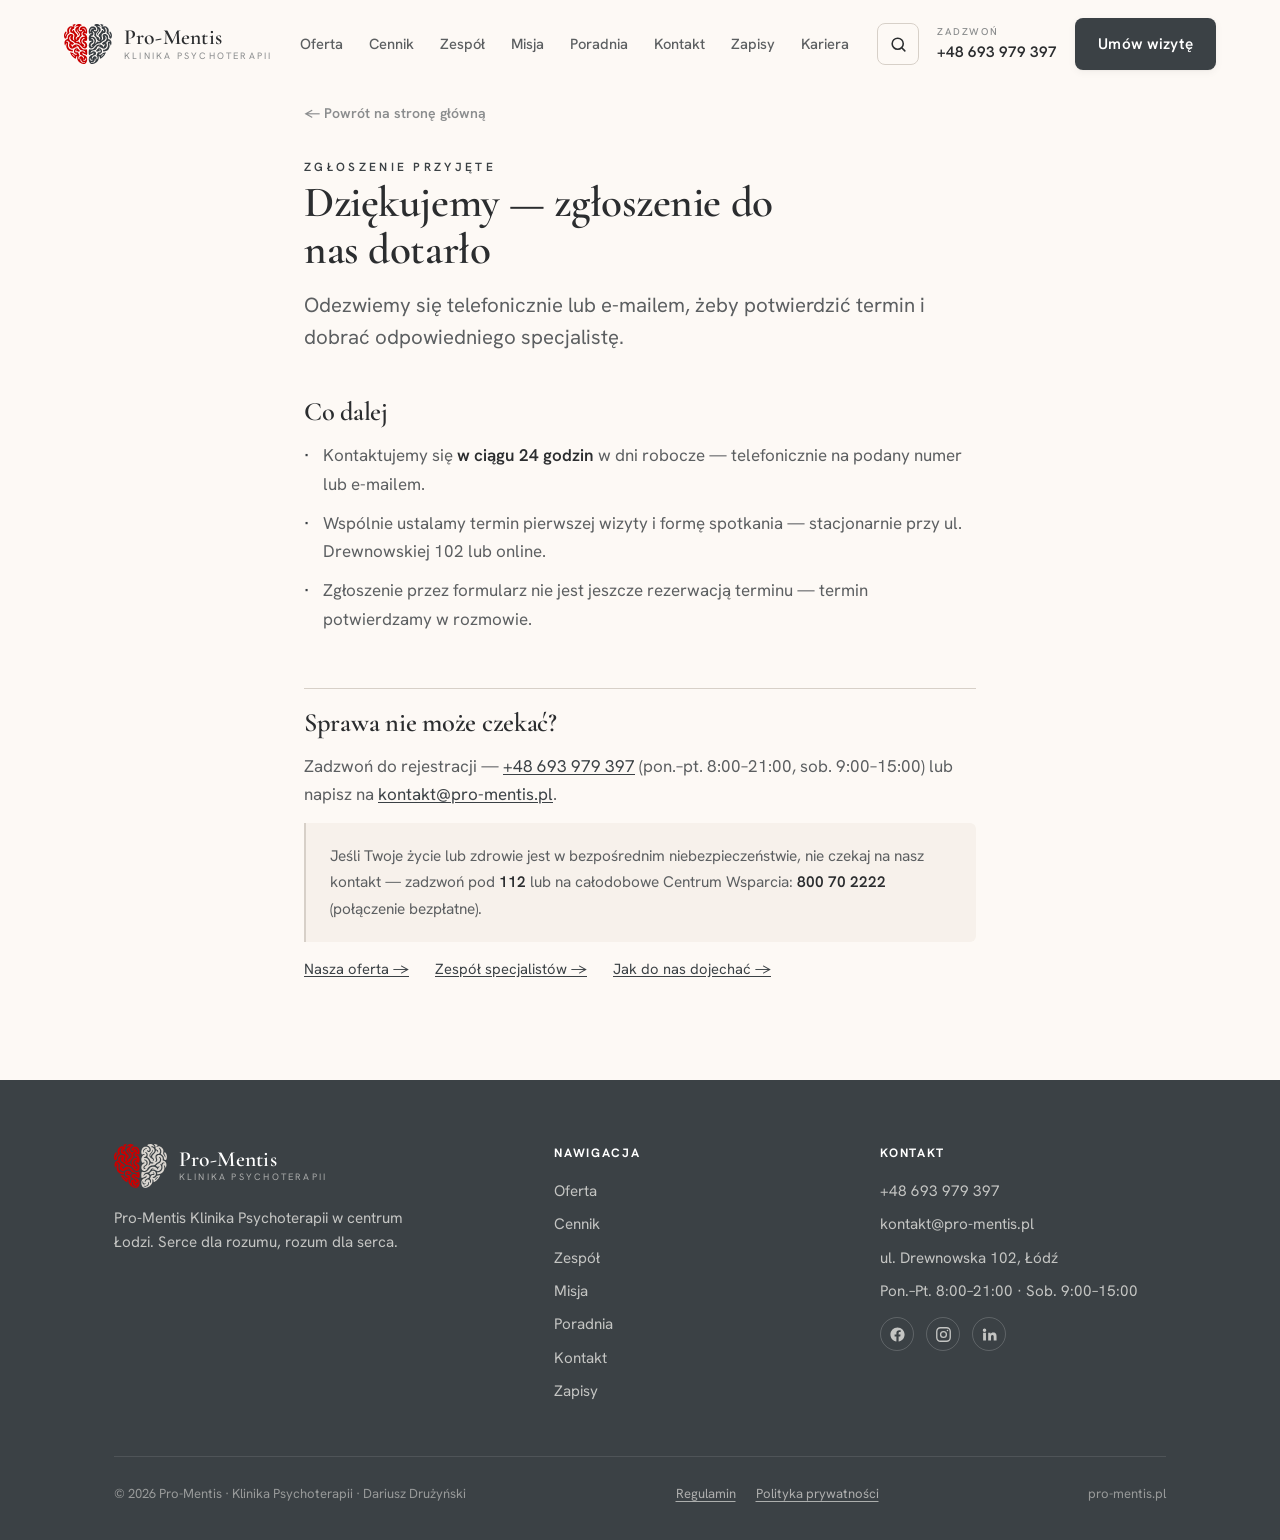
<file: dziekujemy.html>
<!DOCTYPE html>
<html lang="pl"
      data-atmo="cream"
      data-accent="minimal"
      data-anim="scale"
      data-shape="sharp"
      data-density="regular"
      data-font="cormorant"
      data-bodyfont="hanken">
<head>
<meta charset="UTF-8">
<meta name="viewport" content="width=device-width, initial-scale=1.0">
<title>Dziękujemy za zgłoszenie — Pro-Mentis</title>
<meta name="description" content="Zgłoszenie do Kliniki Psychoterapii Pro-Mentis zostało przyjęte — odezwiemy się w ciągu 24 godzin, żeby potwierdzić termin.">
<meta name="robots" content="noindex, follow">
<link rel="icon" type="image/svg+xml" href="assets/img/logo-heart.svg">
<link rel="preconnect" href="https://fonts.googleapis.com">
<link rel="preconnect" href="https://fonts.gstatic.com" crossorigin>
<link href="https://fonts.googleapis.com/css2?family=Cormorant+Garamond:ital,wght@0,500;0,600;0,700;1,500;1,600&family=Hanken+Grotesk:wght@400;500;600;700&display=swap" rel="stylesheet">
<link rel="stylesheet" href="assets/css/styles.css?v=4">
<link rel="stylesheet" href="assets/css/variants.css?v=3">
</head>
<body>

<!-- ============ HEADER ============ -->
<header class="site-header" id="header">
  <a class="brand" href="index.html" aria-label="Pro-Mentis — strona główna">
    <img src="assets/img/logo-heart.svg" alt="">
    <span class="brand-text">
      <b>Pro-Mentis</b>
      <span>Klinika Psychoterapii</span>
    </span>
  </a>

  <nav class="nav" id="nav-main" aria-label="Główna nawigacja">
    <div class="nav-links">
      <a href="index.html#oferta">Oferta</a>
      <a href="index.html#cennik">Cennik</a>
      <a href="index.html#zespol">Zespół</a>
      <a href="index.html#misja">Misja</a>
      <a href="index.html#dojazd">Poradnia</a>
      <a href="index.html#kontakt">Kontakt</a>
      <a href="index.html#zapisy">Zapisy</a>
      <a href="kariera.html">Kariera</a>
    </div>
    <a class="nav-phone" href="tel:+48693979397">Zadzwoń: +48 693 979 397</a>
  </nav>

  <div class="header-cta">
    <button class="search-toggle" type="button" data-search-open hidden aria-label="Szukaj na stronie" title="Szukaj (Ctrl+K)">
      <svg viewBox="0 0 24 24" fill="none" stroke="currentColor" stroke-width="2" stroke-linecap="round" aria-hidden="true"><circle cx="11" cy="11" r="7"/><path d="m20 20-3.6-3.6"/></svg>
    </button>
    <a class="phone-link" href="tel:+48693979397">
      <span class="phone-text"><small>Zadzwoń</small>+48 693 979 397</span>
    </a>
    <a class="btn btn-primary" data-book href="index.html#zapisy">Umów wizytę</a>
    <button class="menu-toggle" type="button" aria-label="Menu nawigacji" aria-expanded="false" aria-controls="nav-main">
      <span></span><span></span><span></span>
    </button>
  </div>
</header>

<main id="top">
  <section class="legal legal-thanks">
    <div class="wrap">
      <a class="legal-back" href="index.html">← Powrót na stronę główną</a>

      <div class="legal-head">
        <span class="eyebrow">Zgłoszenie przyjęte</span>
        <h1>Dziękujemy — zgłoszenie do nas dotarło</h1>
        <p class="lede">Odezwiemy się telefonicznie lub e-mailem, żeby potwierdzić termin i dobrać odpowiedniego specjalistę.</p>
      </div>

      <div class="legal-body">
        <h2>Co dalej</h2>
        <ul class="legal-plain">
          <li>Kontaktujemy się <b>w ciągu 24 godzin</b> w dni robocze — telefonicznie na podany numer lub e-mailem.</li>
          <li>Wspólnie ustalamy termin pierwszej wizyty i formę spotkania — stacjonarnie przy ul. Drewnowskiej 102 lub online.</li>
          <li>Zgłoszenie przez formularz nie jest jeszcze rezerwacją terminu — termin potwierdzamy w rozmowie.</li>
        </ul>

        <h2>Sprawa nie może czekać?</h2>
        <p>Zadzwoń do rejestracji — <a href="tel:+48693979397">+48 693 979 397</a> (pon.–pt. 8:00–21:00, sob. 9:00–15:00) lub napisz na <a href="mailto:kontakt@pro-mentis.pl">kontakt@pro-mentis.pl</a>.</p>
        <p class="legal-note">Jeśli Twoje życie lub zdrowie jest w bezpośrednim niebezpieczeństwie, nie czekaj na nasz kontakt — zadzwoń pod <b>112</b> lub na całodobowe Centrum Wsparcia: <b>800 70 2222</b> (połączenie bezpłatne).</p>

        <p class="legal-sibling">
          <a href="index.html#oferta">Nasza oferta →</a>
          <a href="index.html#zespol">Zespół specjalistów →</a>
          <a href="index.html#dojazd">Jak do nas dojechać →</a>
        </p>
      </div>
    </div>
  </section>
</main>

<!-- ============ FOOTER ============ -->
<footer class="site-footer">
  <div class="wrap">
    <div class="footer-top">
      <div class="footer-brand">
        <a class="brand" href="index.html" aria-label="Pro-Mentis — strona główna">
          <img src="assets/img/logo-heart-light.svg" alt="">
          <span class="brand-text">
            <b>Pro-Mentis</b>
            <span>Klinika Psychoterapii</span>
          </span>
        </a>
        <p>Pro-Mentis Klinika Psychoterapii w centrum Łodzi. Serce dla rozumu, rozum dla serca.</p>
      </div>
      <div class="footer-col">
        <h5>Nawigacja</h5>
        <a href="index.html#oferta">Oferta</a>
        <a href="index.html#cennik">Cennik</a>
        <a href="index.html#zespol">Zespół</a>
        <a href="index.html#misja">Misja</a>
        <a href="index.html#dojazd">Poradnia</a>
        <a href="index.html#kontakt">Kontakt</a>
        <a href="index.html#zapisy">Zapisy</a>
      </div>
      <div class="footer-col">
        <h5>Kontakt</h5>
        <a href="tel:+48693979397">+48 693 979 397</a>
        <a href="mailto:kontakt@pro-mentis.pl">kontakt@pro-mentis.pl</a>
        <a href="https://www.google.com/maps/search/?api=1&amp;query=ul.+Drewnowska+102,+Łódź" target="_blank" rel="noopener">ul. Drewnowska 102, Łódź</a>
        <p>Pon.–Pt. 8:00–21:00 · Sob. 9:00–15:00</p>
        <div class="footer-social">
          <a href="https://www.facebook.com/profile.php?id=61594069676782" target="_blank" rel="noopener" aria-label="Pro-Mentis na Facebooku">
            <svg viewBox="0 0 24 24" fill="currentColor" aria-hidden="true"><path d="M22 12.06C22 6.5 17.52 2 12 2S2 6.5 2 12.06c0 5.02 3.66 9.18 8.44 9.94v-7.03H7.9v-2.91h2.54V9.85c0-2.52 1.49-3.91 3.77-3.91 1.09 0 2.24.2 2.24.2v2.46h-1.26c-1.24 0-1.63.78-1.63 1.57v1.89h2.78l-.45 2.91h-2.33V22c4.78-.76 8.44-4.92 8.44-9.94Z"/></svg>
          </a>
          <a href="https://www.instagram.com/klinika_pro_mentis/" target="_blank" rel="noopener" aria-label="Pro-Mentis na Instagramie">
            <svg viewBox="0 0 24 24" fill="none" stroke="currentColor" stroke-width="1.9" stroke-linecap="round" stroke-linejoin="round" aria-hidden="true"><rect x="2.5" y="2.5" width="19" height="19" rx="5.2"/><circle cx="12" cy="12" r="4.1"/><circle cx="17.6" cy="6.4" r="1.1" fill="currentColor" stroke="none"/></svg>
          </a>
          <a href="https://www.linkedin.com/in/dariusz-dru%C5%BCy%C5%84ski-537254433" target="_blank" rel="noopener" aria-label="Dariusz Drużyński na LinkedIn">
            <svg viewBox="0 0 24 24" fill="currentColor" aria-hidden="true"><path d="M4.98 3.5a2.5 2.5 0 1 1 0 5 2.5 2.5 0 0 1 0-5ZM3 9.5h4v11H3v-11Zm6.5 0h3.83v1.5h.05c.53-.95 1.83-1.95 3.77-1.95 4.03 0 4.78 2.5 4.78 5.76v5.69h-4v-5.05c0-1.2-.02-2.75-1.75-2.75-1.75 0-2.02 1.3-2.02 2.66v5.14h-4v-11Z"/></svg>
          </a>
        </div>
      </div>
    </div>
    <div class="footer-bottom">
      <span>© 2026 Pro-Mentis · Klinika Psychoterapii · Dariusz Drużyński</span>
      <span class="footer-legal">
        <a href="regulamin.html">Regulamin</a>
        <a href="polityka-prywatnosci.html">Polityka prywatności</a>
      </span>
      <span>pro-mentis.pl</span>
    </div>
  </div>
</footer>

<!-- ============ WYBÓR SPOSOBU ZAPISU ============ -->
<!--
  Przycisk „Umów wizytę” nie prowadzi już wprost do formularza — otwiera wybór.
  <dialog> daje natywnie Escape, pułapkę fokusa i ::backdrop, więc skrypt poniżej
  robi tylko trzy rzeczy: podmienia linki na przyciski, otwiera i zamyka.
  Bez JS przyciski zostają zwykłymi linkami do #zapisy, tak jak dotąd.
-->
<dialog class="book-dialog" id="book-choice" aria-labelledby="book-choice-title">
  <form method="dialog" class="book-close-form">
    <button class="book-close" type="submit" aria-label="Zamknij">&times;</button>
  </form>
  <h3 id="book-choice-title">Jak chcesz umówić wizytę?</h3>
  <p class="book-lede">Obie drogi prowadzą do tego samego zespołu — wybierz wygodniejszą.</p>
  <div class="book-opts">
    <a class="book-opt" href="https://www.znanylekarz.pl/placowki/pro-mentis" target="_blank" rel="noopener nofollow">
      <img src="assets/img/logo-znanylekarz.png" alt="" width="64" height="64">
      <span><b>ZnanyLekarz</b>Wybierz wolny termin online i potwierdź od ręki.</span>
    </a>
    <a class="book-opt" href="index.html#zapisy">
      <img src="assets/img/logo-heart.svg" alt="" width="64" height="64">
      <span><b>Formularz Pro-Mentis</b>Zostaw zgłoszenie — oddzwonimy i pomożemy dobrać specjalistę.</span>
    </a>
  </div>
</dialog>

<!-- ============ SCRIPTS ============ -->
<script>
/* menu mobilne + sticky header — te same efekty co na stronie głównej */
(function () {
  var header = document.getElementById('header');
  var toggle = header && header.querySelector('.menu-toggle');
  var nav = document.getElementById('nav-main');
  if (!toggle || !nav) return;
  var close = function () {
    header.classList.remove('nav-open');
    toggle.setAttribute('aria-expanded', 'false');
  };
  toggle.addEventListener('click', function () {
    var open = header.classList.toggle('nav-open');
    toggle.setAttribute('aria-expanded', open ? 'true' : 'false');
  });
  Array.prototype.forEach.call(nav.querySelectorAll('a'), function (link) {
    link.addEventListener('click', close);
  });
  document.addEventListener('keydown', function (e) { if (e.key === 'Escape') close(); });
  document.addEventListener('click', function (e) {
    if (header.classList.contains('nav-open') && !header.contains(e.target)) close();
  });
  window.addEventListener('resize', function () { if (window.innerWidth > 980) close(); });
})();

/* sticky header */
(function () {
  var header = document.getElementById('header');
  var onScroll = function () {
    if (window.scrollY > 60) header.classList.add('scrolled');
    else header.classList.remove('scrolled');
  };
  window.addEventListener('scroll', onScroll, { passive: true });
  onScroll();
})();

/* ------------------------------------------------------------------
   Wybór sposobu zapisu — „Umów wizytę” otwiera <dialog> zamiast skakać
   wprost do formularza. Progresywnie: gdy JS nie działa albo przeglądarka
   nie zna <dialog>, przyciski zostają zwykłymi linkami do #zapisy.
   ------------------------------------------------------------------ */
(function () {
  var dlg = document.getElementById('book-choice');
  if (!dlg || typeof dlg.showModal !== 'function') return;

  Array.prototype.forEach.call(document.querySelectorAll('[data-book]'), function (el) {
    el.addEventListener('click', function (e) { e.preventDefault(); dlg.showModal(); });
  });

  /* Klik w tło zamyka — <dialog> sam tego nie robi. */
  dlg.addEventListener('click', function (e) { if (e.target === dlg) dlg.close(); });

  /* Wybór formularza domyka okno, żeby skok do #zapisy był widoczny. */
  Array.prototype.forEach.call(dlg.querySelectorAll('.book-opt'), function (a) {
    a.addEventListener('click', function () { dlg.close(); });
  });
})();
</script>
<script src="assets/js/search.js?v=1" defer></script>

</body>
</html>
</file>
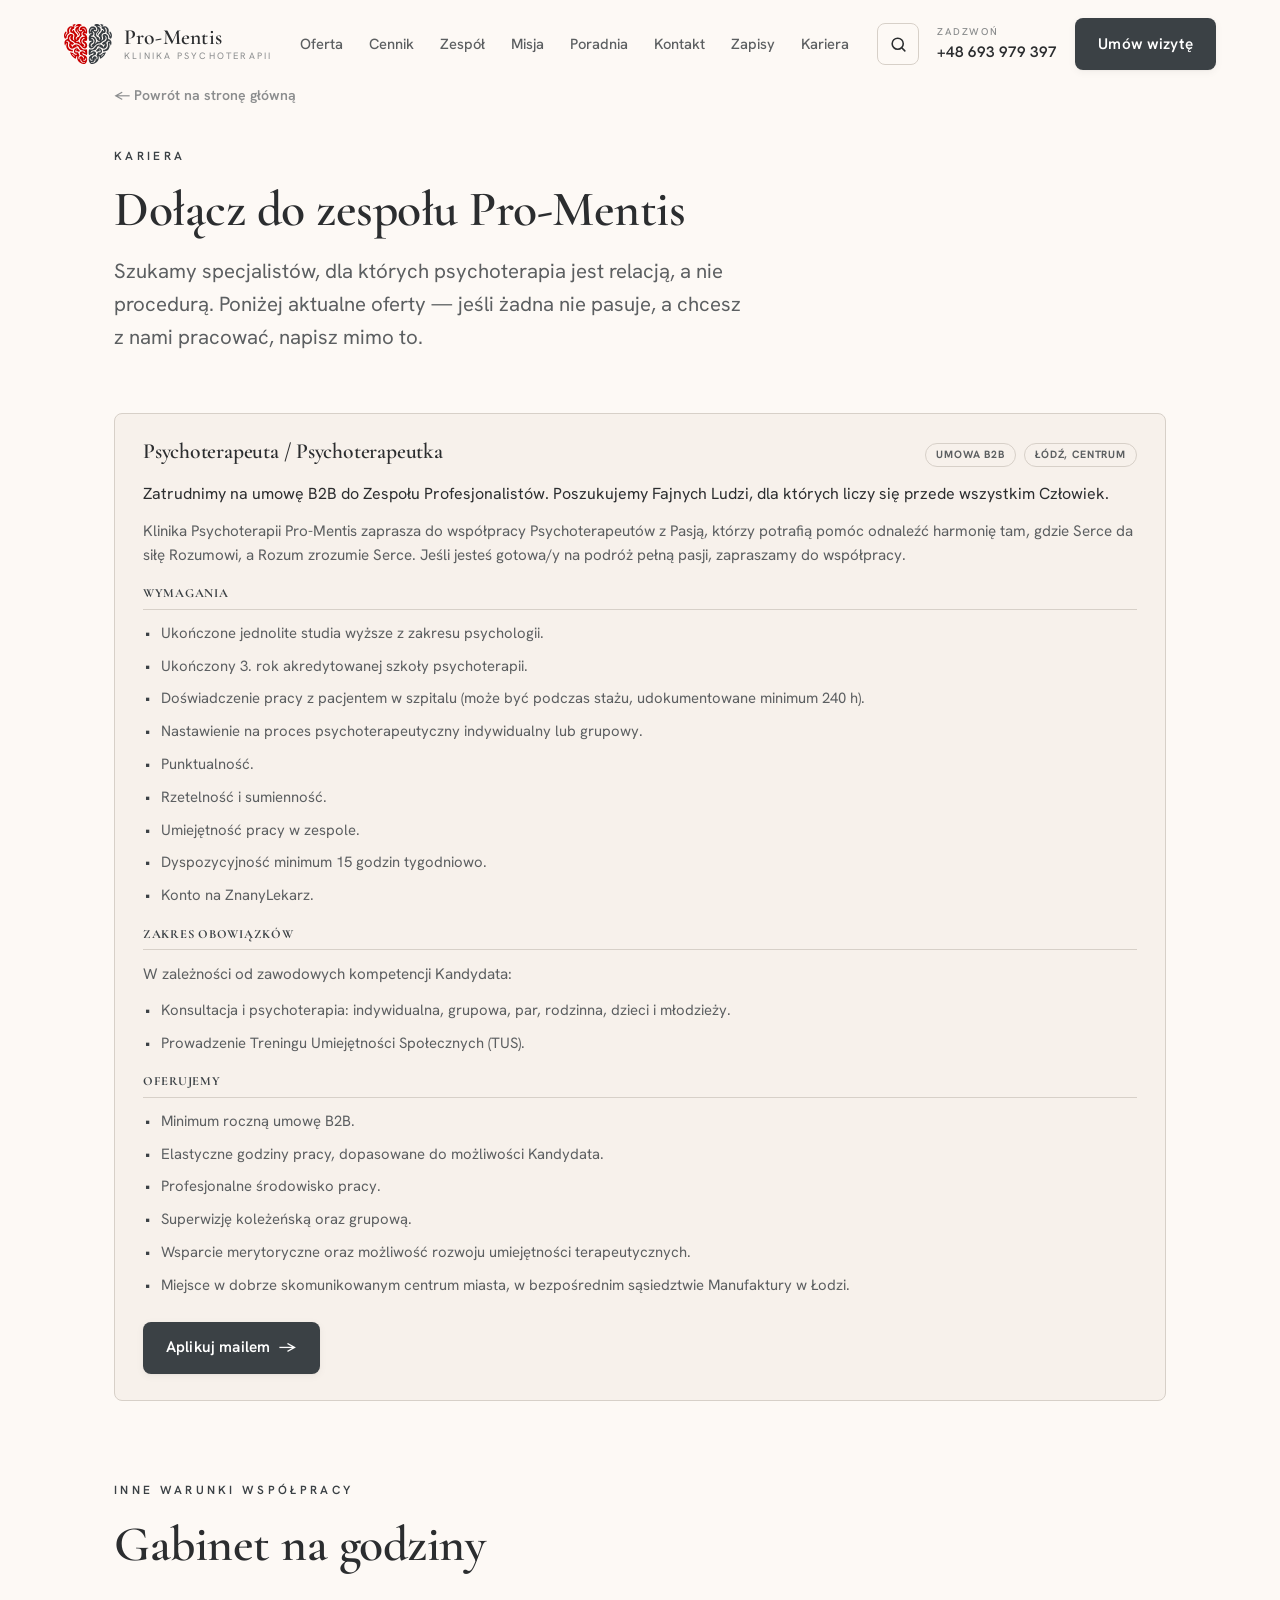
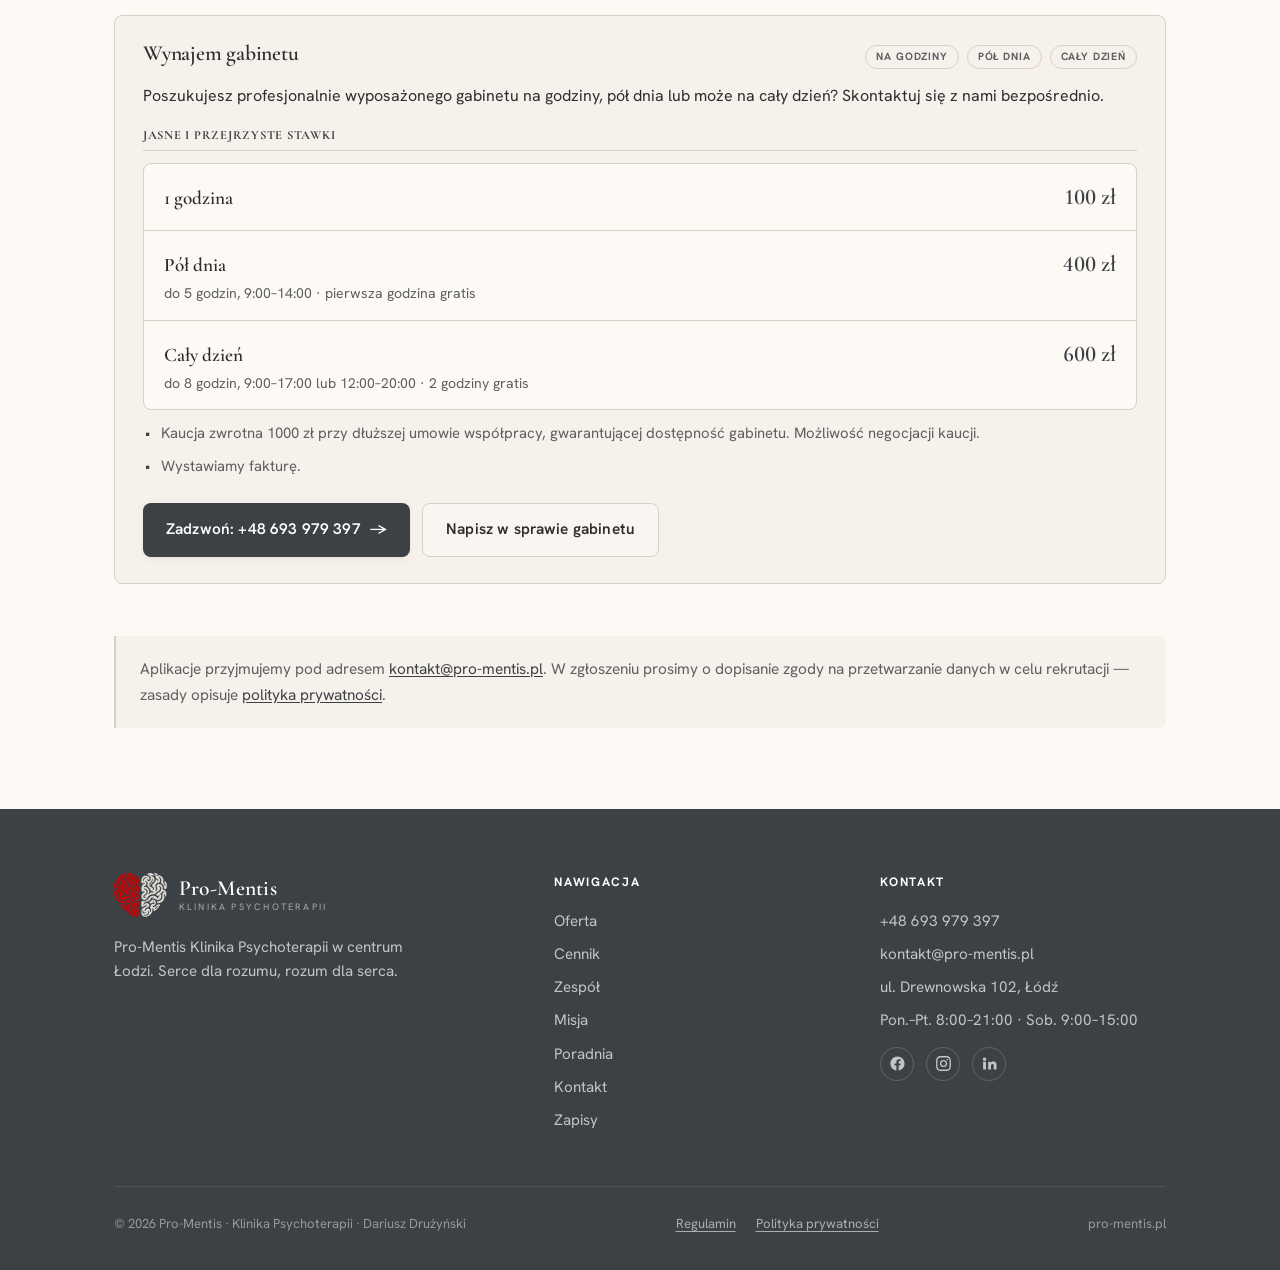
<file: kariera.html>
<!DOCTYPE html>
<html lang="pl"
      data-atmo="cream"
      data-accent="minimal"
      data-anim="scale"
      data-shape="sharp"
      data-density="regular"
      data-font="cormorant"
      data-bodyfont="hanken">
<head>
<meta charset="UTF-8">
<meta name="viewport" content="width=device-width, initial-scale=1.0">
<title>Kariera — Pro-Mentis</title>
<meta name="description" content="Oferty pracy i współpracy w Klinice Psychoterapii Pro-Mentis w Łodzi — dołącz do zespołu na umowę B2B albo wynajmij gabinet na godziny.">
<meta name="robots" content="index, follow">
<link rel="icon" type="image/svg+xml" href="assets/img/logo-heart.svg">
<link rel="preconnect" href="https://fonts.googleapis.com">
<link rel="preconnect" href="https://fonts.gstatic.com" crossorigin>
<link href="https://fonts.googleapis.com/css2?family=Cormorant+Garamond:ital,wght@0,500;0,600;0,700;1,500;1,600&family=Hanken+Grotesk:wght@400;500;600;700&display=swap" rel="stylesheet">
<link rel="stylesheet" href="assets/css/styles.css?v=4">
<link rel="stylesheet" href="assets/css/variants.css?v=3">
</head>
<body>

<!-- ============ HEADER ============ -->
<header class="site-header" id="header">
  <a class="brand" href="index.html" aria-label="Pro-Mentis — strona główna">
    <img src="assets/img/logo-heart.svg" alt="">
    <span class="brand-text">
      <b>Pro-Mentis</b>
      <span>Klinika Psychoterapii</span>
    </span>
  </a>

  <nav class="nav" id="nav-main" aria-label="Główna nawigacja">
    <div class="nav-links">
      <a href="index.html#oferta">Oferta</a>
      <a href="index.html#cennik">Cennik</a>
      <a href="index.html#zespol">Zespół</a>
      <a href="index.html#misja">Misja</a>
      <a href="index.html#dojazd">Poradnia</a>
      <a href="index.html#kontakt">Kontakt</a>
      <a href="index.html#zapisy">Zapisy</a>
      <a href="kariera.html">Kariera</a>
    </div>
    <a class="nav-phone" href="tel:+48693979397">Zadzwoń: +48 693 979 397</a>
  </nav>

  <div class="header-cta">
    <button class="search-toggle" type="button" data-search-open hidden aria-label="Szukaj na stronie" title="Szukaj (Ctrl+K)">
      <svg viewBox="0 0 24 24" fill="none" stroke="currentColor" stroke-width="2" stroke-linecap="round" aria-hidden="true"><circle cx="11" cy="11" r="7"/><path d="m20 20-3.6-3.6"/></svg>
    </button>
    <a class="phone-link" href="tel:+48693979397">
      <span class="phone-text"><small>Zadzwoń</small>+48 693 979 397</span>
    </a>
    <a class="btn btn-primary" data-book href="index.html#zapisy">Umów wizytę</a>
    <button class="menu-toggle" type="button" aria-label="Menu nawigacji" aria-expanded="false" aria-controls="nav-main">
      <span></span><span></span><span></span>
    </button>
  </div>
</header>

<main id="top">
  <section class="career">
    <div class="wrap">
      <a class="legal-back" href="index.html">← Powrót na stronę główną</a>

      <div class="section-head">
        <span class="eyebrow">Kariera</span>
        <h2 class="section-title">Dołącz do zespołu Pro-Mentis</h2>
        <p class="lede">Szukamy specjalistów, dla których psychoterapia jest relacją, a nie procedurą. Poniżej aktualne oferty — jeśli żadna nie pasuje, a chcesz z nami pracować, napisz mimo to.</p>
      </div>

      <!--
        Jedna oferta = jeden <article class="job">. Kopiuj blok poniżej i uzupełnij.
        Gdy nie ma żadnej oferty, usuń wszystkie .job i wstaw w ich miejsce stan pusty:
        <p class="job-empty">Obecnie nie prowadzimy otwartej rekrutacji — ale chętnie poznamy specjalistów zainteresowanych współpracą. Napisz na <a href="mailto:kontakt@pro-mentis.pl">kontakt@pro-mentis.pl</a>, a odezwiemy się, gdy pojawi się miejsce w zespole.</p>
      -->
      <div class="job-list">
        <article class="job" id="psychoterapeuta-b2b">
          <div class="job-head">
            <h3>Psychoterapeuta / Psychoterapeutka</h3>
            <span class="job-tags"><span class="tag">Umowa B2B</span><span class="tag">Łódź, centrum</span></span>
          </div>
          <p class="job-lede">Zatrudnimy na umowę B2B do Zespołu Profesjonalistów. Poszukujemy Fajnych Ludzi, dla których liczy się przede wszystkim Człowiek.</p>
          <p>Klinika Psychoterapii Pro-Mentis zaprasza do współpracy Psychoterapeutów z Pasją, którzy potrafią pomóc odnaleźć harmonię tam, gdzie Serce da siłę Rozumowi, a Rozum zrozumie Serce. Jeśli jesteś gotowa/y na podróż pełną pasji, zapraszamy do współpracy.</p>
          <h4>Wymagania</h4>
          <ul>
            <li>Ukończone jednolite studia wyższe z zakresu psychologii.</li>
            <li>Ukończony 3. rok akredytowanej szkoły psychoterapii.</li>
            <li>Doświadczenie pracy z pacjentem w szpitalu (może być podczas stażu, udokumentowane minimum 240 h).</li>
            <li>Nastawienie na proces psychoterapeutyczny indywidualny lub grupowy.</li>
            <li>Punktualność.</li>
            <li>Rzetelność i sumienność.</li>
            <li>Umiejętność pracy w zespole.</li>
            <li>Dyspozycyjność minimum 15 godzin tygodniowo.</li>
            <li>Konto na ZnanyLekarz.</li>
          </ul>
          <h4>Zakres obowiązków</h4>
          <p>W zależności od zawodowych kompetencji Kandydata:</p>
          <ul>
            <li>Konsultacja i psychoterapia: indywidualna, grupowa, par, rodzinna, dzieci i młodzieży.</li>
            <li>Prowadzenie Treningu Umiejętności Społecznych (TUS).</li>
          </ul>
          <h4>Oferujemy</h4>
          <ul>
            <li>Minimum roczną umowę B2B.</li>
            <li>Elastyczne godziny pracy, dopasowane do możliwości Kandydata.</li>
            <li>Profesjonalne środowisko pracy.</li>
            <li>Superwizję koleżeńską oraz grupową.</li>
            <li>Wsparcie merytoryczne oraz możliwość rozwoju umiejętności terapeutycznych.</li>
            <li>Miejsce w dobrze skomunikowanym centrum miasta, w bezpośrednim sąsiedztwie Manufaktury w Łodzi.</li>
          </ul>
          <p class="job-apply"><a class="btn btn-primary" href="mailto:kontakt@pro-mentis.pl?subject=Rekrutacja%3A%20Psychoterapeuta%20(B2B)">Aplikuj mailem <span class="arrow">→</span></a></p>
        </article>

        <!-- WZÓR OFERTY — odkomentuj i uzupełnij
        <article class="job">
          <div class="job-head">
            <h3>Psychoterapeuta / Psychoterapeutka</h3>
            <span class="job-tags"><span class="tag">Umowa B2B</span><span class="tag">Łódź, stacjonarnie</span></span>
          </div>
          <p>Krótki opis stanowiska — kogo szukamy i do jakiej pracy.</p>
          <h4>Wymagania</h4>
          <ul>
            <li>Ukończone lub zaawansowane całościowe szkolenie psychoterapeutyczne.</li>
          </ul>
          <h4>Oferujemy</h4>
          <ul>
            <li>Gabinet w centrum Łodzi, rejestrację i obsługę zapisów po naszej stronie.</li>
          </ul>
          <p class="job-apply"><a class="btn btn-primary" href="mailto:kontakt@pro-mentis.pl?subject=Rekrutacja%20%E2%80%94%20Psychoterapeuta">Aplikuj mailem <span class="arrow">→</span></a></p>
        </article>
        -->
      </div>

      <!-- Inne warunki współpracy: wynajem gabinetu (stawki od klienta, runda 6, październik 2026) -->
      <div class="section-head job-section-head" id="inne-warunki">
        <span class="eyebrow">Inne warunki współpracy</span>
        <h2 class="section-title">Gabinet na godziny</h2>
      </div>
      <div class="job-list">
        <article class="job" id="wynajem-gabinetu">
          <div class="job-head">
            <h3>Wynajem gabinetu</h3>
            <span class="job-tags"><span class="tag">Na godziny</span><span class="tag">Pół dnia</span><span class="tag">Cały dzień</span></span>
          </div>
          <p class="job-lede">Poszukujesz profesjonalnie wyposażonego gabinetu na godziny, pół dnia lub może na cały dzień? Skontaktuj się z nami bezpośrednio.</p>
          <h4>Jasne i przejrzyste stawki</h4>
          <div class="job-prices">
            <div class="price-row">
              <div class="price-info">
                <h5>1 godzina</h5>
              </div>
              <span class="price-amount">100 zł</span>
            </div>
            <div class="price-row">
              <div class="price-info">
                <h5>Pół dnia</h5>
                <span class="price-dur">do 5 godzin, 9:00–14:00 · pierwsza godzina gratis</span>
              </div>
              <span class="price-amount">400 zł</span>
            </div>
            <div class="price-row">
              <div class="price-info">
                <h5>Cały dzień</h5>
                <span class="price-dur">do 8 godzin, 9:00–17:00 lub 12:00–20:00 · 2 godziny gratis</span>
              </div>
              <span class="price-amount">600 zł</span>
            </div>
          </div>
          <ul>
            <li>Kaucja zwrotna 1000 zł przy dłuższej umowie współpracy, gwarantującej dostępność gabinetu. Możliwość negocjacji kaucji.</li>
            <li>Wystawiamy fakturę.</li>
          </ul>
          <p class="job-apply job-apply-row">
            <a class="btn btn-primary" href="tel:+48693979397">Zadzwoń: +48 693 979 397 <span class="arrow">→</span></a>
            <a class="btn btn-ghost" href="mailto:kontakt@pro-mentis.pl?subject=Wynajem%20gabinetu">Napisz w sprawie gabinetu</a>
          </p>
        </article>
      </div>

      <p class="legal-note">Aplikacje przyjmujemy pod adresem <a href="mailto:kontakt@pro-mentis.pl">kontakt@pro-mentis.pl</a>. W zgłoszeniu prosimy o dopisanie zgody na przetwarzanie danych w celu rekrutacji — zasady opisuje <a href="polityka-prywatnosci.html">polityka prywatności</a>.</p>
    </div>
  </section>
</main>

<!-- ============ FOOTER ============ -->
<footer class="site-footer">
  <div class="wrap">
    <div class="footer-top">
      <div class="footer-brand">
        <a class="brand" href="index.html" aria-label="Pro-Mentis — strona główna">
          <img src="assets/img/logo-heart-light.svg" alt="">
          <span class="brand-text">
            <b>Pro-Mentis</b>
            <span>Klinika Psychoterapii</span>
          </span>
        </a>
        <p>Pro-Mentis Klinika Psychoterapii w centrum Łodzi. Serce dla rozumu, rozum dla serca.</p>
      </div>
      <div class="footer-col">
        <h5>Nawigacja</h5>
        <a href="index.html#oferta">Oferta</a>
        <a href="index.html#cennik">Cennik</a>
        <a href="index.html#zespol">Zespół</a>
        <a href="index.html#misja">Misja</a>
        <a href="index.html#dojazd">Poradnia</a>
        <a href="index.html#kontakt">Kontakt</a>
        <a href="index.html#zapisy">Zapisy</a>
      </div>
      <div class="footer-col">
        <h5>Kontakt</h5>
        <a href="tel:+48693979397">+48 693 979 397</a>
        <a href="mailto:kontakt@pro-mentis.pl">kontakt@pro-mentis.pl</a>
        <a href="https://www.google.com/maps/search/?api=1&amp;query=ul.+Drewnowska+102,+Łódź" target="_blank" rel="noopener">ul. Drewnowska 102, Łódź</a>
        <p>Pon.–Pt. 8:00–21:00 · Sob. 9:00–15:00</p>
        <div class="footer-social">
          <a href="https://www.facebook.com/profile.php?id=61594069676782" target="_blank" rel="noopener" aria-label="Pro-Mentis na Facebooku">
            <svg viewBox="0 0 24 24" fill="currentColor" aria-hidden="true"><path d="M22 12.06C22 6.5 17.52 2 12 2S2 6.5 2 12.06c0 5.02 3.66 9.18 8.44 9.94v-7.03H7.9v-2.91h2.54V9.85c0-2.52 1.49-3.91 3.77-3.91 1.09 0 2.24.2 2.24.2v2.46h-1.26c-1.24 0-1.63.78-1.63 1.57v1.89h2.78l-.45 2.91h-2.33V22c4.78-.76 8.44-4.92 8.44-9.94Z"/></svg>
          </a>
          <a href="https://www.instagram.com/klinika_pro_mentis/" target="_blank" rel="noopener" aria-label="Pro-Mentis na Instagramie">
            <svg viewBox="0 0 24 24" fill="none" stroke="currentColor" stroke-width="1.9" stroke-linecap="round" stroke-linejoin="round" aria-hidden="true"><rect x="2.5" y="2.5" width="19" height="19" rx="5.2"/><circle cx="12" cy="12" r="4.1"/><circle cx="17.6" cy="6.4" r="1.1" fill="currentColor" stroke="none"/></svg>
          </a>
          <a href="https://www.linkedin.com/in/dariusz-dru%C5%BCy%C5%84ski-537254433" target="_blank" rel="noopener" aria-label="Dariusz Drużyński na LinkedIn">
            <svg viewBox="0 0 24 24" fill="currentColor" aria-hidden="true"><path d="M4.98 3.5a2.5 2.5 0 1 1 0 5 2.5 2.5 0 0 1 0-5ZM3 9.5h4v11H3v-11Zm6.5 0h3.83v1.5h.05c.53-.95 1.83-1.95 3.77-1.95 4.03 0 4.78 2.5 4.78 5.76v5.69h-4v-5.05c0-1.2-.02-2.75-1.75-2.75-1.75 0-2.02 1.3-2.02 2.66v5.14h-4v-11Z"/></svg>
          </a>
        </div>
      </div>
    </div>
    <div class="footer-bottom">
      <span>© 2026 Pro-Mentis · Klinika Psychoterapii · Dariusz Drużyński</span>
      <span class="footer-legal">
        <a href="regulamin.html">Regulamin</a>
        <a href="polityka-prywatnosci.html">Polityka prywatności</a>
      </span>
      <span>pro-mentis.pl</span>
    </div>
  </div>
</footer>

<!-- ============ WYBÓR SPOSOBU ZAPISU ============ -->
<!--
  Przycisk „Umów wizytę” nie prowadzi już wprost do formularza — otwiera wybór.
  <dialog> daje natywnie Escape, pułapkę fokusa i ::backdrop, więc skrypt poniżej
  robi tylko trzy rzeczy: podmienia linki na przyciski, otwiera i zamyka.
  Bez JS przyciski zostają zwykłymi linkami do #zapisy, tak jak dotąd.
-->
<dialog class="book-dialog" id="book-choice" aria-labelledby="book-choice-title">
  <form method="dialog" class="book-close-form">
    <button class="book-close" type="submit" aria-label="Zamknij">&times;</button>
  </form>
  <h3 id="book-choice-title">Jak chcesz umówić wizytę?</h3>
  <p class="book-lede">Obie drogi prowadzą do tego samego zespołu — wybierz wygodniejszą.</p>
  <div class="book-opts">
    <a class="book-opt" href="https://www.znanylekarz.pl/placowki/pro-mentis" target="_blank" rel="noopener nofollow">
      <img src="assets/img/logo-znanylekarz.png" alt="" width="64" height="64">
      <span><b>ZnanyLekarz</b>Wybierz wolny termin online i potwierdź od ręki.</span>
    </a>
    <a class="book-opt" href="index.html#zapisy">
      <img src="assets/img/logo-heart.svg" alt="" width="64" height="64">
      <span><b>Formularz Pro-Mentis</b>Zostaw zgłoszenie — oddzwonimy i pomożemy dobrać specjalistę.</span>
    </a>
  </div>
</dialog>

<!-- ============ SCRIPTS ============ -->
<script>
/* menu mobilne + sticky header — te same efekty co na stronie głównej */
(function () {
  var header = document.getElementById('header');
  var toggle = header && header.querySelector('.menu-toggle');
  var nav = document.getElementById('nav-main');
  if (!toggle || !nav) return;
  var close = function () {
    header.classList.remove('nav-open');
    toggle.setAttribute('aria-expanded', 'false');
  };
  toggle.addEventListener('click', function () {
    var open = header.classList.toggle('nav-open');
    toggle.setAttribute('aria-expanded', open ? 'true' : 'false');
  });
  Array.prototype.forEach.call(nav.querySelectorAll('a'), function (link) {
    link.addEventListener('click', close);
  });
  document.addEventListener('keydown', function (e) { if (e.key === 'Escape') close(); });
  document.addEventListener('click', function (e) {
    if (header.classList.contains('nav-open') && !header.contains(e.target)) close();
  });
  window.addEventListener('resize', function () { if (window.innerWidth > 980) close(); });
})();

/* sticky header */
(function () {
  var header = document.getElementById('header');
  var onScroll = function () {
    if (window.scrollY > 60) header.classList.add('scrolled');
    else header.classList.remove('scrolled');
  };
  window.addEventListener('scroll', onScroll, { passive: true });
  onScroll();
})();

/* ------------------------------------------------------------------
   Wybór sposobu zapisu — „Umów wizytę” otwiera <dialog> zamiast skakać
   wprost do formularza. Progresywnie: gdy JS nie działa albo przeglądarka
   nie zna <dialog>, przyciski zostają zwykłymi linkami do #zapisy.
   ------------------------------------------------------------------ */
(function () {
  var dlg = document.getElementById('book-choice');
  if (!dlg || typeof dlg.showModal !== 'function') return;

  Array.prototype.forEach.call(document.querySelectorAll('[data-book]'), function (el) {
    el.addEventListener('click', function (e) { e.preventDefault(); dlg.showModal(); });
  });

  /* Klik w tło zamyka — <dialog> sam tego nie robi. */
  dlg.addEventListener('click', function (e) { if (e.target === dlg) dlg.close(); });

  /* Wybór formularza domyka okno, żeby skok do #zapisy był widoczny. */
  Array.prototype.forEach.call(dlg.querySelectorAll('.book-opt'), function (a) {
    a.addEventListener('click', function () { dlg.close(); });
  });
})();
</script>
<script src="assets/js/search.js?v=1" defer></script>

</body>
</html>
</file>
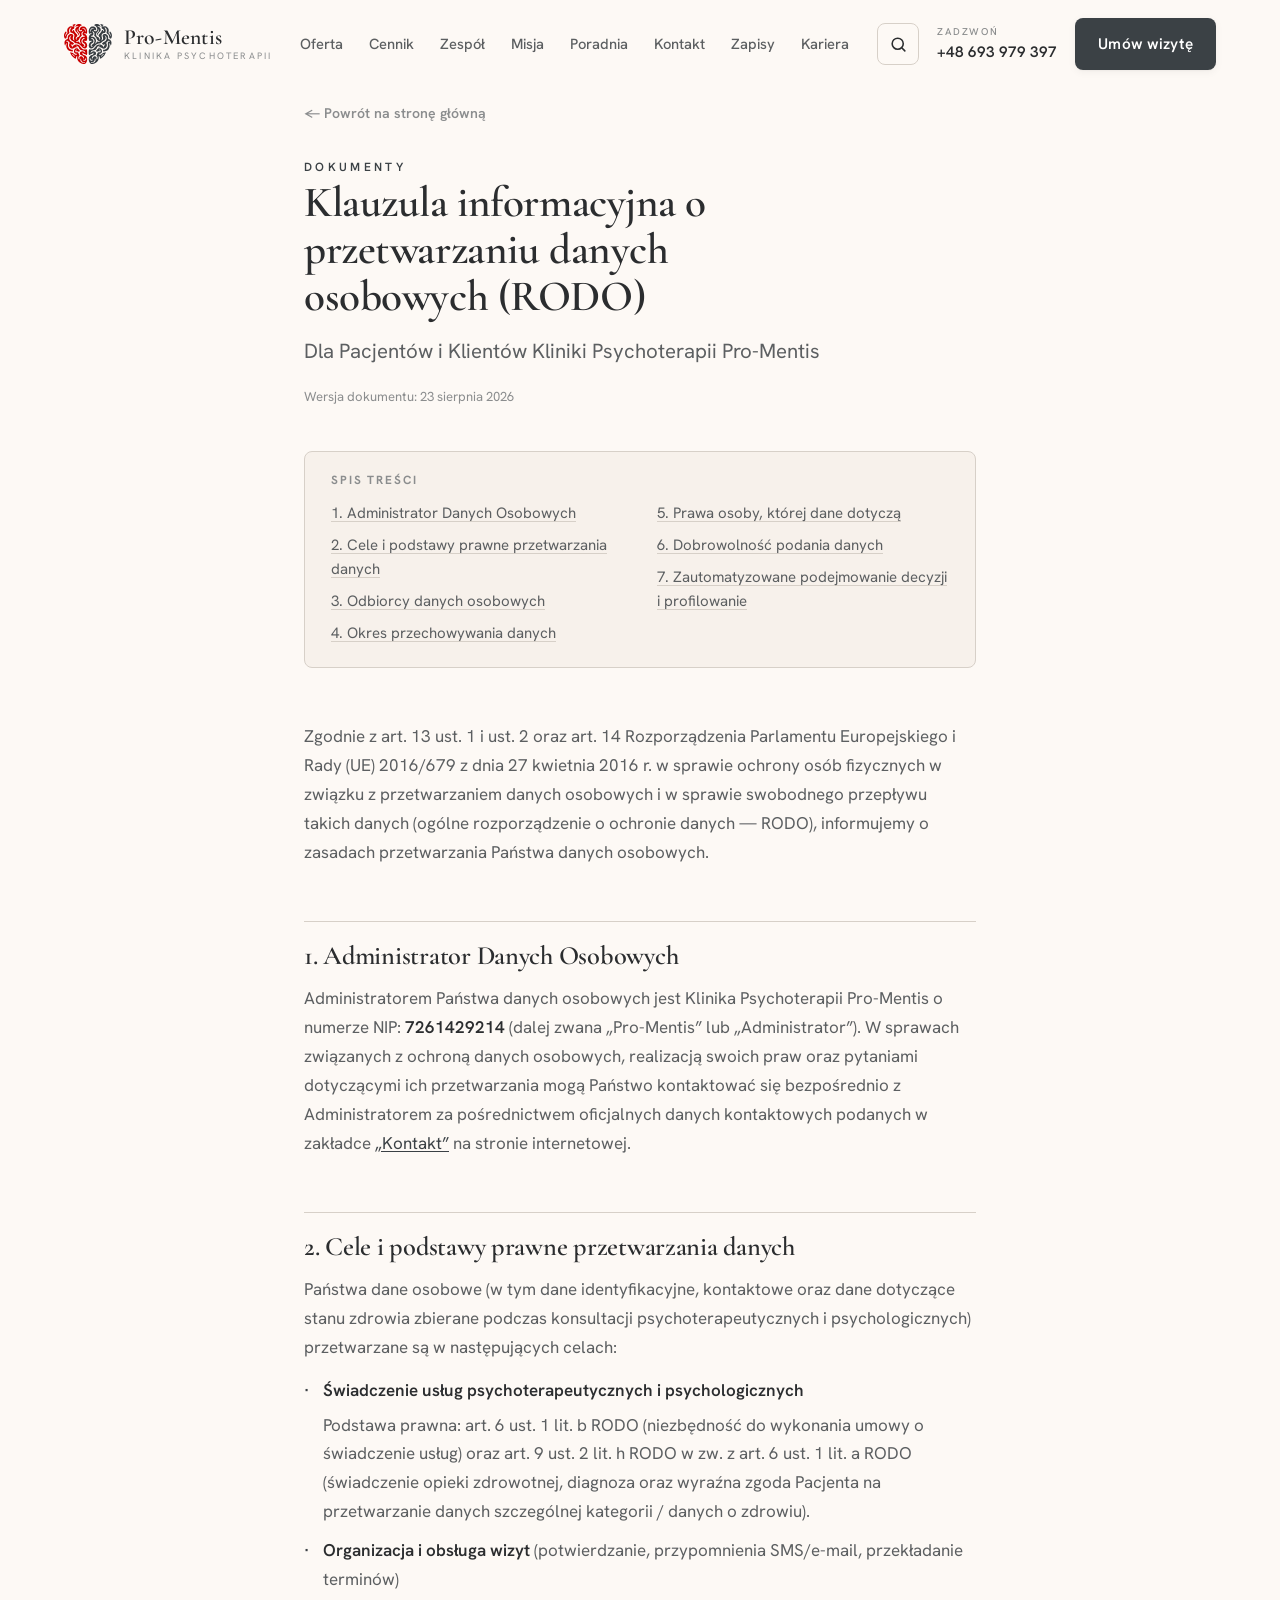
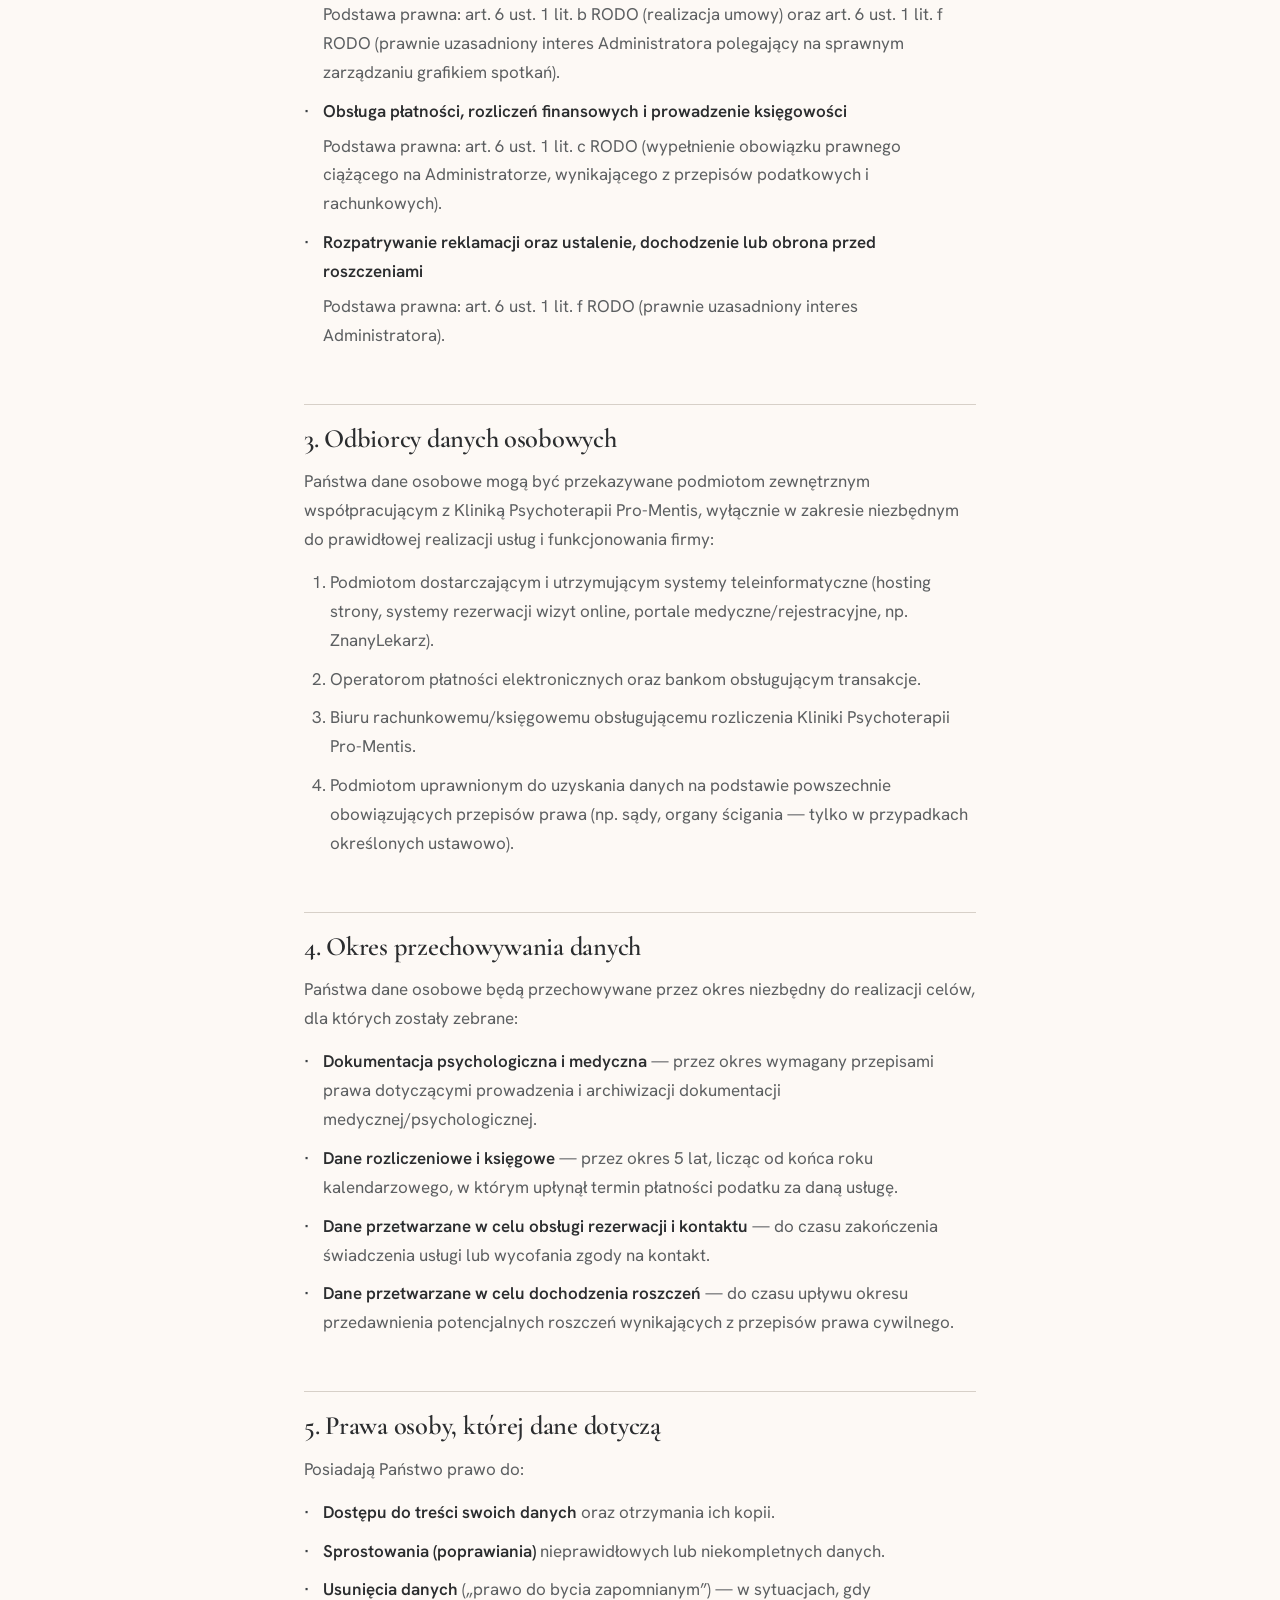
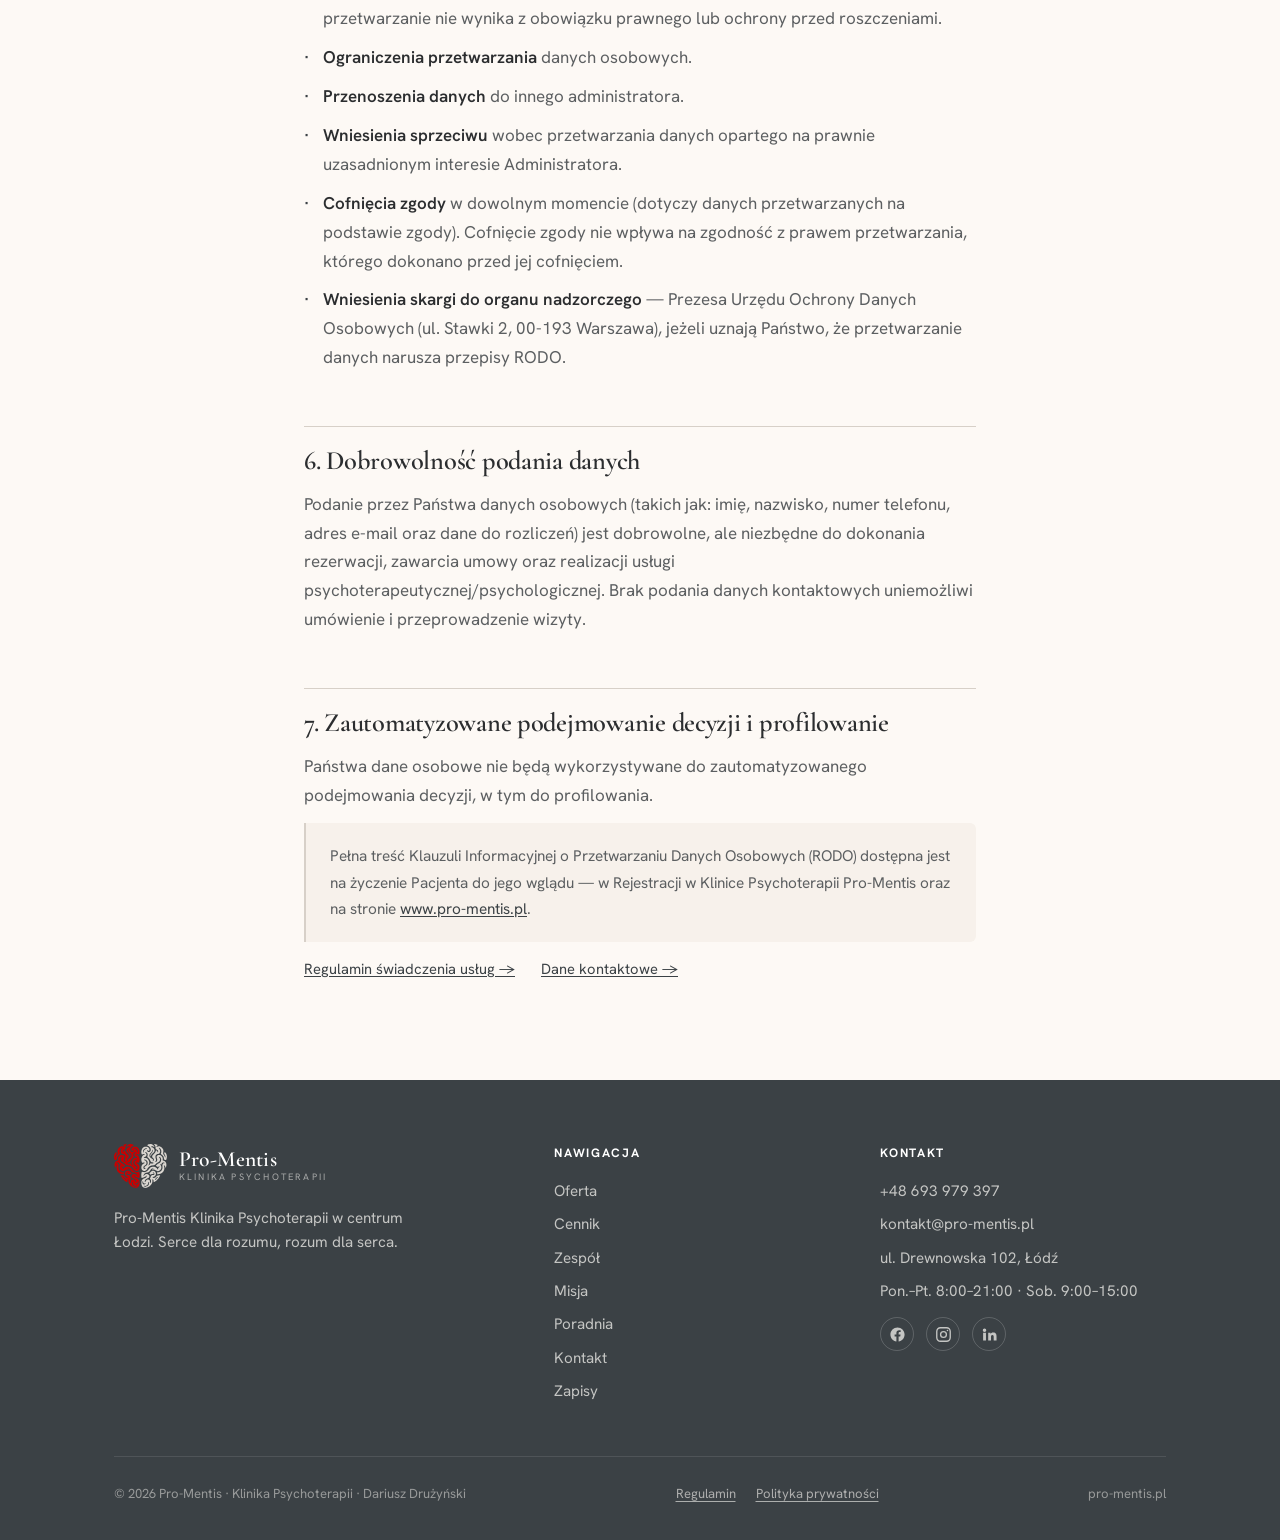
<file: polityka-prywatnosci.html>
<!DOCTYPE html>
<html lang="pl"
      data-atmo="cream"
      data-accent="minimal"
      data-anim="scale"
      data-shape="sharp"
      data-density="regular"
      data-font="cormorant"
      data-bodyfont="hanken">
<head>
<meta charset="UTF-8">
<meta name="viewport" content="width=device-width, initial-scale=1.0">
<title>Polityka prywatności (RODO) — Pro-Mentis</title>
<meta name="description" content="Klauzula informacyjna o przetwarzaniu danych osobowych (RODO) dla Pacjentów i Klientów Kliniki Psychoterapii Pro-Mentis.">
<meta name="robots" content="index, follow">
<link rel="icon" type="image/svg+xml" href="assets/img/logo-heart.svg">
<link rel="preconnect" href="https://fonts.googleapis.com">
<link rel="preconnect" href="https://fonts.gstatic.com" crossorigin>
<link href="https://fonts.googleapis.com/css2?family=Cormorant+Garamond:ital,wght@0,500;0,600;0,700;1,500;1,600&family=Hanken+Grotesk:wght@400;500;600;700&display=swap" rel="stylesheet">
<link rel="stylesheet" href="assets/css/styles.css?v=4">
<link rel="stylesheet" href="assets/css/variants.css?v=3">
</head>
<body>

<!-- ============ HEADER ============ -->
<header class="site-header" id="header">
  <a class="brand" href="index.html" aria-label="Pro-Mentis — strona główna">
    <img src="assets/img/logo-heart.svg" alt="">
    <span class="brand-text">
      <b>Pro-Mentis</b>
      <span>Klinika Psychoterapii</span>
    </span>
  </a>

  <nav class="nav" id="nav-main" aria-label="Główna nawigacja">
    <div class="nav-links">
      <a href="index.html#oferta">Oferta</a>
      <a href="index.html#cennik">Cennik</a>
      <a href="index.html#zespol">Zespół</a>
      <a href="index.html#misja">Misja</a>
      <a href="index.html#dojazd">Poradnia</a>
      <a href="index.html#kontakt">Kontakt</a>
      <a href="index.html#zapisy">Zapisy</a>
      <a href="kariera.html">Kariera</a>
    </div>
    <a class="nav-phone" href="tel:+48693979397">Zadzwoń: +48 693 979 397</a>
  </nav>

  <div class="header-cta">
    <button class="search-toggle" type="button" data-search-open hidden aria-label="Szukaj na stronie" title="Szukaj (Ctrl+K)">
      <svg viewBox="0 0 24 24" fill="none" stroke="currentColor" stroke-width="2" stroke-linecap="round" aria-hidden="true"><circle cx="11" cy="11" r="7"/><path d="m20 20-3.6-3.6"/></svg>
    </button>
    <a class="phone-link" href="tel:+48693979397">
      <span class="phone-text"><small>Zadzwoń</small>+48 693 979 397</span>
    </a>
    <a class="btn btn-primary" data-book href="index.html#zapisy">Umów wizytę</a>
    <button class="menu-toggle" type="button" aria-label="Menu nawigacji" aria-expanded="false" aria-controls="nav-main">
      <span></span><span></span><span></span>
    </button>
  </div>
</header>

<main id="top">
  <section class="legal">
    <div class="wrap">
      <a class="legal-back" href="index.html">← Powrót na stronę główną</a>

      <div class="legal-head">
        <span class="eyebrow">Dokumenty</span>
        <h1>Klauzula informacyjna o przetwarzaniu danych osobowych (RODO)</h1>
        <p class="lede">Dla Pacjentów i Klientów Kliniki Psychoterapii Pro-Mentis</p>
        <p class="legal-meta">Wersja dokumentu: 23 sierpnia 2026</p>
      </div>

      <nav class="legal-toc" aria-label="Spis treści klauzuli informacyjnej">
        <h2>Spis treści</h2>
        <ol>
          <li><a href="#rodo-1">1. Administrator Danych Osobowych</a></li>
          <li><a href="#rodo-2">2. Cele i podstawy prawne przetwarzania danych</a></li>
          <li><a href="#rodo-3">3. Odbiorcy danych osobowych</a></li>
          <li><a href="#rodo-4">4. Okres przechowywania danych</a></li>
          <li><a href="#rodo-5">5. Prawa osoby, której dane dotyczą</a></li>
          <li><a href="#rodo-6">6. Dobrowolność podania danych</a></li>
          <li><a href="#rodo-7">7. Zautomatyzowane podejmowanie decyzji i profilowanie</a></li>
        </ol>
      </nav>

      <div class="legal-body">
        <p>Zgodnie z art. 13 ust. 1 i ust. 2 oraz art. 14 Rozporządzenia Parlamentu Europejskiego i Rady (UE) 2016/679 z dnia 27 kwietnia 2016 r. w sprawie ochrony osób fizycznych w związku z przetwarzaniem danych osobowych i w sprawie swobodnego przepływu takich danych (ogólne rozporządzenie o ochronie danych — RODO), informujemy o zasadach przetwarzania Państwa danych osobowych.</p>

        <h2 id="rodo-1">1. Administrator Danych Osobowych</h2>
        <p>Administratorem Państwa danych osobowych jest Klinika Psychoterapii Pro-Mentis o numerze NIP: <b>7261429214</b> (dalej zwana „Pro-Mentis” lub „Administrator”). W sprawach związanych z ochroną danych osobowych, realizacją swoich praw oraz pytaniami dotyczącymi ich przetwarzania mogą Państwo kontaktować się bezpośrednio z Administratorem za pośrednictwem oficjalnych danych kontaktowych podanych w zakładce <a href="index.html#kontakt">„Kontakt”</a> na stronie internetowej.</p>

        <h2 id="rodo-2">2. Cele i podstawy prawne przetwarzania danych</h2>
        <p>Państwa dane osobowe (w tym dane identyfikacyjne, kontaktowe oraz dane dotyczące stanu zdrowia zbierane podczas konsultacji psychoterapeutycznych i psychologicznych) przetwarzane są w następujących celach:</p>
        <ul class="legal-plain">
          <li>
            <b>Świadczenie usług psychoterapeutycznych i psychologicznych</b>
            <p>Podstawa prawna: art. 6 ust. 1 lit. b RODO (niezbędność do wykonania umowy o świadczenie usług) oraz art. 9 ust. 2 lit. h RODO w zw. z art. 6 ust. 1 lit. a RODO (świadczenie opieki zdrowotnej, diagnoza oraz wyraźna zgoda Pacjenta na przetwarzanie danych szczególnej kategorii / danych o zdrowiu).</p>
          </li>
          <li>
            <b>Organizacja i obsługa wizyt</b> (potwierdzanie, przypomnienia SMS/e-mail, przekładanie terminów)
            <p>Podstawa prawna: art. 6 ust. 1 lit. b RODO (realizacja umowy) oraz art. 6 ust. 1 lit. f RODO (prawnie uzasadniony interes Administratora polegający na sprawnym zarządzaniu grafikiem spotkań).</p>
          </li>
          <li>
            <b>Obsługa płatności, rozliczeń finansowych i prowadzenie księgowości</b>
            <p>Podstawa prawna: art. 6 ust. 1 lit. c RODO (wypełnienie obowiązku prawnego ciążącego na Administratorze, wynikającego z przepisów podatkowych i rachunkowych).</p>
          </li>
          <li>
            <b>Rozpatrywanie reklamacji oraz ustalenie, dochodzenie lub obrona przed roszczeniami</b>
            <p>Podstawa prawna: art. 6 ust. 1 lit. f RODO (prawnie uzasadniony interes Administratora).</p>
          </li>
        </ul>

        <h2 id="rodo-3">3. Odbiorcy danych osobowych</h2>
        <p>Państwa dane osobowe mogą być przekazywane podmiotom zewnętrznym współpracującym z Kliniką Psychoterapii Pro-Mentis, wyłącznie w zakresie niezbędnym do prawidłowej realizacji usług i funkcjonowania firmy:</p>
        <ol>
          <li>Podmiotom dostarczającym i utrzymującym systemy teleinformatyczne (hosting strony, systemy rezerwacji wizyt online, portale medyczne/rejestracyjne, np. ZnanyLekarz).</li>
          <li>Operatorom płatności elektronicznych oraz bankom obsługującym transakcje.</li>
          <li>Biuru rachunkowemu/księgowemu obsługującemu rozliczenia Kliniki Psychoterapii Pro-Mentis.</li>
          <li>Podmiotom uprawnionym do uzyskania danych na podstawie powszechnie obowiązujących przepisów prawa (np. sądy, organy ścigania — tylko w przypadkach określonych ustawowo).</li>
        </ol>

        <h2 id="rodo-4">4. Okres przechowywania danych</h2>
        <p>Państwa dane osobowe będą przechowywane przez okres niezbędny do realizacji celów, dla których zostały zebrane:</p>
        <ul class="legal-plain">
          <li><b>Dokumentacja psychologiczna i medyczna</b> — przez okres wymagany przepisami prawa dotyczącymi prowadzenia i archiwizacji dokumentacji medycznej/psychologicznej.</li>
          <li><b>Dane rozliczeniowe i księgowe</b> — przez okres 5 lat, licząc od końca roku kalendarzowego, w którym upłynął termin płatności podatku za daną usługę.</li>
          <li><b>Dane przetwarzane w celu obsługi rezerwacji i kontaktu</b> — do czasu zakończenia świadczenia usługi lub wycofania zgody na kontakt.</li>
          <li><b>Dane przetwarzane w celu dochodzenia roszczeń</b> — do czasu upływu okresu przedawnienia potencjalnych roszczeń wynikających z przepisów prawa cywilnego.</li>
        </ul>

        <h2 id="rodo-5">5. Prawa osoby, której dane dotyczą</h2>
        <p>Posiadają Państwo prawo do:</p>
        <ul class="legal-plain">
          <li><b>Dostępu do treści swoich danych</b> oraz otrzymania ich kopii.</li>
          <li><b>Sprostowania (poprawiania)</b> nieprawidłowych lub niekompletnych danych.</li>
          <li><b>Usunięcia danych</b> („prawo do bycia zapomnianym”) — w sytuacjach, gdy przetwarzanie nie wynika z obowiązku prawnego lub ochrony przed roszczeniami.</li>
          <li><b>Ograniczenia przetwarzania</b> danych osobowych.</li>
          <li><b>Przenoszenia danych</b> do innego administratora.</li>
          <li><b>Wniesienia sprzeciwu</b> wobec przetwarzania danych opartego na prawnie uzasadnionym interesie Administratora.</li>
          <li><b>Cofnięcia zgody</b> w dowolnym momencie (dotyczy danych przetwarzanych na podstawie zgody). Cofnięcie zgody nie wpływa na zgodność z prawem przetwarzania, którego dokonano przed jej cofnięciem.</li>
          <li><b>Wniesienia skargi do organu nadzorczego</b> — Prezesa Urzędu Ochrony Danych Osobowych (ul. Stawki 2, 00-193 Warszawa), jeżeli uznają Państwo, że przetwarzanie danych narusza przepisy RODO.</li>
        </ul>

        <h2 id="rodo-6">6. Dobrowolność podania danych</h2>
        <p>Podanie przez Państwa danych osobowych (takich jak: imię, nazwisko, numer telefonu, adres e-mail oraz dane do rozliczeń) jest dobrowolne, ale niezbędne do dokonania rezerwacji, zawarcia umowy oraz realizacji usługi psychoterapeutycznej/psychologicznej. Brak podania danych kontaktowych uniemożliwi umówienie i przeprowadzenie wizyty.</p>

        <h2 id="rodo-7">7. Zautomatyzowane podejmowanie decyzji i profilowanie</h2>
        <p>Państwa dane osobowe nie będą wykorzystywane do zautomatyzowanego podejmowania decyzji, w tym do profilowania.</p>

        <p class="legal-note">Pełna treść Klauzuli Informacyjnej o Przetwarzaniu Danych Osobowych (RODO) dostępna jest na życzenie Pacjenta do jego wglądu — w Rejestracji w Klinice Psychoterapii Pro-Mentis oraz na stronie <a href="index.html">www.pro-mentis.pl</a>.</p>

        <p class="legal-sibling">
          <a href="regulamin.html">Regulamin świadczenia usług →</a>
          <a href="index.html#kontakt">Dane kontaktowe →</a>
        </p>
      </div>
    </div>
  </section>
</main>

<!-- ============ FOOTER ============ -->
<footer class="site-footer">
  <div class="wrap">
    <div class="footer-top">
      <div class="footer-brand">
        <a class="brand" href="index.html" aria-label="Pro-Mentis — strona główna">
          <img src="assets/img/logo-heart-light.svg" alt="">
          <span class="brand-text">
            <b>Pro-Mentis</b>
            <span>Klinika Psychoterapii</span>
          </span>
        </a>
        <p>Pro-Mentis Klinika Psychoterapii w centrum Łodzi. Serce dla rozumu, rozum dla serca.</p>
      </div>
      <div class="footer-col">
        <h5>Nawigacja</h5>
        <a href="index.html#oferta">Oferta</a>
        <a href="index.html#cennik">Cennik</a>
        <a href="index.html#zespol">Zespół</a>
        <a href="index.html#misja">Misja</a>
        <a href="index.html#dojazd">Poradnia</a>
        <a href="index.html#kontakt">Kontakt</a>
        <a href="index.html#zapisy">Zapisy</a>
      </div>
      <div class="footer-col">
        <h5>Kontakt</h5>
        <a href="tel:+48693979397">+48 693 979 397</a>
        <a href="mailto:kontakt@pro-mentis.pl">kontakt@pro-mentis.pl</a>
        <a href="https://www.google.com/maps/search/?api=1&amp;query=ul.+Drewnowska+102,+Łódź" target="_blank" rel="noopener">ul. Drewnowska 102, Łódź</a>
        <p>Pon.–Pt. 8:00–21:00 · Sob. 9:00–15:00</p>
        <div class="footer-social">
          <a href="https://www.facebook.com/profile.php?id=61594069676782" target="_blank" rel="noopener" aria-label="Pro-Mentis na Facebooku">
            <svg viewBox="0 0 24 24" fill="currentColor" aria-hidden="true"><path d="M22 12.06C22 6.5 17.52 2 12 2S2 6.5 2 12.06c0 5.02 3.66 9.18 8.44 9.94v-7.03H7.9v-2.91h2.54V9.85c0-2.52 1.49-3.91 3.77-3.91 1.09 0 2.24.2 2.24.2v2.46h-1.26c-1.24 0-1.63.78-1.63 1.57v1.89h2.78l-.45 2.91h-2.33V22c4.78-.76 8.44-4.92 8.44-9.94Z"/></svg>
          </a>
          <a href="https://www.instagram.com/klinika_pro_mentis/" target="_blank" rel="noopener" aria-label="Pro-Mentis na Instagramie">
            <svg viewBox="0 0 24 24" fill="none" stroke="currentColor" stroke-width="1.9" stroke-linecap="round" stroke-linejoin="round" aria-hidden="true"><rect x="2.5" y="2.5" width="19" height="19" rx="5.2"/><circle cx="12" cy="12" r="4.1"/><circle cx="17.6" cy="6.4" r="1.1" fill="currentColor" stroke="none"/></svg>
          </a>
          <a href="https://www.linkedin.com/in/dariusz-dru%C5%BCy%C5%84ski-537254433" target="_blank" rel="noopener" aria-label="Dariusz Drużyński na LinkedIn">
            <svg viewBox="0 0 24 24" fill="currentColor" aria-hidden="true"><path d="M4.98 3.5a2.5 2.5 0 1 1 0 5 2.5 2.5 0 0 1 0-5ZM3 9.5h4v11H3v-11Zm6.5 0h3.83v1.5h.05c.53-.95 1.83-1.95 3.77-1.95 4.03 0 4.78 2.5 4.78 5.76v5.69h-4v-5.05c0-1.2-.02-2.75-1.75-2.75-1.75 0-2.02 1.3-2.02 2.66v5.14h-4v-11Z"/></svg>
          </a>
        </div>
      </div>
    </div>
    <div class="footer-bottom">
      <span>© 2026 Pro-Mentis · Klinika Psychoterapii · Dariusz Drużyński</span>
      <span class="footer-legal">
        <a href="regulamin.html">Regulamin</a>
        <a href="polityka-prywatnosci.html">Polityka prywatności</a>
      </span>
      <span>pro-mentis.pl</span>
    </div>
  </div>
</footer>

<!-- ============ WYBÓR SPOSOBU ZAPISU ============ -->
<!--
  Przycisk „Umów wizytę” nie prowadzi już wprost do formularza — otwiera wybór.
  <dialog> daje natywnie Escape, pułapkę fokusa i ::backdrop, więc skrypt poniżej
  robi tylko trzy rzeczy: podmienia linki na przyciski, otwiera i zamyka.
  Bez JS przyciski zostają zwykłymi linkami do #zapisy, tak jak dotąd.
-->
<dialog class="book-dialog" id="book-choice" aria-labelledby="book-choice-title">
  <form method="dialog" class="book-close-form">
    <button class="book-close" type="submit" aria-label="Zamknij">&times;</button>
  </form>
  <h3 id="book-choice-title">Jak chcesz umówić wizytę?</h3>
  <p class="book-lede">Obie drogi prowadzą do tego samego zespołu — wybierz wygodniejszą.</p>
  <div class="book-opts">
    <a class="book-opt" href="https://www.znanylekarz.pl/placowki/pro-mentis" target="_blank" rel="noopener nofollow">
      <img src="assets/img/logo-znanylekarz.png" alt="" width="64" height="64">
      <span><b>ZnanyLekarz</b>Wybierz wolny termin online i potwierdź od ręki.</span>
    </a>
    <a class="book-opt" href="index.html#zapisy">
      <img src="assets/img/logo-heart.svg" alt="" width="64" height="64">
      <span><b>Formularz Pro-Mentis</b>Zostaw zgłoszenie — oddzwonimy i pomożemy dobrać specjalistę.</span>
    </a>
  </div>
</dialog>

<!-- ============ SCRIPTS ============ -->
<script>
/* menu mobilne + sticky header — te same efekty co na stronie głównej */
(function () {
  var header = document.getElementById('header');
  var toggle = header && header.querySelector('.menu-toggle');
  var nav = document.getElementById('nav-main');
  if (!toggle || !nav) return;
  var close = function () {
    header.classList.remove('nav-open');
    toggle.setAttribute('aria-expanded', 'false');
  };
  toggle.addEventListener('click', function () {
    var open = header.classList.toggle('nav-open');
    toggle.setAttribute('aria-expanded', open ? 'true' : 'false');
  });
  Array.prototype.forEach.call(nav.querySelectorAll('a'), function (link) {
    link.addEventListener('click', close);
  });
  document.addEventListener('keydown', function (e) { if (e.key === 'Escape') close(); });
  document.addEventListener('click', function (e) {
    if (header.classList.contains('nav-open') && !header.contains(e.target)) close();
  });
  window.addEventListener('resize', function () { if (window.innerWidth > 980) close(); });
})();

/* sticky header */
(function () {
  var header = document.getElementById('header');
  var onScroll = function () {
    if (window.scrollY > 60) header.classList.add('scrolled');
    else header.classList.remove('scrolled');
  };
  window.addEventListener('scroll', onScroll, { passive: true });
  onScroll();
})();

/* ------------------------------------------------------------------
   Wybór sposobu zapisu — „Umów wizytę” otwiera <dialog> zamiast skakać
   wprost do formularza. Progresywnie: gdy JS nie działa albo przeglądarka
   nie zna <dialog>, przyciski zostają zwykłymi linkami do #zapisy.
   ------------------------------------------------------------------ */
(function () {
  var dlg = document.getElementById('book-choice');
  if (!dlg || typeof dlg.showModal !== 'function') return;

  Array.prototype.forEach.call(document.querySelectorAll('[data-book]'), function (el) {
    el.addEventListener('click', function (e) { e.preventDefault(); dlg.showModal(); });
  });

  /* Klik w tło zamyka — <dialog> sam tego nie robi. */
  dlg.addEventListener('click', function (e) { if (e.target === dlg) dlg.close(); });

  /* Wybór formularza domyka okno, żeby skok do #zapisy był widoczny. */
  Array.prototype.forEach.call(dlg.querySelectorAll('.book-opt'), function (a) {
    a.addEventListener('click', function () { dlg.close(); });
  });
})();
</script>
<script src="assets/js/search.js?v=1" defer></script>

</body>
</html>
</file>
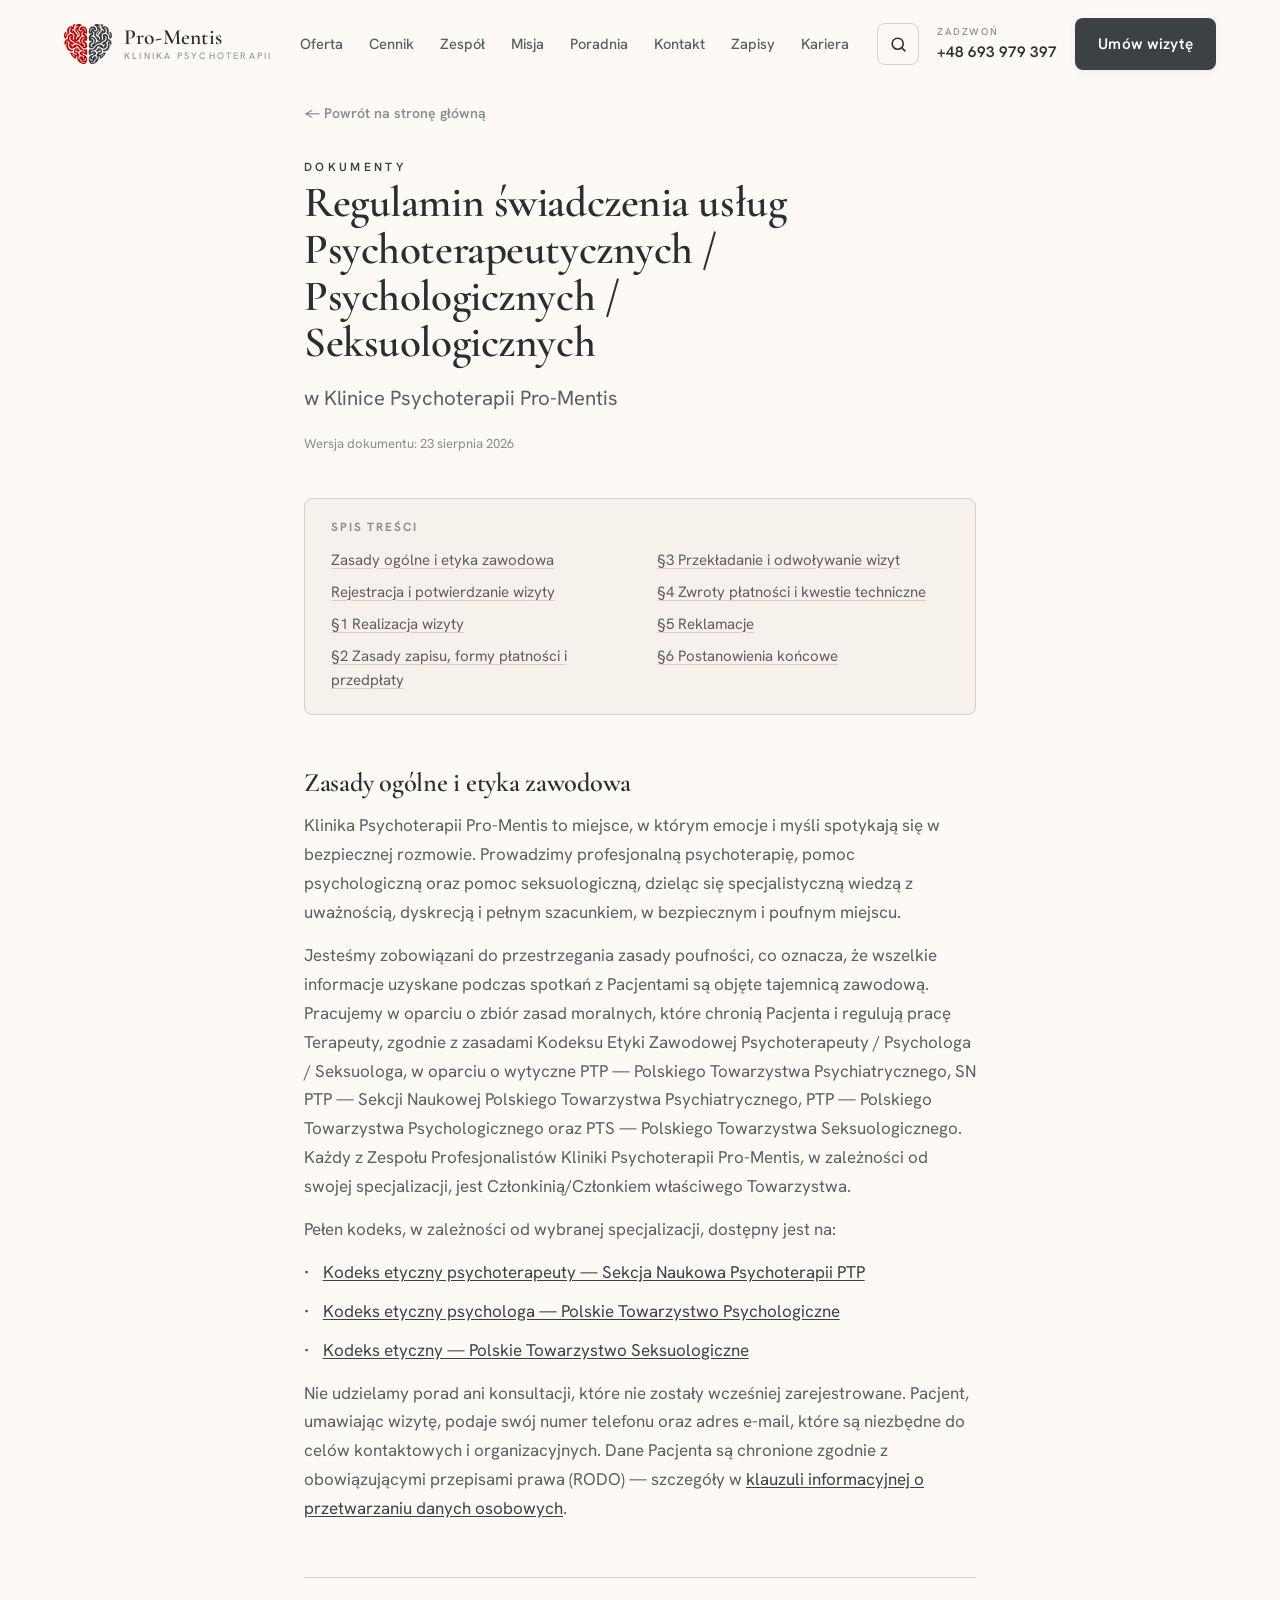
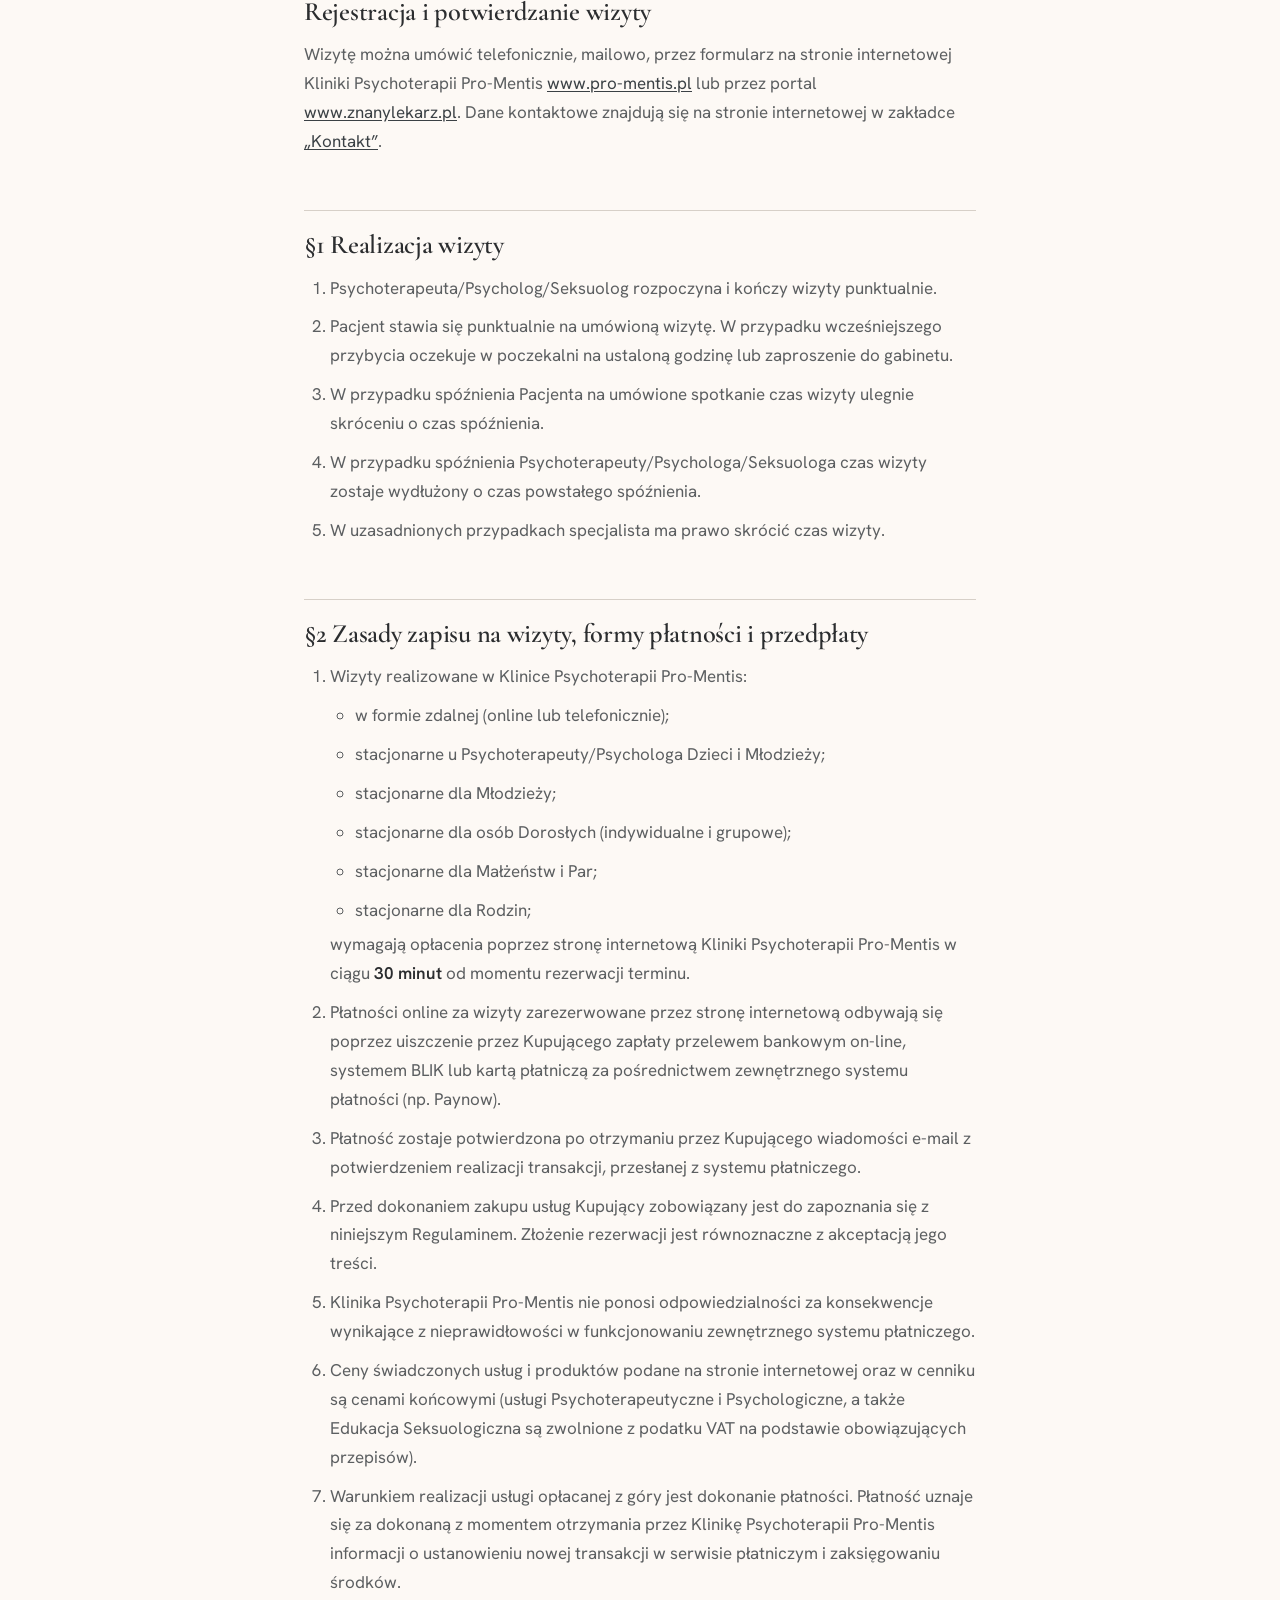
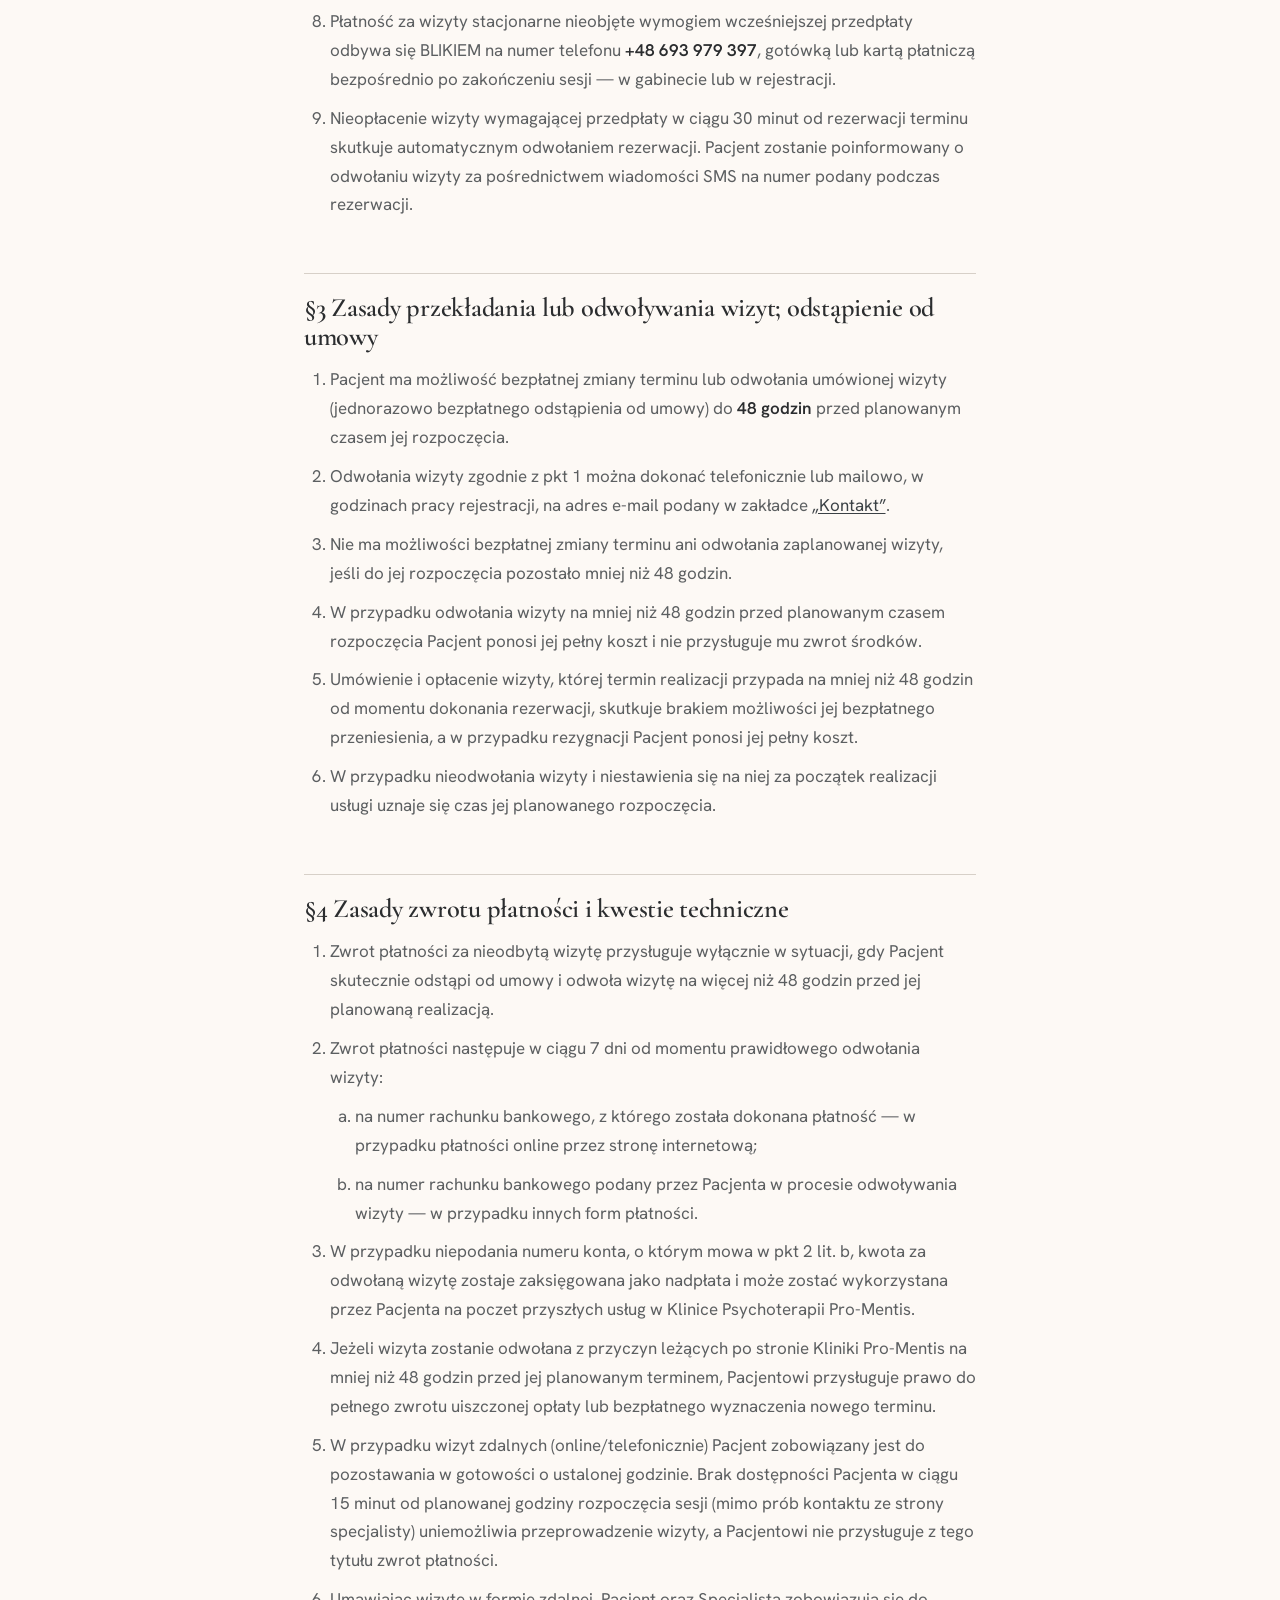
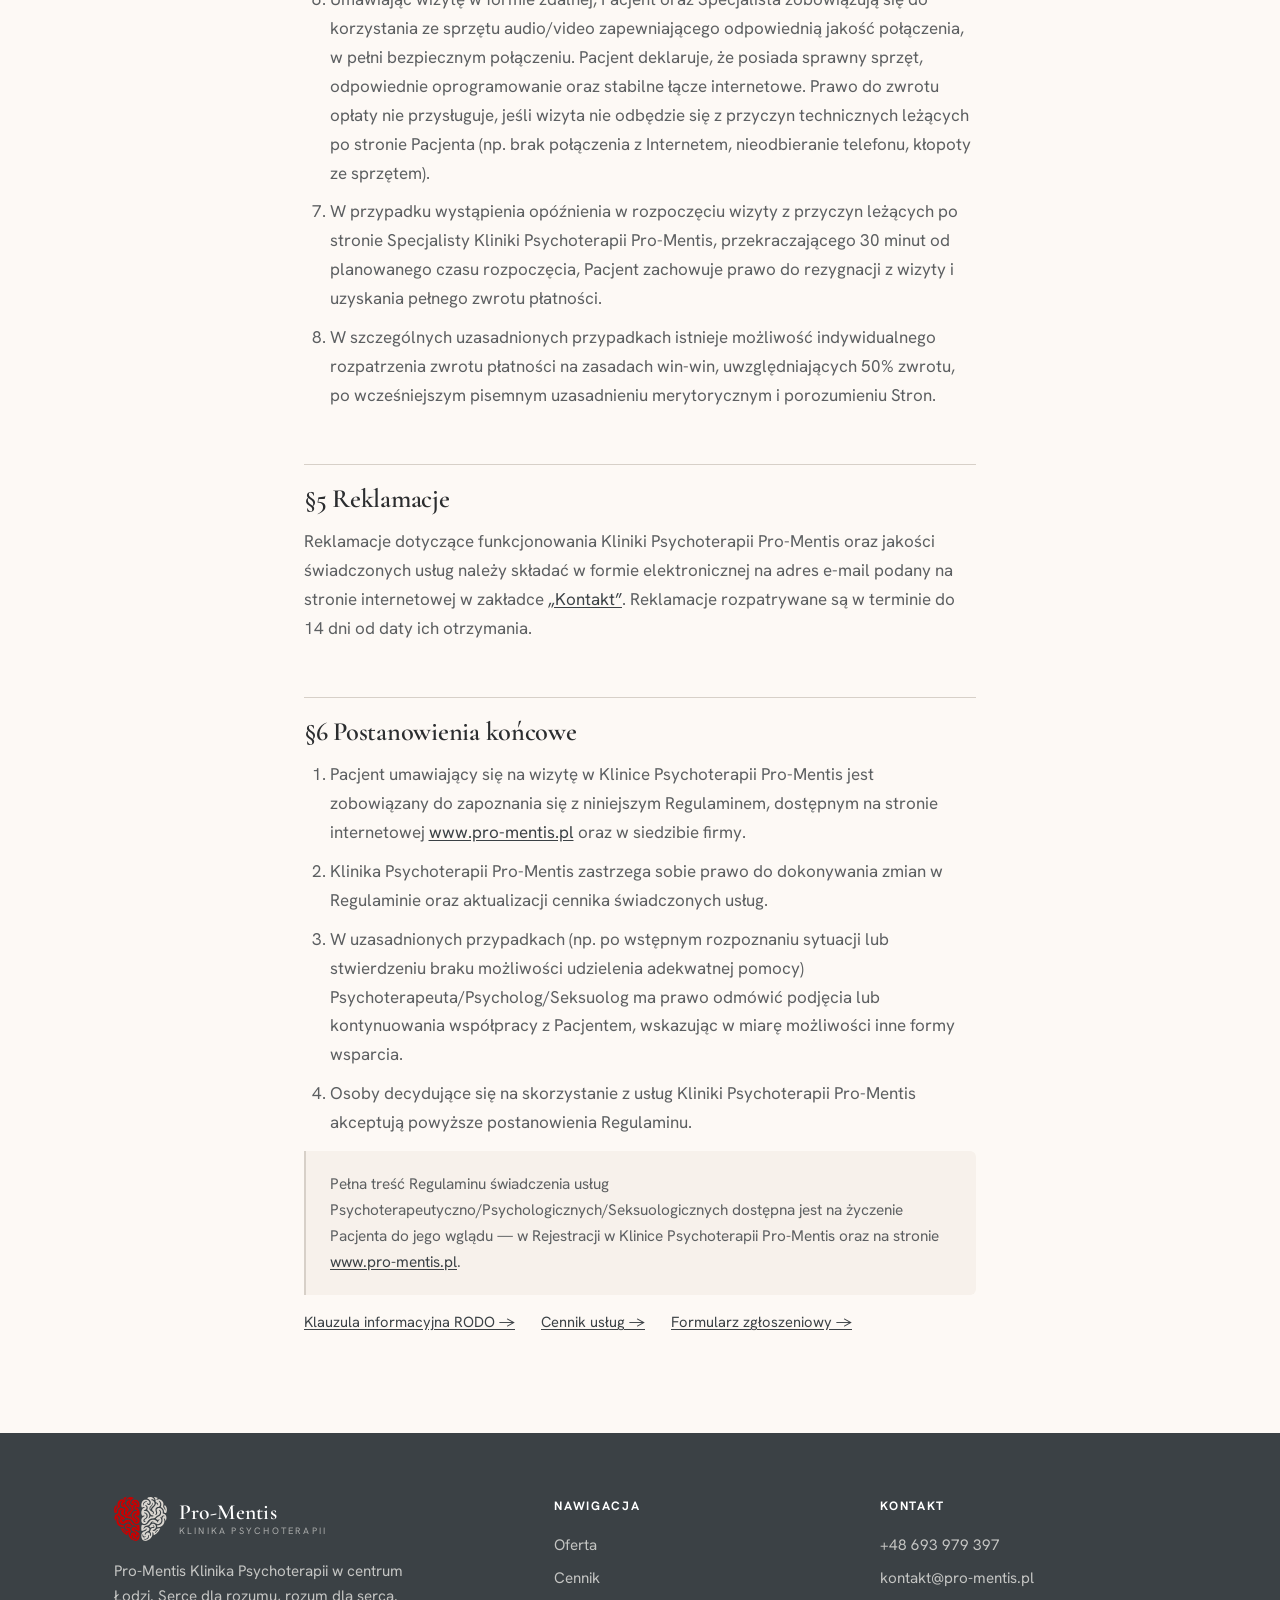
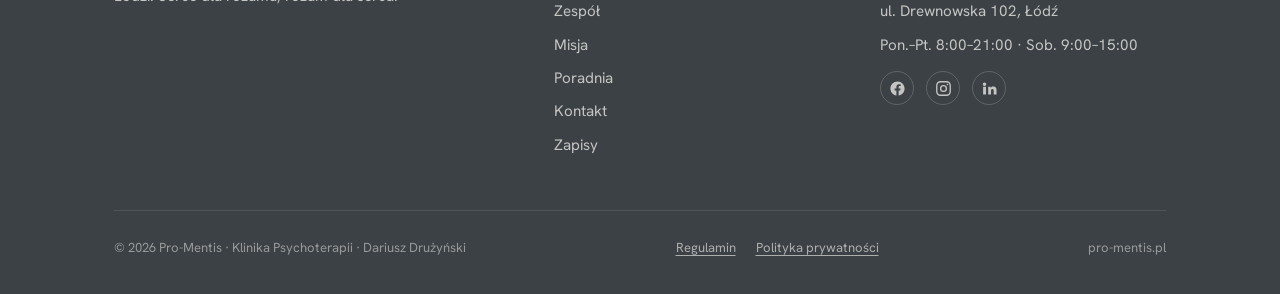
<file: regulamin.html>
<!DOCTYPE html>
<html lang="pl"
      data-atmo="cream"
      data-accent="minimal"
      data-anim="scale"
      data-shape="sharp"
      data-density="regular"
      data-font="cormorant"
      data-bodyfont="hanken">
<head>
<meta charset="UTF-8">
<meta name="viewport" content="width=device-width, initial-scale=1.0">
<title>Regulamin świadczenia usług — Pro-Mentis</title>
<meta name="description" content="Regulamin świadczenia usług psychoterapeutycznych, psychologicznych i seksuologicznych w Klinice Psychoterapii Pro-Mentis w Łodzi.">
<meta name="robots" content="index, follow">
<link rel="icon" type="image/svg+xml" href="assets/img/logo-heart.svg">
<link rel="preconnect" href="https://fonts.googleapis.com">
<link rel="preconnect" href="https://fonts.gstatic.com" crossorigin>
<link href="https://fonts.googleapis.com/css2?family=Cormorant+Garamond:ital,wght@0,500;0,600;0,700;1,500;1,600&family=Hanken+Grotesk:wght@400;500;600;700&display=swap" rel="stylesheet">
<link rel="stylesheet" href="assets/css/styles.css?v=4">
<link rel="stylesheet" href="assets/css/variants.css?v=3">
</head>
<body>

<!-- ============ HEADER ============ -->
<header class="site-header" id="header">
  <a class="brand" href="index.html" aria-label="Pro-Mentis — strona główna">
    <img src="assets/img/logo-heart.svg" alt="">
    <span class="brand-text">
      <b>Pro-Mentis</b>
      <span>Klinika Psychoterapii</span>
    </span>
  </a>

  <nav class="nav" id="nav-main" aria-label="Główna nawigacja">
    <div class="nav-links">
      <a href="index.html#oferta">Oferta</a>
      <a href="index.html#cennik">Cennik</a>
      <a href="index.html#zespol">Zespół</a>
      <a href="index.html#misja">Misja</a>
      <a href="index.html#dojazd">Poradnia</a>
      <a href="index.html#kontakt">Kontakt</a>
      <a href="index.html#zapisy">Zapisy</a>
      <a href="kariera.html">Kariera</a>
    </div>
    <a class="nav-phone" href="tel:+48693979397">Zadzwoń: +48 693 979 397</a>
  </nav>

  <div class="header-cta">
    <button class="search-toggle" type="button" data-search-open hidden aria-label="Szukaj na stronie" title="Szukaj (Ctrl+K)">
      <svg viewBox="0 0 24 24" fill="none" stroke="currentColor" stroke-width="2" stroke-linecap="round" aria-hidden="true"><circle cx="11" cy="11" r="7"/><path d="m20 20-3.6-3.6"/></svg>
    </button>
    <a class="phone-link" href="tel:+48693979397">
      <span class="phone-text"><small>Zadzwoń</small>+48 693 979 397</span>
    </a>
    <a class="btn btn-primary" data-book href="index.html#zapisy">Umów wizytę</a>
    <button class="menu-toggle" type="button" aria-label="Menu nawigacji" aria-expanded="false" aria-controls="nav-main">
      <span></span><span></span><span></span>
    </button>
  </div>
</header>

<main id="top">
  <section class="legal">
    <div class="wrap">
      <a class="legal-back" href="index.html">← Powrót na stronę główną</a>

      <div class="legal-head">
        <span class="eyebrow">Dokumenty</span>
        <h1>Regulamin świadczenia usług Psychoterapeutycznych / Psychologicznych / Seksuologicznych</h1>
        <p class="lede">w Klinice Psychoterapii Pro-Mentis</p>
        <p class="legal-meta">Wersja dokumentu: 23 sierpnia 2026</p>
      </div>

      <nav class="legal-toc" aria-label="Spis treści regulaminu">
        <h2>Spis treści</h2>
        <ol>
          <li><a href="#zasady-ogolne">Zasady ogólne i etyka zawodowa</a></li>
          <li><a href="#rejestracja">Rejestracja i potwierdzanie wizyty</a></li>
          <li><a href="#par-1">§1 Realizacja wizyty</a></li>
          <li><a href="#par-2">§2 Zasady zapisu, formy płatności i przedpłaty</a></li>
          <li><a href="#par-3">§3 Przekładanie i odwoływanie wizyt</a></li>
          <li><a href="#par-4">§4 Zwroty płatności i kwestie techniczne</a></li>
          <li><a href="#par-5">§5 Reklamacje</a></li>
          <li><a href="#par-6">§6 Postanowienia końcowe</a></li>
        </ol>
      </nav>

      <div class="legal-body">
        <h2 id="zasady-ogolne">Zasady ogólne i etyka zawodowa</h2>
        <p>Klinika Psychoterapii Pro-Mentis to miejsce, w którym emocje i myśli spotykają się w bezpiecznej rozmowie. Prowadzimy profesjonalną psychoterapię, pomoc psychologiczną oraz pomoc seksuologiczną, dzieląc się specjalistyczną wiedzą z uważnością, dyskrecją i pełnym szacunkiem, w bezpiecznym i poufnym miejscu.</p>
        <p>Jesteśmy zobowiązani do przestrzegania zasady poufności, co oznacza, że wszelkie informacje uzyskane podczas spotkań z Pacjentami są objęte tajemnicą zawodową. Pracujemy w oparciu o zbiór zasad moralnych, które chronią Pacjenta i regulują pracę Terapeuty, zgodnie z zasadami Kodeksu Etyki Zawodowej Psychoterapeuty / Psychologa / Seksuologa, w oparciu o wytyczne PTP — Polskiego Towarzystwa Psychiatrycznego, SN PTP — Sekcji Naukowej Polskiego Towarzystwa Psychiatrycznego, PTP — Polskiego Towarzystwa Psychologicznego oraz PTS — Polskiego Towarzystwa Seksuologicznego. Każdy z Zespołu Profesjonalistów Kliniki Psychoterapii Pro-Mentis, w zależności od swojej specjalizacji, jest Członkinią/Członkiem właściwego Towarzystwa.</p>
        <p>Pełen kodeks, w zależności od wybranej specjalizacji, dostępny jest na:</p>
        <ul class="legal-plain">
          <li><a href="https://sekcjanaukowapsychoterapii.org/kodeks-etyczny-psychoterapeuty/" target="_blank" rel="noopener">Kodeks etyczny psychoterapeuty — Sekcja Naukowa Psychoterapii PTP</a></li>
          <li><a href="https://psych.org.pl/dla-psychologow/kodeks-etyczny" target="_blank" rel="noopener">Kodeks etyczny psychologa — Polskie Towarzystwo Psychologiczne</a></li>
          <li><a href="https://pts-seksuologia.pl/sites/strona/62/kodeks-etyczny-pts" target="_blank" rel="noopener">Kodeks etyczny — Polskie Towarzystwo Seksuologiczne</a></li>
        </ul>
        <p>Nie udzielamy porad ani konsultacji, które nie zostały wcześniej zarejestrowane. Pacjent, umawiając wizytę, podaje swój numer telefonu oraz adres e-mail, które są niezbędne do celów kontaktowych i organizacyjnych. Dane Pacjenta są chronione zgodnie z obowiązującymi przepisami prawa (RODO) — szczegóły w <a href="polityka-prywatnosci.html">klauzuli informacyjnej o przetwarzaniu danych osobowych</a>.</p>

        <h2 id="rejestracja">Rejestracja i potwierdzanie wizyty</h2>
        <p>Wizytę można umówić telefonicznie, mailowo, przez formularz na stronie internetowej Kliniki Psychoterapii Pro-Mentis <a href="index.html">www.pro-mentis.pl</a> lub przez portal <a href="https://www.znanylekarz.pl/placowki/pro-mentis" target="_blank" rel="noopener nofollow">www.znanylekarz.pl</a>. Dane kontaktowe znajdują się na stronie internetowej w zakładce <a href="index.html#kontakt">„Kontakt”</a>.</p>

        <h2 id="par-1">§1 Realizacja wizyty</h2>
        <ol>
          <li>Psychoterapeuta/Psycholog/Seksuolog rozpoczyna i kończy wizyty punktualnie.</li>
          <li>Pacjent stawia się punktualnie na umówioną wizytę. W przypadku wcześniejszego przybycia oczekuje w poczekalni na ustaloną godzinę lub zaproszenie do gabinetu.</li>
          <li>W przypadku spóźnienia Pacjenta na umówione spotkanie czas wizyty ulegnie skróceniu o czas spóźnienia.</li>
          <li>W przypadku spóźnienia Psychoterapeuty/Psychologa/Seksuologa czas wizyty zostaje wydłużony o czas powstałego spóźnienia.</li>
          <li>W uzasadnionych przypadkach specjalista ma prawo skrócić czas wizyty.</li>
        </ol>

        <h2 id="par-2">§2 Zasady zapisu na wizyty, formy płatności i przedpłaty</h2>
        <ol>
          <li>
            Wizyty realizowane w Klinice Psychoterapii Pro-Mentis:
            <ul>
              <li>w formie zdalnej (online lub telefonicznie);</li>
              <li>stacjonarne u Psychoterapeuty/Psychologa Dzieci i Młodzieży;</li>
              <li>stacjonarne dla Młodzieży;</li>
              <li>stacjonarne dla osób Dorosłych (indywidualne i grupowe);</li>
              <li>stacjonarne dla Małżeństw i Par;</li>
              <li>stacjonarne dla Rodzin;</li>
            </ul>
            <p>wymagają opłacenia poprzez stronę internetową Kliniki Psychoterapii Pro-Mentis w ciągu <b>30 minut</b> od momentu rezerwacji terminu.</p>
          </li>
          <li>Płatności online za wizyty zarezerwowane przez stronę internetową odbywają się poprzez uiszczenie przez Kupującego zapłaty przelewem bankowym on-line, systemem BLIK lub kartą płatniczą za pośrednictwem zewnętrznego systemu płatności (np. Paynow).</li>
          <li>Płatność zostaje potwierdzona po otrzymaniu przez Kupującego wiadomości e-mail z potwierdzeniem realizacji transakcji, przesłanej z systemu płatniczego.</li>
          <li>Przed dokonaniem zakupu usług Kupujący zobowiązany jest do zapoznania się z niniejszym Regulaminem. Złożenie rezerwacji jest równoznaczne z akceptacją jego treści.</li>
          <li>Klinika Psychoterapii Pro-Mentis nie ponosi odpowiedzialności za konsekwencje wynikające z nieprawidłowości w funkcjonowaniu zewnętrznego systemu płatniczego.</li>
          <li>Ceny świadczonych usług i produktów podane na stronie internetowej oraz w cenniku są cenami końcowymi (usługi Psychoterapeutyczne i Psychologiczne, a także Edukacja Seksuologiczna są zwolnione z podatku VAT na podstawie obowiązujących przepisów).</li>
          <li>Warunkiem realizacji usługi opłacanej z góry jest dokonanie płatności. Płatność uznaje się za dokonaną z momentem otrzymania przez Klinikę Psychoterapii Pro-Mentis informacji o ustanowieniu nowej transakcji w serwisie płatniczym i zaksięgowaniu środków.</li>
          <li>Płatność za wizyty stacjonarne nieobjęte wymogiem wcześniejszej przedpłaty odbywa się BLIKIEM na numer telefonu <b>+48 693 979 397</b>, gotówką lub kartą płatniczą bezpośrednio po zakończeniu sesji — w gabinecie lub w rejestracji.</li>
          <li>Nieopłacenie wizyty wymagającej przedpłaty w ciągu 30 minut od rezerwacji terminu skutkuje automatycznym odwołaniem rezerwacji. Pacjent zostanie poinformowany o odwołaniu wizyty za pośrednictwem wiadomości SMS na numer podany podczas rezerwacji.</li>
        </ol>

        <h2 id="par-3">§3 Zasady przekładania lub odwoływania wizyt; odstąpienie od umowy</h2>
        <ol>
          <li>Pacjent ma możliwość bezpłatnej zmiany terminu lub odwołania umówionej wizyty (jednorazowo bezpłatnego odstąpienia od umowy) do <b>48 godzin</b> przed planowanym czasem jej rozpoczęcia.</li>
          <li>Odwołania wizyty zgodnie z pkt 1 można dokonać telefonicznie lub mailowo, w godzinach pracy rejestracji, na adres e-mail podany w zakładce <a href="index.html#kontakt">„Kontakt”</a>.</li>
          <li>Nie ma możliwości bezpłatnej zmiany terminu ani odwołania zaplanowanej wizyty, jeśli do jej rozpoczęcia pozostało mniej niż 48 godzin.</li>
          <li>W przypadku odwołania wizyty na mniej niż 48 godzin przed planowanym czasem rozpoczęcia Pacjent ponosi jej pełny koszt i nie przysługuje mu zwrot środków.</li>
          <li>Umówienie i opłacenie wizyty, której termin realizacji przypada na mniej niż 48 godzin od momentu dokonania rezerwacji, skutkuje brakiem możliwości jej bezpłatnego przeniesienia, a w przypadku rezygnacji Pacjent ponosi jej pełny koszt.</li>
          <li>W przypadku nieodwołania wizyty i niestawienia się na niej za początek realizacji usługi uznaje się czas jej planowanego rozpoczęcia.</li>
        </ol>

        <h2 id="par-4">§4 Zasady zwrotu płatności i kwestie techniczne</h2>
        <ol>
          <li>Zwrot płatności za nieodbytą wizytę przysługuje wyłącznie w sytuacji, gdy Pacjent skutecznie odstąpi od umowy i odwoła wizytę na więcej niż 48 godzin przed jej planowaną realizacją.</li>
          <li>
            Zwrot płatności następuje w ciągu 7 dni od momentu prawidłowego odwołania wizyty:
            <ol type="a">
              <li>na numer rachunku bankowego, z którego została dokonana płatność — w przypadku płatności online przez stronę internetową;</li>
              <li>na numer rachunku bankowego podany przez Pacjenta w procesie odwoływania wizyty — w przypadku innych form płatności.</li>
            </ol>
          </li>
          <li>W przypadku niepodania numeru konta, o którym mowa w pkt 2 lit. b, kwota za odwołaną wizytę zostaje zaksięgowana jako nadpłata i może zostać wykorzystana przez Pacjenta na poczet przyszłych usług w Klinice Psychoterapii Pro-Mentis.</li>
          <li>Jeżeli wizyta zostanie odwołana z przyczyn leżących po stronie Kliniki Pro-Mentis na mniej niż 48 godzin przed jej planowanym terminem, Pacjentowi przysługuje prawo do pełnego zwrotu uiszczonej opłaty lub bezpłatnego wyznaczenia nowego terminu.</li>
          <li>W przypadku wizyt zdalnych (online/telefonicznie) Pacjent zobowiązany jest do pozostawania w gotowości o ustalonej godzinie. Brak dostępności Pacjenta w ciągu 15 minut od planowanej godziny rozpoczęcia sesji (mimo prób kontaktu ze strony specjalisty) uniemożliwia przeprowadzenie wizyty, a Pacjentowi nie przysługuje z tego tytułu zwrot płatności.</li>
          <li>Umawiając wizytę w formie zdalnej, Pacjent oraz Specjalista zobowiązują się do korzystania ze sprzętu audio/video zapewniającego odpowiednią jakość połączenia, w pełni bezpiecznym połączeniu. Pacjent deklaruje, że posiada sprawny sprzęt, odpowiednie oprogramowanie oraz stabilne łącze internetowe. Prawo do zwrotu opłaty nie przysługuje, jeśli wizyta nie odbędzie się z przyczyn technicznych leżących po stronie Pacjenta (np. brak połączenia z Internetem, nieodbieranie telefonu, kłopoty ze sprzętem).</li>
          <li>W przypadku wystąpienia opóźnienia w rozpoczęciu wizyty z przyczyn leżących po stronie Specjalisty Kliniki Psychoterapii Pro-Mentis, przekraczającego 30 minut od planowanego czasu rozpoczęcia, Pacjent zachowuje prawo do rezygnacji z wizyty i uzyskania pełnego zwrotu płatności.</li>
          <li>W szczególnych uzasadnionych przypadkach istnieje możliwość indywidualnego rozpatrzenia zwrotu płatności na zasadach win-win, uwzględniających 50% zwrotu, po wcześniejszym pisemnym uzasadnieniu merytorycznym i porozumieniu Stron.</li>
        </ol>

        <h2 id="par-5">§5 Reklamacje</h2>
        <p>Reklamacje dotyczące funkcjonowania Kliniki Psychoterapii Pro-Mentis oraz jakości świadczonych usług należy składać w formie elektronicznej na adres e-mail podany na stronie internetowej w zakładce <a href="index.html#kontakt">„Kontakt”</a>. Reklamacje rozpatrywane są w terminie do 14 dni od daty ich otrzymania.</p>

        <h2 id="par-6">§6 Postanowienia końcowe</h2>
        <ol>
          <li>Pacjent umawiający się na wizytę w Klinice Psychoterapii Pro-Mentis jest zobowiązany do zapoznania się z niniejszym Regulaminem, dostępnym na stronie internetowej <a href="index.html">www.pro-mentis.pl</a> oraz w siedzibie firmy.</li>
          <li>Klinika Psychoterapii Pro-Mentis zastrzega sobie prawo do dokonywania zmian w Regulaminie oraz aktualizacji cennika świadczonych usług.</li>
          <li>W uzasadnionych przypadkach (np. po wstępnym rozpoznaniu sytuacji lub stwierdzeniu braku możliwości udzielenia adekwatnej pomocy) Psychoterapeuta/Psycholog/Seksuolog ma prawo odmówić podjęcia lub kontynuowania współpracy z Pacjentem, wskazując w miarę możliwości inne formy wsparcia.</li>
          <li>Osoby decydujące się na skorzystanie z usług Kliniki Psychoterapii Pro-Mentis akceptują powyższe postanowienia Regulaminu.</li>
        </ol>

        <p class="legal-note">Pełna treść Regulaminu świadczenia usług Psychoterapeutyczno/Psychologicznych/Seksuologicznych dostępna jest na życzenie Pacjenta do jego wglądu — w Rejestracji w Klinice Psychoterapii Pro-Mentis oraz na stronie <a href="index.html">www.pro-mentis.pl</a>.</p>

        <p class="legal-sibling">
          <a href="polityka-prywatnosci.html">Klauzula informacyjna RODO →</a>
          <a href="index.html#cennik">Cennik usług →</a>
          <a href="index.html#zapisy">Formularz zgłoszeniowy →</a>
        </p>
      </div>
    </div>
  </section>
</main>

<!-- ============ FOOTER ============ -->
<footer class="site-footer">
  <div class="wrap">
    <div class="footer-top">
      <div class="footer-brand">
        <a class="brand" href="index.html" aria-label="Pro-Mentis — strona główna">
          <img src="assets/img/logo-heart-light.svg" alt="">
          <span class="brand-text">
            <b>Pro-Mentis</b>
            <span>Klinika Psychoterapii</span>
          </span>
        </a>
        <p>Pro-Mentis Klinika Psychoterapii w centrum Łodzi. Serce dla rozumu, rozum dla serca.</p>
      </div>
      <div class="footer-col">
        <h5>Nawigacja</h5>
        <a href="index.html#oferta">Oferta</a>
        <a href="index.html#cennik">Cennik</a>
        <a href="index.html#zespol">Zespół</a>
        <a href="index.html#misja">Misja</a>
        <a href="index.html#dojazd">Poradnia</a>
        <a href="index.html#kontakt">Kontakt</a>
        <a href="index.html#zapisy">Zapisy</a>
      </div>
      <div class="footer-col">
        <h5>Kontakt</h5>
        <a href="tel:+48693979397">+48 693 979 397</a>
        <a href="mailto:kontakt@pro-mentis.pl">kontakt@pro-mentis.pl</a>
        <a href="https://www.google.com/maps/search/?api=1&amp;query=ul.+Drewnowska+102,+Łódź" target="_blank" rel="noopener">ul. Drewnowska 102, Łódź</a>
        <p>Pon.–Pt. 8:00–21:00 · Sob. 9:00–15:00</p>
        <div class="footer-social">
          <a href="https://www.facebook.com/profile.php?id=61594069676782" target="_blank" rel="noopener" aria-label="Pro-Mentis na Facebooku">
            <svg viewBox="0 0 24 24" fill="currentColor" aria-hidden="true"><path d="M22 12.06C22 6.5 17.52 2 12 2S2 6.5 2 12.06c0 5.02 3.66 9.18 8.44 9.94v-7.03H7.9v-2.91h2.54V9.85c0-2.52 1.49-3.91 3.77-3.91 1.09 0 2.24.2 2.24.2v2.46h-1.26c-1.24 0-1.63.78-1.63 1.57v1.89h2.78l-.45 2.91h-2.33V22c4.78-.76 8.44-4.92 8.44-9.94Z"/></svg>
          </a>
          <a href="https://www.instagram.com/klinika_pro_mentis/" target="_blank" rel="noopener" aria-label="Pro-Mentis na Instagramie">
            <svg viewBox="0 0 24 24" fill="none" stroke="currentColor" stroke-width="1.9" stroke-linecap="round" stroke-linejoin="round" aria-hidden="true"><rect x="2.5" y="2.5" width="19" height="19" rx="5.2"/><circle cx="12" cy="12" r="4.1"/><circle cx="17.6" cy="6.4" r="1.1" fill="currentColor" stroke="none"/></svg>
          </a>
          <a href="https://www.linkedin.com/in/dariusz-dru%C5%BCy%C5%84ski-537254433" target="_blank" rel="noopener" aria-label="Dariusz Drużyński na LinkedIn">
            <svg viewBox="0 0 24 24" fill="currentColor" aria-hidden="true"><path d="M4.98 3.5a2.5 2.5 0 1 1 0 5 2.5 2.5 0 0 1 0-5ZM3 9.5h4v11H3v-11Zm6.5 0h3.83v1.5h.05c.53-.95 1.83-1.95 3.77-1.95 4.03 0 4.78 2.5 4.78 5.76v5.69h-4v-5.05c0-1.2-.02-2.75-1.75-2.75-1.75 0-2.02 1.3-2.02 2.66v5.14h-4v-11Z"/></svg>
          </a>
        </div>
      </div>
    </div>
    <div class="footer-bottom">
      <span>© 2026 Pro-Mentis · Klinika Psychoterapii · Dariusz Drużyński</span>
      <span class="footer-legal">
        <a href="regulamin.html">Regulamin</a>
        <a href="polityka-prywatnosci.html">Polityka prywatności</a>
      </span>
      <span>pro-mentis.pl</span>
    </div>
  </div>
</footer>

<!-- ============ WYBÓR SPOSOBU ZAPISU ============ -->
<!--
  Przycisk „Umów wizytę” nie prowadzi już wprost do formularza — otwiera wybór.
  <dialog> daje natywnie Escape, pułapkę fokusa i ::backdrop, więc skrypt poniżej
  robi tylko trzy rzeczy: podmienia linki na przyciski, otwiera i zamyka.
  Bez JS przyciski zostają zwykłymi linkami do #zapisy, tak jak dotąd.
-->
<dialog class="book-dialog" id="book-choice" aria-labelledby="book-choice-title">
  <form method="dialog" class="book-close-form">
    <button class="book-close" type="submit" aria-label="Zamknij">&times;</button>
  </form>
  <h3 id="book-choice-title">Jak chcesz umówić wizytę?</h3>
  <p class="book-lede">Obie drogi prowadzą do tego samego zespołu — wybierz wygodniejszą.</p>
  <div class="book-opts">
    <a class="book-opt" href="https://www.znanylekarz.pl/placowki/pro-mentis" target="_blank" rel="noopener nofollow">
      <img src="assets/img/logo-znanylekarz.png" alt="" width="64" height="64">
      <span><b>ZnanyLekarz</b>Wybierz wolny termin online i potwierdź od ręki.</span>
    </a>
    <a class="book-opt" href="index.html#zapisy">
      <img src="assets/img/logo-heart.svg" alt="" width="64" height="64">
      <span><b>Formularz Pro-Mentis</b>Zostaw zgłoszenie — oddzwonimy i pomożemy dobrać specjalistę.</span>
    </a>
  </div>
</dialog>

<!-- ============ SCRIPTS ============ -->
<script>
/* menu mobilne + sticky header — te same efekty co na stronie głównej */
(function () {
  var header = document.getElementById('header');
  var toggle = header && header.querySelector('.menu-toggle');
  var nav = document.getElementById('nav-main');
  if (!toggle || !nav) return;
  var close = function () {
    header.classList.remove('nav-open');
    toggle.setAttribute('aria-expanded', 'false');
  };
  toggle.addEventListener('click', function () {
    var open = header.classList.toggle('nav-open');
    toggle.setAttribute('aria-expanded', open ? 'true' : 'false');
  });
  Array.prototype.forEach.call(nav.querySelectorAll('a'), function (link) {
    link.addEventListener('click', close);
  });
  document.addEventListener('keydown', function (e) { if (e.key === 'Escape') close(); });
  document.addEventListener('click', function (e) {
    if (header.classList.contains('nav-open') && !header.contains(e.target)) close();
  });
  window.addEventListener('resize', function () { if (window.innerWidth > 980) close(); });
})();

/* sticky header */
(function () {
  var header = document.getElementById('header');
  var onScroll = function () {
    if (window.scrollY > 60) header.classList.add('scrolled');
    else header.classList.remove('scrolled');
  };
  window.addEventListener('scroll', onScroll, { passive: true });
  onScroll();
})();

/* ------------------------------------------------------------------
   Wybór sposobu zapisu — „Umów wizytę” otwiera <dialog> zamiast skakać
   wprost do formularza. Progresywnie: gdy JS nie działa albo przeglądarka
   nie zna <dialog>, przyciski zostają zwykłymi linkami do #zapisy.
   ------------------------------------------------------------------ */
(function () {
  var dlg = document.getElementById('book-choice');
  if (!dlg || typeof dlg.showModal !== 'function') return;

  Array.prototype.forEach.call(document.querySelectorAll('[data-book]'), function (el) {
    el.addEventListener('click', function (e) { e.preventDefault(); dlg.showModal(); });
  });

  /* Klik w tło zamyka — <dialog> sam tego nie robi. */
  dlg.addEventListener('click', function (e) { if (e.target === dlg) dlg.close(); });

  /* Wybór formularza domyka okno, żeby skok do #zapisy był widoczny. */
  Array.prototype.forEach.call(dlg.querySelectorAll('.book-opt'), function (a) {
    a.addEventListener('click', function () { dlg.close(); });
  });
})();
</script>
<script src="assets/js/search.js?v=1" defer></script>

</body>
</html>
</file>
<file: assets/css/styles.css>
/* ============================================================
   Pro-Mentis — Klinika Psychoterapii
   Warm, calm, editorial. Brand: heart+brain (red #ce351e / charcoal #3b4145)
   ============================================================ */

/* ---------- Design tokens ---------- */
:root {
  /* warm neutral surfaces (atmosphere: "cream" default) */
  --bg:        oklch(0.985 0.007 73);
  --surface:   oklch(0.962 0.011 71);
  --surface-2: oklch(0.935 0.014 69);
  --line:      oklch(0.86 0.013 68);

  /* ink */
  --ink:       #2b2d2f;
  --ink-soft:  #5c5f61;
  --ink-faint: #8b8d8e;

  /* brand */
  --red:       #ce351e;
  --red-deep:  #a82a17;
  --charcoal:  #3b4145;
  --clay:      oklch(0.7 0.035 60);

  /* accent driver (tweakable intensity) */
  --accent:        var(--red);
  --accent-ink:    var(--red-deep);
  --accent-tint:   color-mix(in oklab, var(--red) 9%, var(--bg));
  --accent-line:   color-mix(in oklab, var(--red) 30%, var(--line));

  --font-display: "Cormorant Garamond", Georgia, serif;
  --font-body:    "Hanken Grotesk", system-ui, sans-serif;

  --maxw: 1180px;
  --pad: clamp(20px, 5vw, 64px);
  --radius: 4px;

  --shadow-sm: 0 1px 2px rgba(43,45,47,.04), 0 2px 8px rgba(43,45,47,.05);
  --shadow-md: 0 6px 24px rgba(43,45,47,.07), 0 2px 6px rgba(43,45,47,.05);
  --shadow-lg: 0 24px 60px -20px rgba(43,45,47,.22);
}

/* atmosphere variants */
:root[data-atmo="paper"] {
  --bg:        oklch(0.992 0.004 78);
  --surface:   oklch(0.97 0.006 76);
  --surface-2: oklch(0.945 0.008 74);
  --line:      oklch(0.88 0.008 72);
}
:root[data-atmo="cool"] {
  --bg:        oklch(0.984 0.004 230);
  --surface:   oklch(0.958 0.006 232);
  --surface-2: oklch(0.93 0.008 234);
  --line:      oklch(0.87 0.008 235);
  --ink:       #2a2e31;
  --ink-soft:  #565b5f;
  --clay:      oklch(0.7 0.02 235);
}

/* accent intensity variants */
:root[data-accent="minimal"] {
  --accent:      var(--charcoal);
  --accent-ink:  var(--charcoal);
  --accent-tint: color-mix(in oklab, var(--charcoal) 7%, var(--bg));
  --accent-line: var(--line);
}
:root[data-accent="expressive"] {
  --accent-tint: color-mix(in oklab, var(--red) 14%, var(--bg));
  --accent-line: color-mix(in oklab, var(--red) 45%, var(--line));
}

/* heading font variants */
:root[data-font="lora"]     { --font-display: "Lora", Georgia, serif; }
:root[data-font="playfair"] { --font-display: "Playfair Display", Georgia, serif; }

/* ---------- Reset ---------- */
*, *::before, *::after { box-sizing: border-box; }
* { margin: 0; }
html { scroll-behavior: smooth; -webkit-text-size-adjust: 100%; }
@media (prefers-reduced-motion: reduce) { html { scroll-behavior: auto; } }
body {
  font-family: var(--font-body);
  color: var(--ink);
  background: var(--bg);
  line-height: 1.6;
  font-size: 17px;
  -webkit-font-smoothing: antialiased;
  text-rendering: optimizeLegibility;
  overflow-x: hidden;
}
img { display: block; max-width: 100%; }
a { color: inherit; text-decoration: none; }
button { font: inherit; cursor: pointer; border: none; background: none; color: inherit; }
:focus-visible { outline: 2px solid var(--accent); outline-offset: 3px; border-radius: 2px; }

/* ---------- Type ---------- */
h1, h2, h3, h4 { font-family: var(--font-display); font-weight: 600; line-height: 1.08; letter-spacing: -0.01em; color: var(--ink); }
.display { font-size: clamp(2.6rem, 6.5vw, 5.4rem); font-weight: 600; }
.eyebrow {
  font-family: var(--font-body);
  font-size: 0.74rem; font-weight: 600;
  letter-spacing: 0.28em; text-transform: uppercase;
  color: var(--accent-ink);
}
.eyebrow.muted { color: var(--ink-faint); }
.lede { font-size: clamp(1.05rem, 1.6vw, 1.28rem); color: var(--ink-soft); line-height: 1.6; text-wrap: pretty; }
.section-title { font-size: clamp(2rem, 4vw, 3.1rem); }

/* ---------- Layout ---------- */
.wrap { max-width: var(--maxw); margin: 0 auto; padding-inline: var(--pad); }
/* `main >` — tylko sekcje najwyższego poziomu; zagnieżdżone (np. grupy cennika) bez odstępu */
main > section { padding-block: clamp(72px, 11vh, 140px); }
.section-head { max-width: 640px; margin-bottom: clamp(36px, 5vw, 60px); }
.section-head .eyebrow { display: block; margin-bottom: 18px; }
.section-head .lede { margin-top: 18px; }

/* ---------- Buttons ---------- */
.btn {
  display: inline-flex; align-items: center; gap: 0.6em;
  padding: 0.9em 1.5em; border-radius: 8px;
  font-weight: 600; font-size: 0.96rem; letter-spacing: 0.01em;
  transition: transform .25s cubic-bezier(.2,.7,.3,1), background .25s, color .25s, box-shadow .25s;
  white-space: nowrap;
}
.btn-primary { background: var(--accent); color: #fff; box-shadow: var(--shadow-sm); }
.btn-primary:hover { background: var(--accent-ink); transform: translateY(-2px); box-shadow: var(--shadow-md); }
.btn-ghost { color: var(--ink); border: 1px solid var(--line); background: color-mix(in oklab, var(--bg) 60%, transparent); }
.btn-ghost:hover { border-color: var(--ink); transform: translateY(-2px); }
.btn .arrow { transition: transform .25s; }
.btn:hover .arrow { transform: translateX(3px); }

/* ---------- Header ---------- */
.site-header {
  position: fixed; inset: 0 0 auto 0; z-index: 100;
  display: flex; align-items: center; justify-content: space-between;
  gap: 24px; padding: 18px var(--pad);
  transition: background .4s ease, box-shadow .4s ease, padding .4s ease, border-color .4s;
  border-bottom: 1px solid transparent;
}
.site-header.scrolled {
  background: color-mix(in oklab, var(--bg) 86%, transparent);
  backdrop-filter: blur(14px) saturate(1.1);
  -webkit-backdrop-filter: blur(14px) saturate(1.1);
  box-shadow: var(--shadow-sm);
  border-bottom-color: var(--line);
  padding-block: 12px;
}
.brand { display: flex; align-items: center; gap: 12px; }
.brand img { height: 40px; width: auto; transition: height .4s ease; }
.site-header.scrolled .brand img { height: 34px; }
.brand-text { display: flex; flex-direction: column; line-height: 1; }
.brand-text b { font-family: var(--font-display); font-weight: 600; font-size: 1.35rem; letter-spacing: 0.01em; }
.brand-text span { font-size: 0.58rem; letter-spacing: 0.24em; text-transform: uppercase; color: var(--ink-faint); margin-top: 3px; }

.nav { display: flex; align-items: center; gap: 30px; }
.nav-links { display: flex; gap: 26px; }
.nav-links a { font-size: 0.92rem; font-weight: 500; color: var(--ink-soft); position: relative; padding-block: 4px; transition: color .2s; }
.nav-links a::after { content: ""; position: absolute; left: 0; bottom: 0; height: 1.5px; width: 0; background: var(--accent); transition: width .25s ease; }
.nav-links a:hover { color: var(--ink); }
.nav-links a:hover::after { width: 100%; }
.header-cta { display: flex; align-items: center; gap: 18px; }
.phone-link { display: inline-flex; align-items: center; gap: 8px; font-weight: 600; font-size: 0.95rem; color: var(--ink); }
.phone-link span small { display: block; font-size: 0.62rem; font-weight: 500; letter-spacing: 0.18em; text-transform: uppercase; color: var(--ink-faint); }

/* hamburger — bazowo ukryty, włącza się razem ze schowaniem .nav-links (≤980px) */
.menu-toggle {
  display: none; flex-direction: column; align-items: center; justify-content: center;
  gap: 4px; width: 42px; height: 42px; flex: none; padding: 0;
  background: transparent; border: 1px solid var(--line); border-radius: 8px; cursor: pointer;
  transition: border-color .2s, background .2s;
}
.menu-toggle:hover { border-color: var(--accent-line); background: var(--accent-tint); }
.menu-toggle:focus-visible { outline: 2px solid var(--accent); outline-offset: 2px; }
.menu-toggle span { display: block; width: 18px; height: 1.5px; background: var(--ink); transition: transform .25s, opacity .2s; }
.site-header.nav-open .menu-toggle span:nth-child(1) { transform: translateY(5.5px) rotate(45deg); }
.site-header.nav-open .menu-toggle span:nth-child(2) { opacity: 0; }
.site-header.nav-open .menu-toggle span:nth-child(3) { transform: translateY(-5.5px) rotate(-45deg); }
.nav-phone { display: none; }

/* ---------- HERO ---------- */
.hero { position: relative; padding-top: clamp(104px, 14vh, 168px); padding-bottom: clamp(60px, 9vh, 120px); overflow: hidden; }
/* Znak wodny z materiałów klienta — ten sam splot, co w tle tablicy przed wejściem.
   Wchodzi jako maska, nie <img>: plik jest czarny przy ~5% krycia, a czerń na
   kremowym tle zszarza całą paletę. Maska pozwala pomalować motyw na --clay
   i zachować ciepło. Siłę reguluje opacity poniżej. */
.hero::before {
  content: ""; position: absolute; inset: auto 0 0 0; height: 74%;
  background: var(--clay); opacity: 0.09; pointer-events: none; z-index: 0;
  -webkit-mask: url(../img/tlo-splot.png) bottom center / 100% auto no-repeat;
          mask: url(../img/tlo-splot.png) bottom center / 100% auto no-repeat;
}
.hero > .hero-inner, .hero > .hero-bg-heart { position: relative; z-index: 1; }
.hero-eyebrow { display: inline-flex; align-items: center; gap: 12px; margin-bottom: 28px; }
.hero-eyebrow .heart-mini { height: 26px; width: auto; }
.hero-title { font-family: var(--font-display); font-weight: 600; line-height: 1.02; letter-spacing: -0.015em; color: var(--ink); }
.hero-title .l2 { display: block; }
.hero-title em { font-style: italic; color: var(--accent-ink); }
.hero-lede { margin-top: 28px; max-width: 30ch; }
.hero-credo { margin-top: 30px; padding-top: 22px; border-top: 1px solid var(--line); max-width: 52ch; }
.hero-credo p { font-size: 0.95rem; color: var(--ink-soft); }
.hero-credo p + p { margin-top: 8px; }
.hero-actions { margin-top: 36px; display: flex; gap: 16px; flex-wrap: wrap; }
.hero-meta { margin-top: 46px; display: flex; gap: 36px; flex-wrap: wrap; }
.hero-meta .mi { display: flex; flex-direction: column; gap: 3px; }
.hero-meta .mi b { font-family: var(--font-display); font-size: 1.7rem; font-weight: 600; font-variant-numeric: lining-nums; }
.hero-meta .mi span { font-size: 0.8rem; color: var(--ink-soft); }
.hero-meta .mi-link { padding-left: 18px; border-left: 2px solid var(--accent-line); transition: border-color .2s; }
.hero-meta .mi-link span { text-decoration: underline; text-decoration-color: var(--line); text-underline-offset: 3px; }
.hero-meta .mi-link:hover { border-left-color: var(--accent); }
.hero-meta .mi-link:hover span { color: var(--accent-ink); text-decoration-color: currentColor; }

/* hero art */
.hero-art { position: relative; }
.hero-heart { width: 100%; height: auto; }
.hero-photo { position: relative; aspect-ratio: 4/5; border-radius: 8px; overflow: hidden; box-shadow: var(--shadow-lg); }

/* default = "centered" */
.hero[data-hero="centered"] .hero-inner { text-align: center; display: flex; flex-direction: column; align-items: center; }
.hero[data-hero="centered"] .hero-eyebrow { justify-content: center; }
.hero[data-hero="centered"] .hero-title { font-size: clamp(2.7rem, 7vw, 5.6rem); }
.hero[data-hero="centered"] .hero-title .l2 { margin-left: 1.2em; }
.hero[data-hero="centered"] .hero-lede { margin-inline: auto; }
.hero[data-hero="centered"] .hero-actions { justify-content: center; }
.hero[data-hero="centered"] .hero-meta { justify-content: center; }
.hero[data-hero="centered"] .hero-art { display: none; }
.hero[data-hero="centered"] .hero-bg-heart {
  position: absolute; top: -8%; left: 50%; transform: translateX(-50%);
  width: min(420px, 60vw); opacity: 0.06; z-index: -1; pointer-events: none;
}

/* "split" = text left, photo right */
.hero[data-hero="split"] .hero-inner { display: grid; grid-template-columns: 1.05fr 0.95fr; gap: clamp(32px, 6vw, 80px); align-items: center; }
.hero[data-hero="split"] .hero-title { font-size: clamp(2.4rem, 5vw, 4.6rem); }
.hero[data-hero="split"] .hero-title .l2 { margin-left: 0.8em; }
.hero[data-hero="split"] .hero-heart { display: none; }
.hero[data-hero="split"] .hero-bg-heart { display: none; }

/* "editorial" = oversized type, faint big heart behind */
.hero[data-hero="editorial"] .hero-inner { position: relative; }
.hero[data-hero="editorial"] .hero-title { font-size: clamp(2.8rem, 8.6vw, 6.8rem); max-width: 14ch; }
.hero[data-hero="editorial"] .hero-title .l2 { margin-left: 1.6em; color: var(--accent-ink); }
.hero[data-hero="editorial"] .hero-lede { max-width: 42ch; }
.hero[data-hero="editorial"] .hero-photo { display: none; }
.hero[data-hero="editorial"] .hero-art { position: absolute; top: -6%; right: -2%; width: min(440px, 42vw); z-index: -1; }
.hero[data-hero="editorial"] .hero-heart { opacity: 0.07; }
.hero[data-hero="editorial"] .hero-bg-heart { display: none; }

/* ---------- Placeholder visual ---------- */
.ph {
  position: relative; overflow: hidden;
  background:
    repeating-linear-gradient(135deg,
      color-mix(in oklab, var(--clay) 16%, var(--surface)) 0 11px,
      var(--surface) 11px 22px);
  border: 1px solid var(--line);
  display: grid; place-items: center;
  color: var(--ink-faint);
}
.ph::after {
  content: attr(data-label);
  font-family: ui-monospace, "SF Mono", Menlo, monospace;
  font-size: 0.72rem; letter-spacing: 0.06em;
  padding: 6px 12px; border-radius: 100px;
  background: color-mix(in oklab, var(--bg) 80%, transparent);
  border: 1px solid var(--line);
  color: var(--ink-soft);
}

/* ---------- Oferta ---------- */
.offer { background: var(--surface); }
.offer-grid { display: grid; grid-template-columns: repeat(3, 1fr); gap: 1px; background: var(--line); border: 1px solid var(--line); border-radius: 8px; overflow: hidden; }
.offer-card {
  background: var(--bg); padding: 38px 32px; display: flex; flex-direction: column; gap: 14px;
  transition: background .3s, transform .3s;
}
.offer-card:hover { background: var(--accent-tint); }
.offer-card .num { font-family: ui-monospace, monospace; font-size: 0.78rem; color: var(--accent-ink); letter-spacing: 0.1em; }
.offer-card h3 { font-size: 1.5rem; }
.offer-card p { color: var(--ink-soft); font-size: 0.98rem; }
/* samotny kafel w ostatnim wierszu rozciąga się na całą szerokość — inaczej siatka
   (komórki rozdzielone tłem) kończy się pustym prostokątem */
.offer-grid > .offer-card:last-child:nth-child(3n + 1) { grid-column: 1 / -1; }

/* ---------- Zespół ---------- */
.team-grid { display: grid; grid-template-columns: repeat(auto-fill, minmax(220px, 1fr)); gap: 28px; }
.member { display: flex; flex-direction: column; }
.member .portrait { aspect-ratio: 4/5; border-radius: 6px; }
.member h3 { font-size: 1.3rem; margin-top: 18px; }
.member .role { font-size: 0.82rem; font-weight: 600; letter-spacing: 0.04em; color: var(--accent-ink); text-transform: uppercase; margin-top: 4px; }
.member p { font-size: 0.93rem; color: var(--ink-soft); margin-top: 10px; }
.member .portrait img { width: 100%; height: 100%; object-fit: cover; object-position: center top; border-radius: 6px; display: block; }

/* Detailed profiles — three-up grid of expandable cards */
.team-grid.profiles { grid-template-columns: repeat(3, minmax(0, 1fr)); gap: 30px; align-items: stretch; }
.member-detailed { background: var(--surface); border: 1px solid var(--accent-line); border-radius: 8px; padding: 24px 26px 26px; overflow-wrap: break-word; }
.member-detailed .portrait { aspect-ratio: 1/1; margin: -24px -26px 0; border-radius: 8px 8px 0 0; overflow: hidden; }
.member-detailed .portrait img { border-radius: 8px 8px 0 0; object-position: center 20%; }
.member-detailed h3 { margin-top: 20px; font-size: 1.45rem; }
.member-detailed .role { line-height: 1.5; }
/* Rola z pięcioma członami nie mieści się w jednym łańcuchu kropek przy
   uppercase 0.82rem — .role-stacked łamie ją na osobne wiersze. */
.role-stacked span { display: block; }
.role-stacked span + span { margin-top: 2px; }
.member-quote { margin: 18px 0 0; padding: 14px 18px; border-left: 2px solid var(--accent-line); background: var(--bg); border-radius: 0 6px 6px 0; font-family: var(--font-display); font-style: italic; font-size: 1.02rem; color: var(--ink-soft); }
.member-quote::before { content: "„"; }
.member-quote::after { content: "”"; }
.member-creds { margin-top: 20px; }
.member-creds h4 { font-size: 0.78rem; font-weight: 700; letter-spacing: 0.06em; text-transform: uppercase; color: var(--accent-ink); margin-top: 20px; padding-bottom: 8px; border-bottom: 1px solid var(--accent-line); }
.member-creds h4:first-child { margin-top: 0; }
.member-creds ul { list-style: none; margin: 12px 0 0; padding: 0; }
.member-creds li { position: relative; padding-left: 18px; margin-top: 9px; font-size: 0.9rem; color: var(--ink-soft); line-height: 1.5; }
.member-creds li::before { content: "•"; position: absolute; left: 2px; color: var(--accent-ink); }
.member-creds li b { color: var(--ink); font-weight: 600; }
.member-detailed .member-superv { font-style: italic; font-size: 0.86rem; margin-top: 20px; padding-top: 16px; border-top: 1px solid var(--accent-line); }

/* godziny przyjęć w karcie terapeuty */
.member-hours { margin-top: 20px; padding-top: 16px; border-top: 1px solid var(--accent-line); }
.member-hours h4 {
  font-family: var(--font-body); font-size: 0.7rem; font-weight: 700;
  letter-spacing: 0.14em; text-transform: uppercase; color: var(--ink-faint);
}
.member-hours ul { list-style: none; margin: 11px 0 0; padding: 0; display: flex; flex-direction: column; gap: 5px; }
.member-hours li { display: flex; align-items: baseline; justify-content: space-between; gap: 12px; font-size: 0.88rem; }
.member-hours li span { color: var(--ink-soft); }
.member-hours li b { font-weight: 600; color: var(--ink); font-variant-numeric: lining-nums; white-space: nowrap; }
.member-hours .member-hours-none { margin-top: 10px; font-size: 0.86rem; font-style: italic; color: var(--ink-soft); }
.member-zl {
  display: inline-flex; align-items: center; gap: 8px; margin-top: 13px;
  font-size: 0.84rem; font-weight: 600; color: var(--accent-ink);
  text-decoration: underline; text-decoration-color: var(--accent-line); text-underline-offset: 3px;
  transition: color .2s, text-decoration-color .2s;
}
.member-zl img { width: 18px; height: 18px; border-radius: 4px; flex: none; }
.member-zl:hover { color: var(--ink); text-decoration-color: currentColor; }

/* „Pełny profil” — rozwijana część karty */
/* auto = przyklejone do dołu karty, żeby przyciski w wierszu były w jednej linii */
.member-more { margin-top: auto; padding-top: 20px; }
/* gdy któryś profil jest rozwinięty, wracamy do naturalnych wysokości — inaczej
   pozostałe karty w wierszu rozciągają się i zostaje w nich pusta przestrzeń */
.team-grid.profiles.has-open { align-items: start; }
.team-grid.profiles.has-open .member-more { margin-top: 20px; }
.member-more > summary {
  list-style: none; cursor: pointer; user-select: none;
  display: inline-flex; align-items: center; gap: 8px;
  font-family: var(--font-body); font-size: 0.82rem; font-weight: 600;
  letter-spacing: 0.04em; color: var(--accent-ink);
  padding: 9px 16px; border: 1px solid var(--accent-line); border-radius: 100px;
  transition: background .2s, border-color .2s;
}
.member-more > summary::-webkit-details-marker { display: none; }
.member-more > summary::after { content: "▾"; font-size: 0.85em; line-height: 1; transition: transform .25s; }
.member-more[open] > summary::after { transform: rotate(180deg); }
.member-more > summary:hover { background: var(--accent-tint); }
.member-more-body { margin-top: 20px; }
.member-more-body > p:first-child { margin-top: 0; }

/* przy 3 kolumnach ostatni rząd ląduje na środku, nie z lewej: siatka ma 6 ścieżek,
   karta zajmuje 2, więc samotną kartę i parę kart da się przesunąć o pół karty */
@media (min-width: 1081px) {
  .team-grid.profiles { grid-template-columns: repeat(6, minmax(0, 1fr)); }
  .team-grid.profiles > .member { grid-column: span 2; }
  .team-grid.profiles > .member:last-child:nth-child(3n + 1) { grid-column: 3 / span 2; }
  .team-grid.profiles > .member:nth-last-child(2):nth-child(3n + 1) { grid-column: 2 / span 2; }
}
@media (max-width: 1080px) and (min-width: 781px) {
  .team-grid.profiles { grid-template-columns: repeat(2, minmax(0, 1fr)); }
}
@media (max-width: 780px) {
  /* minmax(0, …) a nie 1fr — inaczej kolumna rozciąga się do min-content karty
     (długie nazwy uczelni) i na wąskich ekranach wychodzi poza siatkę */
  .team-grid.profiles { grid-template-columns: minmax(0, 1fr); gap: 32px; }
}
.team-note { margin-top: 40px; padding: 22px 26px; border-left: 2px solid var(--accent-line); background: var(--surface); border-radius: 0 6px 6px 0; color: var(--ink-soft); font-size: 0.95rem; max-width: 620px; }

/* ---------- Misja ---------- */
/* ---------- Panel „obszar → specjaliści” pod selectem ---------- */
.field-help {
  margin-top: 10px; padding: 11px 14px; font-size: 0.87rem; line-height: 1.6;
  color: var(--ink-soft); background: var(--accent-tint);
  border-left: 2px solid var(--accent-line); border-radius: 0 5px 5px 0;
}
.field-help a { color: var(--accent-ink); font-weight: 600; text-decoration: underline; text-underline-offset: 2px; }
.field-help a:hover { color: var(--ink); }
.field-help-note { display: block; margin-top: 6px; font-size: 0.82rem; color: var(--ink-faint); }
/* karty zespołu jako cel skoku — nagłówek strony jest przyklejony */
.member-detailed[id] { scroll-margin-top: 96px; }

/* ---------- Wybór sposobu zapisu (dialog) ---------- */
.book-dialog {
  width: min(560px, calc(100vw - 32px)); padding: clamp(22px, 4vw, 32px);
  margin: auto;                       /* globalny reset zeruje margin — <dialog> centruje się przez auto */
  border: 1px solid var(--line); border-radius: 10px;
  background: var(--bg); color: var(--ink); box-shadow: var(--shadow-lg);
}
.book-dialog::backdrop { background: rgba(43,45,47,.55); }
.book-close-form { display: flex; justify-content: flex-end; margin: -8px -6px 0 0; }
.book-close {
  border: 0; background: none; cursor: pointer; line-height: 1;
  font-size: 1.7rem; color: var(--ink-faint); padding: 4px 8px; border-radius: 4px;
}
.book-close:hover { color: var(--ink); background: var(--surface-2); }
.book-dialog h3 { font-family: var(--font-display); font-size: clamp(1.4rem, 3.4vw, 1.8rem); font-weight: 600; letter-spacing: -0.01em; }
.book-lede { margin-top: 6px; font-size: 0.92rem; color: var(--ink-soft); }
.book-opts { margin-top: 20px; display: grid; gap: 12px; }
.book-opt {
  display: flex; align-items: center; gap: 16px; padding: 16px 18px;
  border: 1px solid var(--line); border-radius: 8px; background: var(--surface);
  transition: border-color .2s, background .2s, transform .2s;
}
.book-opt:hover { border-color: var(--accent-line); background: var(--accent-tint); transform: translateY(-1px); }
.book-opt img { width: 38px; height: 38px; flex: 0 0 auto; object-fit: contain; }
.book-opt span { display: flex; flex-direction: column; gap: 3px; font-size: 0.88rem; color: var(--ink-soft); }
.book-opt b { font-size: 1.02rem; font-weight: 600; color: var(--ink); }

/* ---------- Wyszukiwarka (lupka w nagłówku, okno z assets/js/search.js) ---------- */
.search-toggle {
  display: inline-flex; align-items: center; justify-content: center; flex: none;
  width: 42px; height: 42px; padding: 0; border: 1px solid var(--line); border-radius: 8px;
  color: var(--ink); background: transparent; transition: border-color .2s, background .2s;
}
.search-toggle[hidden] { display: none; }
.search-toggle svg { width: 19px; height: 19px; }
.search-toggle:hover { border-color: var(--accent-line); background: var(--accent-tint); }
.nav-search { display: none; }
@media (max-width: 400px) {
  .header-cta .search-toggle { display: none; }
  .nav-search {
    display: block; width: 100%; text-align: left; padding: 13px var(--pad);
    font-size: 1rem; font-weight: 500; color: var(--ink);
  }
  .nav-search:hover { background: var(--accent-tint); color: var(--accent-ink); }
}
.search-dialog {
  width: min(640px, calc(100vw - 24px)); max-height: min(78vh, 680px);
  margin: max(8vh, 16px) auto auto; padding: 0;
  border: 1px solid var(--line); border-radius: 12px;
  background: var(--bg); color: var(--ink); box-shadow: var(--shadow-lg);
  overflow: hidden; flex-direction: column;
}
.search-dialog[open] { display: flex; }
.search-dialog::backdrop { background: rgba(43,45,47,.55); }
.search-bar { display: flex; align-items: center; gap: 10px; padding: 12px 12px 12px 18px; border-bottom: 1px solid var(--line); }
.search-ic { width: 20px; height: 20px; flex: none; color: var(--ink-faint); }
.search-input {
  flex: 1 1 auto; min-width: 0; border: 0; background: none; padding: 8px 0;
  font: inherit; font-size: 1.05rem; color: var(--ink);
}
.search-input:focus { outline: none; }
.search-input::-webkit-search-cancel-button { display: none; }
.search-close { font-size: 1.6rem; line-height: 1; color: var(--ink-faint); padding: 4px 9px; border-radius: 6px; }
.search-close:hover { color: var(--ink); background: var(--surface-2); }
.search-status { padding: 12px 20px 4px; font-size: 0.72rem; font-weight: 700; letter-spacing: 0.14em; text-transform: uppercase; color: var(--ink-faint); }
.search-results { list-style: none; margin: 0; padding: 4px 8px 10px; overflow-y: auto; }
.search-results a { display: flex; flex-direction: column; gap: 2px; padding: 11px 12px; border-radius: 8px; transition: background .15s; }
.search-results a:hover, .search-results li.is-active a { background: var(--accent-tint); }
.sr-cat { font-size: 0.68rem; font-weight: 700; letter-spacing: 0.1em; text-transform: uppercase; color: var(--ink-faint); }
.sr-title { font-family: var(--font-display); font-size: 1.15rem; font-weight: 600; line-height: 1.25; color: var(--ink); }
.sr-text { font-size: 0.86rem; line-height: 1.5; color: var(--ink-soft); }
.search-results mark { background: color-mix(in oklab, var(--red) 16%, var(--bg)); color: inherit; border-radius: 2px; padding: 0 1px; }
/* cel skoku z wyszukiwarki — krótkie podświetlenie, żeby było widać, dokąd trafiło */
.search-hit { animation: search-hit 2.4s ease; }
@keyframes search-hit { 0%, 35% { box-shadow: 0 0 0 3px var(--accent-line), 0 0 0 9px var(--accent-tint); } 100% { box-shadow: 0 0 0 0 transparent; } }
@media (prefers-reduced-motion: reduce) { .search-hit { animation: none; } }

/* ---------- Kariera ---------- */
.career { padding-block: clamp(60px, 9vh, 110px); }
.career .legal-back { display: inline-block; margin-bottom: clamp(24px, 4vw, 40px); }
.job-list { margin-top: clamp(28px, 4vw, 44px); display: flex; flex-direction: column; gap: 20px; }
.job-empty {
  padding: 24px 26px; border: 1px dashed var(--line); border-radius: 8px;
  background: var(--surface); color: var(--ink-soft); font-size: 0.96rem; max-width: 62ch;
}
.job { padding: 26px 28px; border: 1px solid var(--accent-line); border-radius: 8px; background: var(--surface); }
.job-head { display: flex; align-items: baseline; justify-content: space-between; gap: 14px; flex-wrap: wrap; }
.job-head h3 { font-family: var(--font-display); font-size: 1.35rem; font-weight: 600; }
.job-tags { display: flex; gap: 8px; flex-wrap: wrap; }
.job h4 {
  margin-top: 20px; font-size: 0.78rem; font-weight: 700; letter-spacing: 0.06em;
  text-transform: uppercase; color: var(--accent-ink);
  padding-bottom: 8px; border-bottom: 1px solid var(--accent-line);
}
.job ul { list-style: none; margin: 12px 0 0; padding: 0; }
.job li { position: relative; padding-left: 18px; margin-top: 9px; font-size: 0.93rem; color: var(--ink-soft); }
.job li::before { content: "\2022"; position: absolute; left: 2px; color: var(--accent-ink); }
.job-apply { margin-top: 24px; }
.job-lede { margin-top: 14px; font-size: 1rem; color: var(--ink); }
.job > p:not(.job-apply):not(.job-lede) { margin-top: 12px; font-size: 0.95rem; color: var(--ink-soft); }
.job-section-head { margin: clamp(48px, 7vw, 80px) 0 0; scroll-margin-top: 96px; }
.job[id] { scroll-margin-top: 96px; }
.job-prices { margin-top: 12px; border: 1px solid var(--line); border-radius: 8px; background: var(--bg); overflow: hidden; }
.job-prices .price-row { padding: 15px 20px; }
.job-prices h5 { font-family: var(--font-display); font-size: 1.2rem; font-weight: 600; line-height: 1.25; color: var(--ink); }
.job-prices .price-amount { font-size: 1.4rem; }
.job-apply-row { display: flex; flex-wrap: wrap; gap: 12px; }
@media (max-width: 620px) { .job { padding: 22px 20px; } .job-apply-row .btn { white-space: normal; } }
/* .legal-body a nie sięga tej sekcji — Kariera potrzebuje własnej reguły */
.career a:not(.btn):not(.legal-back) { color: var(--accent-ink); text-decoration: underline; text-underline-offset: 2px; overflow-wrap: anywhere; }
.career a:not(.btn):not(.legal-back):hover { color: var(--ink); }

/* ---------- Partner szkoleniowy ---------- */
.partner {
  margin-top: clamp(38px, 5vw, 56px); display: flex; align-items: center;
  gap: clamp(18px, 3vw, 30px); flex-wrap: wrap;
  padding: 20px clamp(20px, 3vw, 28px); background: var(--surface);
  border: 1px solid var(--line); border-radius: 8px;
}
.partner-mark { flex: 0 0 auto; background: #fff; border-radius: 6px; padding: 10px; line-height: 0; }
.partner-mark img { width: 92px; height: auto; display: block; border-radius: 3px; }
.partner-body { flex: 1 1 260px; }
.partner-body h4 {
  font-size: 0.76rem; font-weight: 700; letter-spacing: 0.14em;
  text-transform: uppercase; color: var(--accent-ink);
}
.partner-body p { margin-top: 7px; font-size: 0.93rem; color: var(--ink-soft); max-width: 58ch; }

.mission { background: var(--charcoal); color: #f3f1ee; position: relative; overflow: hidden; }
.mission .eyebrow { color: color-mix(in oklab, var(--red) 75%, #fff); }
.mission .wrap { position: relative; z-index: 1; }
.mission-quote { font-family: var(--font-display); font-weight: 500; font-size: clamp(1.8rem, 4vw, 3.1rem); line-height: 1.18; letter-spacing: -0.01em; max-width: 18ch; margin-top: 22px; text-wrap: balance; }
.mission-quote em { font-style: italic; color: color-mix(in oklab, var(--red) 80%, #fff); }
.mission-body { margin-top: 34px; display: grid; grid-template-columns: repeat(3, 1fr); gap: 30px; max-width: 900px; }
.mission-body .mb h4 { font-size: 1.15rem; color: #fff; font-family: var(--font-body); font-weight: 700; }
.mission-body .mb p { color: rgba(243,241,238,.7); font-size: 0.95rem; margin-top: 8px; }
.mission-heart { position: absolute; right: -60px; bottom: -60px; width: 360px; opacity: 0.08; z-index: 0; }
.mission-text { margin-top: clamp(26px, 3vw, 34px); max-width: 62ch; }
.mission-text p { color: rgba(243,241,238,.78); font-size: 0.96rem; line-height: 1.72; }
.mission-text p + p { margin-top: 14px; }
.mission-text .ask { margin-top: 22px; font-family: var(--font-display); font-style: italic; font-size: clamp(1.15rem, 2.2vw, 1.45rem); color: #f3f1ee; }
.mission-photo { margin-top: clamp(32px, 4vw, 44px); max-width: 460px; }
.mission-photo img { width: 100%; height: auto; border-radius: 8px; box-shadow: var(--shadow-lg); }
.mission-photo figcaption {
  margin-top: 12px; font-size: 0.8rem; letter-spacing: 0.04em;
  text-transform: uppercase; color: rgba(243,241,238,.55);
}

/* ---------- Dojazd ---------- */
.locate-grid { display: grid; grid-template-columns: 1.3fr 1fr; gap: 40px; align-items: stretch; }
.map-ph { border-radius: 10px; min-height: 420px; }
.map-embed { width: 100%; height: 100%; min-height: 420px; border: 0; border-radius: 10px; display: block; }
.locate-card { display: flex; flex-direction: column; gap: 26px; }
.locate-block h4 { font-family: var(--font-body); font-size: 0.78rem; font-weight: 700; letter-spacing: 0.16em; text-transform: uppercase; color: var(--ink-faint); margin-bottom: 8px; }
.locate-block p { color: var(--ink); font-size: 1.05rem; }
.locate-block p .land { color: var(--ink-soft); font-size: 0.95rem; }
.locate-divider { height: 1px; background: var(--line); }
.locate-lines { list-style: none; margin: 12px 0 0; padding: 0; display: flex; flex-direction: column; gap: 7px; }
.locate-lines li { font-size: 0.98rem; color: var(--ink); font-variant-numeric: lining-nums; }
.locate-lines li span {
  display: inline-block; min-width: 88px;
  font-family: var(--font-body); font-size: 0.72rem; font-weight: 700;
  letter-spacing: 0.12em; text-transform: uppercase; color: var(--ink-faint);
}

.locate-photos { margin-top: clamp(26px, 3.4vw, 40px); display: grid; grid-template-columns: repeat(2, minmax(0, 1fr)); gap: 18px; }
.locate-photos img { aspect-ratio: 4/3; object-fit: cover; }
/* Galeria wnętrz — pierwsze zdjęcie na całą szerokość, reszta w siatce */
.locate-rooms > figure:first-child { grid-column: 1 / -1; }
/* Galeria orientacyjna ma trzy kafle — w siatce 2-kolumnowej trzeci zostałby sam */
.locate-outside { grid-template-columns: repeat(3, minmax(0, 1fr)); }
.locate-rooms > figure:first-child img { aspect-ratio: 16/7; }
.locate-subhead {
  margin-top: clamp(38px, 5vw, 60px); font-family: var(--font-display);
  font-weight: 600; font-size: clamp(1.4rem, 3vw, 1.9rem); letter-spacing: -0.01em;
}
.locate-photos figure { margin: 0; }
.locate-photos img { width: 100%; height: auto; display: block; border-radius: 10px; box-shadow: var(--shadow-sm); }
.locate-photos figcaption { margin-top: 10px; font-family: var(--font-body); font-size: 0.86rem; line-height: 1.5; color: var(--ink-faint); }

/* ---------- Kontakt / widżet ---------- */
.contact { background: var(--surface); }
.contact-grid { display: grid; grid-template-columns: 1fr 0.9fr; gap: 48px; align-items: start; }
.widget-ph { min-height: 460px; border-radius: 12px; background:
    repeating-linear-gradient(135deg,
      color-mix(in oklab, var(--clay) 14%, var(--bg)) 0 11px, var(--bg) 11px 22px);
  border: 1px solid var(--line); display: grid; place-items: center; padding: 40px; }
/* .widget-ph trzyma pozycję w siatce (i w wariantach układu z variants.css);
   .widget-live zdejmuje z niego wygląd zaślepki, bo w środku jest już widżet */
.widget-ph.widget-live { min-height: 0; padding: 0; border: 0; background: none; display: block; max-width: 480px; }
.widget-head { font-family: var(--font-display); font-size: 1.3rem; font-weight: 600; margin-bottom: 14px; }
.widget-head-sub { margin-top: 40px; }
.widget-head-sub small { display: block; margin-top: 4px; font-family: var(--font-body); font-size: 0.74rem; font-weight: 600; letter-spacing: 0.14em; text-transform: uppercase; color: var(--ink-faint); }
.widget-ph.widget-live .zl-url {
  display: inline-flex; align-items: center; gap: 8px;
  font-family: var(--font-body); font-size: 0.94rem; font-weight: 600;
  color: var(--accent-ink); text-decoration: underline; text-underline-offset: 3px;
}
.widget-ph.widget-live iframe { display: block; max-width: 100%; }
.widget-note { margin-top: 16px; font-family: var(--font-body); font-size: 0.86rem; line-height: 1.55; color: var(--ink-faint); }
.widget-note a { color: var(--accent-ink); text-decoration: underline; text-underline-offset: 2px; }
/* zapasowy odnośnik — widoczny tylko wtedy, gdy skrypt ZnanyLekarza się nie wczyta
   (blokada skryptów, brak sieci); po wczytaniu widżet sam go chowa */
.widget-ph.widget-live .zl-facility-url {
  display: inline-flex; align-items: center; gap: 8px;
  font-family: var(--font-body); font-size: 0.94rem; font-weight: 600;
  color: var(--accent-ink); text-decoration: underline; text-underline-offset: 3px;
}
.contact-info { display: flex; flex-direction: column; gap: 28px; }
.ci-row { display: flex; gap: 16px; align-items: flex-start; }
.ci-row .ic { width: 42px; height: 42px; flex: none; border-radius: 50%; background: var(--accent-tint); display: grid; place-items: center; color: var(--accent-ink); }
.ci-row .ic svg { width: 19px; height: 19px; }
.ci-row h4 { font-family: var(--font-body); font-size: 0.76rem; font-weight: 700; letter-spacing: 0.14em; text-transform: uppercase; color: var(--ink-faint); }
.ci-row .big { font-family: var(--font-display); font-size: 1.55rem; font-weight: 600; color: var(--ink); margin-top: 2px; font-variant-numeric: lining-nums; font-feature-settings: "lnum" 1; }
.ci-row p { color: var(--ink-soft); font-size: 0.95rem; margin-top: 2px; }

/* ---------- Cennik ---------- */
/* mały „chip” — używany w legendzie cennika i przy pozycjach */
.tag {
  display: inline-block;
  font-family: var(--font-body); font-size: 0.66rem; font-weight: 700;
  letter-spacing: 0.08em; text-transform: uppercase; line-height: 1.5;
  color: var(--ink-soft); background: var(--surface);
  border: 1px solid var(--line); border-radius: 100px;
  padding: 3px 10px; white-space: nowrap;
}
/* chip, który naprawdę prowadzi do formularza */
a.tag-link {
  text-decoration: none; cursor: pointer;
  transition: color .18s, border-color .18s, background-color .18s;
}
a.tag-link:hover { color: var(--accent-ink); border-color: var(--accent-line); background: var(--accent-tint); }
a.tag-link:focus-visible { outline: 2px solid var(--accent); outline-offset: 2px; }
/* kanał zapisu jeszcze nieuruchomiony — chip informacyjny, nieklikalny */

.price-legend { max-width: 860px; margin-bottom: clamp(28px, 4vw, 40px); }
.price-legend .eyebrow { display: block; margin-bottom: 14px; }
.price-legend ul { list-style: none; margin: 0; padding: 0; display: flex; flex-direction: column; gap: 9px; }
.price-legend li { display: flex; align-items: baseline; gap: 10px; font-size: 0.9rem; color: var(--ink-soft); }
.price-legend li > span:last-child { flex: 1 1 auto; }
.price-legend li .tag { flex: none; }
.price-legend a { color: var(--accent-ink); text-decoration: underline; text-underline-offset: 2px; }
.price-legend a.tag-link { color: var(--ink-soft); text-decoration: none; }
.price-legend a.tag-link:hover { color: var(--accent-ink); }

.price-groups { max-width: 860px; display: flex; flex-direction: column; gap: 26px; }
.price-group { border: 1px solid var(--line); border-radius: 10px; overflow: hidden; background: var(--bg); box-shadow: var(--shadow-sm); }
.price-group-head {
  font-family: var(--font-body); font-size: 0.76rem; font-weight: 700;
  letter-spacing: 0.16em; text-transform: uppercase; color: var(--ink-faint);
  padding: 17px 30px 15px; background: var(--surface); border-bottom: 1px solid var(--line);
}
.price-group-note { padding: 15px 30px 0; font-size: 0.9rem; color: var(--ink-soft); }
.price-group-note a { color: var(--accent-ink); text-decoration: underline; text-underline-offset: 2px; }

.price-row { display: flex; align-items: baseline; justify-content: space-between; gap: 24px; padding: 20px 30px; }
.price-row + .price-row { border-top: 1px solid var(--line); }
.price-group-note + .price-row { border-top: none; }
.price-info h4 { font-size: 1.2rem; line-height: 1.25; }
.price-info .price-dur { display: block; margin-top: 5px; font-family: var(--font-body); font-size: 0.88rem; color: var(--ink-soft); }
.price-book { display: flex; flex-wrap: wrap; gap: 6px; margin-top: 11px; }
.price-amount { font-family: var(--font-display); font-size: 1.6rem; font-weight: 600; color: var(--accent-ink); white-space: nowrap; text-align: right; font-variant-numeric: lining-nums; }
.price-amount small { display: block; margin-top: 3px; font-family: var(--font-body); font-size: 0.7rem; font-weight: 500; letter-spacing: 0.03em; color: var(--ink-faint); }
.price-amount.price-free { font-size: 1.15rem; font-style: italic; color: var(--ink-soft); }
.price-row-free { background: var(--accent-tint); }
.price-row-free .price-amount.price-free { color: var(--accent-ink); font-weight: 600; }

.price-note { margin-top: 28px; max-width: 860px; padding: 18px 22px; border-left: 2px solid var(--accent-line); background: var(--surface); border-radius: 0 6px 6px 0; color: var(--ink-soft); font-size: 0.98rem; }
.price-note b { color: var(--ink); font-weight: 600; }

/* ---------- Godziny przyjęć (tabela zbiorcza) ---------- */
.hours { margin-top: clamp(44px, 6vw, 72px); scroll-margin-top: 96px; }
.hours h3 { font-size: clamp(1.5rem, 2.6vw, 1.9rem); }
.hours-lede { margin-top: 8px; color: var(--ink-soft); font-size: 0.95rem; }
.table-scroll { margin-top: 22px; overflow-x: auto; border: 1px solid var(--line); border-radius: 10px; background: var(--bg); box-shadow: var(--shadow-sm); }
.hours-table { width: 100%; min-width: 700px; border-collapse: collapse; font-size: 0.88rem; }
.hours-table th, .hours-table td { padding: 13px 16px; text-align: left; border-bottom: 1px solid var(--line); }
.hours-table thead th {
  font-family: var(--font-body); font-size: 0.7rem; font-weight: 700;
  letter-spacing: 0.12em; text-transform: uppercase; color: var(--ink-faint);
  background: var(--surface); white-space: nowrap;
}
.hours-table tbody th { font-family: var(--font-body); font-size: 0.9rem; font-weight: 600; color: var(--ink); white-space: nowrap; }
.hours-table tbody td { color: var(--ink-soft); white-space: nowrap; font-variant-numeric: lining-nums; }
.hours-table tbody tr:last-child th,
.hours-table tbody tr:last-child td { border-bottom: none; }
.hours-table .hours-individual { font-style: italic; color: var(--ink-faint); }

/* ---------- Zapisy / formularz ---------- */
.signup-form { max-width: 640px; display: flex; flex-direction: column; gap: 20px; }
.signup-form .field { display: flex; flex-direction: column; gap: 7px; }
.signup-form .field-row { display: grid; grid-template-columns: 1fr 1fr; gap: 20px; }
.signup-form label { font-size: 0.82rem; font-weight: 600; letter-spacing: 0.04em; color: var(--ink-soft); }
.signup-form .opt { font-weight: 400; color: var(--ink-faint); letter-spacing: 0; }
.signup-form input,
.signup-form select,
.signup-form textarea {
  font: inherit; font-size: 1rem; color: var(--ink);
  background: var(--bg); border: 1px solid var(--line); border-radius: var(--radius);
  padding: 12px 14px; width: 100%; transition: border-color .2s, box-shadow .2s;
}
.signup-form textarea { resize: vertical; min-height: 96px; }
.signup-form input:focus, .signup-form select:focus, .signup-form textarea:focus {
  outline: none; border-color: var(--accent); box-shadow: 0 0 0 3px var(--accent-tint);
}
.signup-form input[name="_honey"] { display: none; }
/* pole „Usługa” podświetla się na moment, gdy zostało podstawione z cennika */
.signup-form .field-flash select { border-color: var(--accent); box-shadow: 0 0 0 3px var(--accent-tint); }
.signup-form .field-flash label { color: var(--accent-ink); }
.signup-form .consent { display: flex; flex-direction: row; align-items: flex-start; gap: 10px; font-weight: 400; color: var(--ink-soft); font-size: 0.92rem; line-height: 1.5; letter-spacing: 0; cursor: pointer; }
.signup-form .consent input { width: 16px; height: 16px; margin-top: 2px; flex: none; accent-color: var(--accent); }
.signup-form .consent a { color: var(--accent-ink); text-decoration: underline; text-underline-offset: 2px; }
.signup-form .btn { align-self: flex-start; }
.signup-form .form-hint { font-size: 0.85rem; color: var(--ink-faint); }
.free-consult {
  max-width: 640px; margin-bottom: clamp(26px, 4vw, 36px);
  display: flex; gap: 18px; align-items: flex-start;
  padding: 20px 22px; background: var(--bg); border: 1px solid var(--accent-line);
  border-left: 3px solid var(--accent); border-radius: 0 8px 8px 0; box-shadow: var(--shadow-sm);
  scroll-margin-top: 96px;
}
.free-consult-badge {
  flex: none; margin-top: 3px; padding: 4px 10px; border-radius: 100px;
  background: var(--accent); color: #fff;
  font-size: 0.66rem; font-weight: 700; letter-spacing: 0.1em; text-transform: uppercase; white-space: nowrap;
}
.free-consult h3 { font-size: 1.35rem; line-height: 1.2; }
.free-consult p { margin-top: 6px; font-size: 0.93rem; color: var(--ink-soft); }
.free-consult a { color: var(--accent-ink); font-weight: 600; text-decoration: underline; text-underline-offset: 2px; }
@media (max-width: 620px) { .free-consult { flex-direction: column; gap: 10px; } }

/* clickable address affordance */
.ci-row a.big:hover { color: var(--accent-ink); }
.locate-block a { text-decoration: underline; text-underline-offset: 3px; text-decoration-color: var(--accent-line); transition: color .2s; }
.locate-block a:hover { color: var(--accent-ink); }

/* ---------- Footer ---------- */
.site-footer { background: var(--charcoal); color: rgba(243,241,238,.75); padding-block: 64px 36px; }
.footer-top { display: grid; grid-template-columns: 1.4fr 1fr 1fr; gap: 40px; padding-bottom: 44px; border-bottom: 1px solid rgba(255,255,255,.1); }
.footer-brand p { max-width: 34ch; font-size: 0.95rem; line-height: 1.6; }
.footer-brand .brand { display: inline-flex; margin-bottom: 18px; }
.footer-brand .brand img { height: 44px; }
.footer-brand .brand-text b { color: #fff; }
.footer-brand .brand-text span { color: rgba(243,241,238,.6); }
.footer-col h5 { color: #fff; font-family: var(--font-body); font-size: 0.76rem; font-weight: 700; letter-spacing: 0.14em; text-transform: uppercase; margin-bottom: 16px; }
.footer-col a, .footer-col p { display: block; font-size: 0.95rem; color: rgba(243,241,238,.75); margin-bottom: 9px; transition: color .2s; }
.footer-col a:hover { color: #fff; }
.footer-social { display: flex; gap: 12px; margin-top: 14px; }
.footer-social a {
  display: inline-flex; align-items: center; justify-content: center;
  width: 34px; height: 34px; margin: 0; border-radius: 50%;
  border: 1px solid rgba(255,255,255,.18); color: rgba(243,241,238,.75);
  transition: color .2s, border-color .2s, background .2s;
}
.footer-social a:hover { color: #fff; border-color: rgba(255,255,255,.5); background: rgba(255,255,255,.07); }
.footer-social svg { width: 17px; height: 17px; display: block; }
.footer-bottom { display: flex; justify-content: space-between; gap: 12px 26px; flex-wrap: wrap; padding-top: 26px; font-size: 0.82rem; color: rgba(243,241,238,.5); }
.footer-legal { display: flex; gap: 20px; flex-wrap: wrap; }
.footer-bottom a { color: rgba(243,241,238,.62); text-decoration: underline; text-underline-offset: 3px; transition: color .2s; }
.footer-bottom a:hover { color: #fff; }
.form-hint a { color: var(--accent-ink); text-decoration: underline; text-underline-offset: 2px; }

/* ---------- Reveal on scroll ----------
   Treść jest domyślnie widoczna. Stan ukryty (opacity: 0) włącza dopiero
   skrypt z <head>, dodając klasę .js-anim do <html>. Dzięki temu przy
   wyłączonym, zablokowanym lub błędnie wczytanym JS strona renderuje się
   w całości, zamiast zostawać niewidoczna. */
.reveal { opacity: 1; transform: none; }
html.js-anim .reveal { opacity: 0; transform: translateY(22px); transition: opacity .8s cubic-bezier(.2,.7,.3,1), transform .8s cubic-bezier(.2,.7,.3,1); }
html.js-anim .reveal.in { opacity: 1; transform: none; }

/* ---------- Strony prawne: regulamin.html, polityka-prywatnosci.html ---------- */
.legal .wrap { max-width: 800px; }
.legal-back {
  display: inline-flex; align-items: center; gap: 8px;
  font-family: var(--font-body); font-size: 0.88rem; font-weight: 600;
  color: var(--ink-faint); transition: color .2s;
}
.legal-back:hover { color: var(--accent-ink); }
.legal-head { margin: 26px 0 clamp(30px, 4vw, 44px); }
.legal-head h1 { font-size: clamp(1.9rem, 3.6vw, 2.7rem); max-width: 24ch; }
.legal-head .lede { margin-top: 16px; max-width: 62ch; }
.legal-meta { margin-top: 18px; font-family: var(--font-body); font-size: 0.82rem; color: var(--ink-faint); }

.legal-toc { margin-bottom: clamp(34px, 5vw, 54px); padding: 22px 26px; background: var(--surface); border: 1px solid var(--line); border-radius: 8px; }
.legal-toc h2 { font-family: var(--font-body); font-size: 0.74rem; font-weight: 700; letter-spacing: 0.16em; text-transform: uppercase; color: var(--ink-faint); margin-bottom: 14px; }
.legal-toc ol { list-style: none; margin: 0; padding: 0; columns: 2; column-gap: 34px; }
.legal-toc li { margin-bottom: 8px; font-size: 0.94rem; break-inside: avoid; }
.legal-toc a { color: var(--ink-soft); text-decoration: underline; text-decoration-color: var(--line); text-underline-offset: 3px; transition: color .2s; }
.legal-toc a:hover { color: var(--accent-ink); }

.legal-body { max-width: none; overflow-wrap: break-word; }
.legal-body > h2 {
  margin-top: clamp(38px, 5vw, 54px); padding-top: 20px;
  border-top: 1px solid var(--line);
  font-size: clamp(1.3rem, 2.2vw, 1.65rem);
  scroll-margin-top: 96px;
}
.legal-body > h2:first-child { margin-top: 0; padding-top: 0; border-top: none; }
.legal-body h3 { margin-top: 26px; font-family: var(--font-body); font-size: 0.98rem; font-weight: 700; letter-spacing: 0.01em; }
.legal-body p { margin-top: 14px; color: var(--ink-soft); line-height: 1.7; }
.legal-body b { color: var(--ink); font-weight: 600; }
.legal-body ol, .legal-body ul { margin-top: 14px; padding-left: 1.5em; color: var(--ink-soft); line-height: 1.7; }
.legal-body li + li { margin-top: 10px; }
.legal-body li > ol, .legal-body li > ul { margin-top: 10px; }
.legal-body li > p { margin-top: 6px; }
.legal-body ul.legal-plain { list-style: none; padding-left: 0; }
.legal-body ul.legal-plain > li { padding-left: 1.1em; position: relative; }
.legal-body ul.legal-plain > li::before { content: "·"; position: absolute; left: 0; color: var(--accent-ink); font-weight: 700; }
.legal-body a { color: var(--accent-ink); text-decoration: underline; text-underline-offset: 2px; overflow-wrap: anywhere; }
.legal-note { margin-top: clamp(36px, 5vw, 52px); padding: 20px 24px; border-left: 2px solid var(--accent-line); background: var(--surface); border-radius: 0 6px 6px 0; color: var(--ink-soft); font-size: 0.96rem; line-height: 1.7; }
.legal-sibling { margin-top: 34px; display: flex; flex-wrap: wrap; gap: 12px 26px; font-family: var(--font-body); font-size: 0.92rem; }

@media (max-width: 620px) {
  .legal-toc ol { columns: 1; }
  .legal-toc { padding: 18px 20px; }
}

/* ---------- Responsive ---------- */
@media (max-width: 980px) {
  .menu-toggle { display: flex; }
  /* nawigacja jako rozwijany panel pod nagłówkiem */
  .nav {
    position: absolute; top: 100%; left: 0; right: 0; display: block; gap: 0;
    padding: 6px 0 10px; background: var(--surface);
    border-block: 1px solid var(--line); box-shadow: var(--shadow-md);
    visibility: hidden; opacity: 0; transform: translateY(-8px);
    transition: opacity .22s ease, transform .22s ease, visibility .22s;
  }
  .site-header.nav-open .nav { visibility: visible; opacity: 1; transform: none; }
  .nav-links { display: flex; flex-direction: column; gap: 0; }
  .nav-links a { padding: 13px var(--pad); font-size: 1rem; color: var(--ink); }
  .nav-links a::after { display: none; }
  .nav-links a:hover { background: var(--accent-tint); color: var(--accent-ink); }
  .nav-phone {
    display: block; margin: 8px var(--pad) 0; padding-top: 12px;
    border-top: 1px solid var(--line); font-weight: 600; color: var(--accent-ink);
    font-variant-numeric: lining-nums;
  }
  .offer-grid { grid-template-columns: repeat(2, 1fr); }
  .offer-grid > .offer-card:last-child:nth-child(2n + 1) { grid-column: 1 / -1; }
  .mission-body { grid-template-columns: 1fr; gap: 22px; }
  .locate-grid, .contact-grid { grid-template-columns: 1fr; }
  .locate-photos { grid-template-columns: 1fr; }
  .locate-rooms > figure:first-child img { aspect-ratio: 4/3; }
  .footer-top { grid-template-columns: 1fr 1fr; }
  .hero[data-hero="split"] .hero-inner { grid-template-columns: 1fr; }
  .hero[data-hero="split"] .hero-art { display: none; }
}
@media (max-width: 620px) {
  body { font-size: 16px; }
  .offer-grid { grid-template-columns: 1fr; }
  .footer-top { grid-template-columns: 1fr; }
  .signup-form .field-row { grid-template-columns: 1fr; }
  .price-row { padding: 20px; }
  .price-amount { font-size: 1.6rem; }
  .hero-meta { gap: 24px; }
  .header-cta .phone-link { display: none; }
  .site-header { gap: 12px; padding-inline: 16px; }
  .brand { gap: 9px; }
  .brand img { height: 34px; }
  .brand-text b { font-size: 1.12rem; }
  .brand-text span { font-size: 0.48rem; letter-spacing: 0.08em; }
  .header-cta .btn { padding: 0.62em 0.95em; font-size: 0.84rem; }
  .header-cta { gap: 8px; }
  .search-toggle, .menu-toggle { width: 38px; height: 38px; }
  .hero[data-hero="centered"] .hero-title .l2,
  .hero[data-hero="editorial"] .hero-title .l2 { margin-left: 0; }

  /* cennik — nazwa nad ceną, żeby długie tytuły się nie łamały w słupek */
  .price-row { flex-direction: column; align-items: flex-start; gap: 12px; }
  .price-amount { text-align: left; font-size: 1.5rem; }
  .price-group-head { padding: 15px 20px 13px; }
  .price-group-note { padding: 14px 20px 0; }
  .member-detailed { padding: 22px 22px 24px; }
  .member-detailed .portrait { margin: -22px -22px 0; }
}
</file>
<file: assets/css/variants.css>
/* ============================================================
   Pro-Mentis — VARIANTS
   4 alternatywne układy na sekcję + globalne osie:
   przejścia, kształt, gęstość, czcionka tekstu.
   Sterowane atrybutami data-* (z panelu Tweaks).
   ============================================================ */

:root { --radius-lg: 10px; }

/* ───────────────────────────────────────────────────────────
   GLOBALNE: czcionka tekstu
   ─────────────────────────────────────────────────────────── */
html[data-bodyfont="mulish"]   { --font-body: "Mulish", system-ui, sans-serif; }
html[data-bodyfont="worksans"] { --font-body: "Work Sans", system-ui, sans-serif; }

/* ───────────────────────────────────────────────────────────
   GLOBALNE: kształt narożników
   ─────────────────────────────────────────────────────────── */
html[data-shape="sharp"] { --radius: 0px;  --radius-lg: 0px; }
html[data-shape="soft"]  { --radius: 6px;  --radius-lg: 14px; }
html[data-shape="round"] { --radius: 16px; --radius-lg: 28px; }
html[data-shape] .offer-grid,
html[data-shape] .map-ph,
html[data-shape] .hero-photo,
html[data-shape] .widget-ph,
html[data-shape] .locate-block,
html[data-shape] .ph { border-radius: var(--radius-lg) !important; }

/* ───────────────────────────────────────────────────────────
   GLOBALNE: gęstość
   ─────────────────────────────────────────────────────────── */
html[data-density="compact"]  section { padding-block: clamp(46px, 7vh, 84px); }
html[data-density="compact"]  .section-head { margin-bottom: clamp(24px, 3vw, 34px); }
html[data-density="spacious"] section { padding-block: clamp(104px, 17vh, 210px); }
html[data-density="spacious"] .section-head { margin-bottom: clamp(48px, 6vw, 80px); }

/* ───────────────────────────────────────────────────────────
   GLOBALNE: przejścia / animacje wejścia
   ─────────────────────────────────────────────────────────── */
/* Warianty animacji obowiązują tylko wtedy, gdy skrypt włączył .js-anim —
   inaczej stan startowy (przesunięcie, skala, blur) zostałby na stałe. */
html.js-anim .reveal {
  transition: opacity .8s cubic-bezier(.2,.7,.3,1),
              transform .8s cubic-bezier(.2,.7,.3,1),
              filter .8s ease !important;
}
html.js-anim[data-anim="none"]  .reveal { opacity: 1; transform: none; filter: none; transition: none !important; }
html.js-anim[data-anim="fade"]  .reveal { transform: none; filter: none; }
html.js-anim[data-anim="rise"]  .reveal { transform: translateY(30px); filter: none; }
html.js-anim[data-anim="slide"] .reveal { transform: translateX(-40px); filter: none; }
html.js-anim[data-anim="scale"] .reveal { transform: scale(.92); transform-origin: center; filter: none; }
html.js-anim[data-anim="blur"]  .reveal { transform: translateY(12px); filter: blur(12px); }
.reveal.in { opacity: 1 !important; transform: none !important; filter: none !important; }

/* Ostateczny reset dla „ogranicz ruch" — musi być tu (ostatni arkusz)
   i z !important, żeby wygrać z regułami html[data-anim="..."] powyżej.
   Bez tego cała treść zostawała np. na stałe pomniejszona do scale(.92). */
@media (prefers-reduced-motion: reduce) {
  .reveal,
  html.js-anim .reveal {
    opacity: 1 !important;
    transform: none !important;
    filter: none !important;
    transition: none !important;
  }
}

/* ═══════════════════════════════════════════════════════════
   HERO — 4. układ: BANNER (serce jako wielki znak wodny)
   (centered / split / editorial już są w styles.css)
   ═══════════════════════════════════════════════════════════ */
.hero[data-hero="banner"] .hero-inner { text-align: center; display: flex; flex-direction: column; align-items: center; }
.hero[data-hero="banner"] .hero-eyebrow { justify-content: center; }
.hero[data-hero="banner"] .hero-title { font-size: clamp(2.7rem, 8.5vw, 6.6rem); }
.hero[data-hero="banner"] .hero-title .l2 { display: block; margin-left: 0; }
.hero[data-hero="banner"] .hero-lede { margin-inline: auto; }
.hero[data-hero="banner"] .hero-actions { justify-content: center; }
.hero[data-hero="banner"] .hero-meta { justify-content: center; }
.hero[data-hero="banner"] .hero-art { display: none; }
.hero[data-hero="banner"] .hero-bg-heart { display: block; width: min(720px, 92vw); top: -6%; opacity: 0.09; }

/* ═══════════════════════════════════════════════════════════
   OFERTA — grid (default) / cards / list / mosaic
   ═══════════════════════════════════════════════════════════ */
/* cards — unoszące się karty z cieniem */
#oferta[data-layout="cards"] .offer-grid { display: grid; grid-template-columns: repeat(3, 1fr); gap: 24px; background: transparent; border: none; border-radius: 0; overflow: visible; }
#oferta[data-layout="cards"] .offer-card { background: var(--bg); border: 1px solid var(--line); border-radius: var(--radius-lg); box-shadow: var(--shadow-md); }
#oferta[data-layout="cards"] .offer-card:hover { background: var(--bg); transform: translateY(-6px); box-shadow: var(--shadow-lg); }

/* list — pełnoszerokie wiersze z dużym numerem */
#oferta[data-layout="list"] .offer-grid { display: flex; flex-direction: column; gap: 1px; background: var(--line); border: 1px solid var(--line); border-radius: var(--radius-lg); overflow: hidden; }
#oferta[data-layout="list"] .offer-card { display: grid; grid-template-columns: 70px 1fr auto; grid-template-rows: auto auto; align-items: center; gap: 2px 28px; padding: 26px 34px; }
#oferta[data-layout="list"] .offer-card .num { grid-row: 1 / 3; grid-column: 1; align-self: center; font-family: var(--font-display); font-size: 1.8rem; }
#oferta[data-layout="list"] .offer-card h3 { grid-column: 2; grid-row: 1; font-size: 1.4rem; }
#oferta[data-layout="list"] .offer-card p { grid-column: 2; grid-row: 2; max-width: 70ch; }
#oferta[data-layout="list"] .offer-card .more { grid-column: 3; grid-row: 1 / 3; align-self: center; opacity: 1; transform: none; }

/* mosaic — pierwsza pozycja powiększona */
#oferta[data-layout="mosaic"] .offer-grid { display: grid; grid-template-columns: repeat(3, 1fr); grid-auto-rows: 1fr; gap: 1px; }
#oferta[data-layout="mosaic"] .offer-card:first-child { grid-column: span 2; grid-row: span 2; justify-content: center; }
#oferta[data-layout="mosaic"] .offer-card:first-child h3 { font-size: clamp(1.8rem, 3vw, 2.6rem); }
#oferta[data-layout="mosaic"] .offer-card:first-child p { font-size: 1.1rem; max-width: 42ch; }
#oferta[data-layout="mosaic"] .offer-card:first-child .more { opacity: 1; transform: none; }

/* ═══════════════════════════════════════════════════════════
   ZESPÓŁ — grid (default) / rows / circles / minimal
   ═══════════════════════════════════════════════════════════ */
/* rows — poziome wiersze, okrągły mały portret */
#zespol[data-layout="rows"] .team-grid { display: flex; flex-direction: column; gap: 0; border-top: 1px solid var(--line); }
#zespol[data-layout="rows"] .member { display: grid; grid-template-columns: 92px 1fr; grid-template-rows: auto auto auto; column-gap: 26px; align-items: center; padding: 22px 0; border-bottom: 1px solid var(--line); }
#zespol[data-layout="rows"] .member .portrait { grid-column: 1; grid-row: 1 / 4; width: 92px; aspect-ratio: 1 / 1; border-radius: 50%; }
#zespol[data-layout="rows"] .member h3 { grid-column: 2; grid-row: 1; margin-top: 0; }
#zespol[data-layout="rows"] .member .role { grid-column: 2; grid-row: 2; }
#zespol[data-layout="rows"] .member p { grid-column: 2; grid-row: 3; margin-top: 6px; }

/* circles — duże okrągłe awatary, wyśrodkowane */
#zespol[data-layout="circles"] .team-grid { grid-template-columns: repeat(auto-fill, minmax(190px, 1fr)); }
#zespol[data-layout="circles"] .member { align-items: center; text-align: center; }
#zespol[data-layout="circles"] .member .portrait { width: 148px; aspect-ratio: 1 / 1; border-radius: 50%; margin: 0 auto; }

/* minimal — katalog typograficzny, bez zdjęć */
#zespol[data-layout="minimal"] .member .portrait { display: none; }
#zespol[data-layout="minimal"] .team-grid { display: grid; grid-template-columns: repeat(2, 1fr); gap: 0; border-top: 1px solid var(--line); }
#zespol[data-layout="minimal"] .member { padding: 26px 30px 26px 0; border-bottom: 1px solid var(--line); }
#zespol[data-layout="minimal"] .member h3 { margin-top: 0; font-size: 1.6rem; }

/* ═══════════════════════════════════════════════════════════
   MISJA — band (default) / light / split / centered
   ═══════════════════════════════════════════════════════════ */
/* light — jasne tło zamiast grafitu */
#misja[data-layout="light"] { background: var(--surface); color: var(--ink); }
#misja[data-layout="light"] .eyebrow { color: var(--accent-ink); }
#misja[data-layout="light"] .mission-quote { color: var(--ink); }
#misja[data-layout="light"] .mission-quote em { color: var(--accent-ink); }
#misja[data-layout="light"] .mission-body .mb h4 { color: var(--ink); }
#misja[data-layout="light"] .mission-body .mb p { color: var(--ink-soft); }
#misja[data-layout="light"] .mission-heart { opacity: 0.06; }
#misja[data-layout="light"] .mission-photo figcaption { color: var(--ink-faint); }

/* split — cytat po lewej, wartości po prawej, zdjęcie wnętrza pod cytatem */
#misja[data-layout="split"] .wrap { display: grid; grid-template-columns: 1.1fr 1fr; column-gap: 64px; align-items: start; }
#misja[data-layout="split"] .eyebrow { grid-column: 1; grid-row: 1; }
#misja[data-layout="split"] .mission-quote { grid-column: 1; grid-row: 2; margin-top: 18px; max-width: none; }
/* Górny pas: cytat po lewej, trzy wartości po prawej — wyrównane do siebie.
   Dolny pas: rozwinięty opis po lewej, zdjęcie wnętrza po prawej.
   Zanim doszedł .mission-text, .mission-body spinało całą wysokość sekcji i przy
   długim tekście centrowało się w pustce — stąd podział na dwa pasy. */
#misja[data-layout="split"] .mission-body  { grid-column: 2; grid-row: 1 / 3; grid-template-columns: 1fr; gap: 26px; margin-top: 0; align-self: center; }
#misja[data-layout="split"] .mission-text  { grid-column: 1; grid-row: 3; }
#misja[data-layout="split"] .mission-photo { grid-column: 2; grid-row: 3; align-self: start; margin-top: 0; max-width: none; }

/* centered — wielki cytat na środku */
#misja[data-layout="centered"] .wrap { text-align: center; max-width: 980px; }
#misja[data-layout="centered"] .mission-quote { margin: 18px auto 0; max-width: 22ch; font-size: clamp(2.1rem, 5vw, 3.8rem); }
#misja[data-layout="centered"] .mission-body { margin-top: clamp(44px, 6vh, 76px); margin-inline: auto; text-align: left; }

/* ═══════════════════════════════════════════════════════════
   DOJAZD — map-left (default) / map-right / map-top / cards
   ═══════════════════════════════════════════════════════════ */
/* map-right — mapa po prawej */
#dojazd[data-layout="map-right"] .locate-grid { grid-template-columns: 1fr 1.3fr; }
#dojazd[data-layout="map-right"] .map-ph { order: 2; }
#dojazd[data-layout="map-right"] .locate-card { order: 1; }

/* map-top — pełna mapa u góry, dane w rzędzie */
#dojazd[data-layout="map-top"] .locate-grid { grid-template-columns: 1fr; }
#dojazd[data-layout="map-top"] .map-ph { min-height: 360px; }
#dojazd[data-layout="map-top"] .locate-card { display: grid; grid-template-columns: repeat(4, 1fr); gap: 30px; }
#dojazd[data-layout="map-top"] .locate-divider { display: none; }

/* cards — dane jako kafelki, mapa pod spodem */
#dojazd[data-layout="cards"] .locate-grid { grid-template-columns: 1fr; gap: 32px; }
#dojazd[data-layout="cards"] .locate-card { display: grid; grid-template-columns: repeat(4, 1fr); gap: 18px; order: 1; }
#dojazd[data-layout="cards"] .map-ph { order: 2; min-height: 320px; }
#dojazd[data-layout="cards"] .locate-block { background: var(--surface); border: 1px solid var(--line); border-radius: var(--radius-lg); padding: 24px; }
#dojazd[data-layout="cards"] .locate-divider { display: none; }

/* ═══════════════════════════════════════════════════════════
   KONTAKT — widget-left (default) / widget-right / stacked / centered
   ═══════════════════════════════════════════════════════════ */
/* widget-right */
#kontakt[data-layout="widget-right"] .contact-grid { grid-template-columns: 0.9fr 1fr; }
#kontakt[data-layout="widget-right"] .widget-ph { order: 2; }
#kontakt[data-layout="widget-right"] .contact-info { order: 1; }

/* stacked — widżet na całą szerokość, dane w rzędzie */
#kontakt[data-layout="stacked"] .contact-grid { grid-template-columns: 1fr; gap: 44px; }
#kontakt[data-layout="stacked"] .contact-info { display: grid; grid-template-columns: repeat(3, 1fr); gap: 30px; align-items: start; }
#kontakt[data-layout="stacked"] .contact-info .btn { grid-column: 1 / -1; justify-self: start; }

/* centered — dane w rzędzie na środku, widżet pod spodem */
#kontakt[data-layout="centered"] .contact-grid { grid-template-columns: 1fr; gap: 40px; }
#kontakt[data-layout="centered"] .contact-info { display: flex; flex-direction: row; flex-wrap: wrap; justify-content: center; align-items: flex-start; gap: 32px 48px; order: 1; }
#kontakt[data-layout="centered"] .ci-row { flex: 0 1 290px; }
#kontakt[data-layout="centered"] .widget-ph { order: 2; }
#kontakt[data-layout="centered"] .contact-info .btn { flex: 1 0 100%; justify-content: center; order: 99; margin-top: 4px; }

/* ═══════════════════════════════════════════════════════════
   RESPONSYWNOŚĆ wariantów (zwijanie kolumn na wąskich ekranach)
   ═══════════════════════════════════════════════════════════ */

@media (max-width: 860px) {
  #oferta[data-layout="cards"] .offer-grid,
  #oferta[data-layout="mosaic"] .offer-grid { grid-template-columns: 1fr; }
  #oferta[data-layout="mosaic"] .offer-card:first-child { grid-column: auto; grid-row: auto; }
  #oferta[data-layout="list"] .offer-card { grid-template-columns: 50px 1fr; }
  #oferta[data-layout="list"] .offer-card .more { display: none; }

  #zespol[data-layout="minimal"] .team-grid { grid-template-columns: 1fr; }

  #misja[data-layout="split"] .wrap { grid-template-columns: 1fr; row-gap: 28px; }
  #misja[data-layout="split"] .mission-body { grid-column: 1; grid-row: auto; }
  #misja[data-layout="split"] .eyebrow { grid-row: auto; }
  #misja[data-layout="split"] .mission-quote { grid-row: auto; }
  #misja[data-layout="split"] .mission-text  { grid-column: 1; grid-row: auto; }
  #misja[data-layout="split"] .mission-photo { grid-column: 1; grid-row: auto; }

  #dojazd[data-layout="map-top"] .locate-card,
  #dojazd[data-layout="cards"] .locate-card { grid-template-columns: 1fr 1fr; }

  #kontakt[data-layout="stacked"] .contact-info { grid-template-columns: 1fr; }
  #kontakt[data-layout="centered"] .contact-info { flex-direction: column; align-items: flex-start; }
}
</file>
